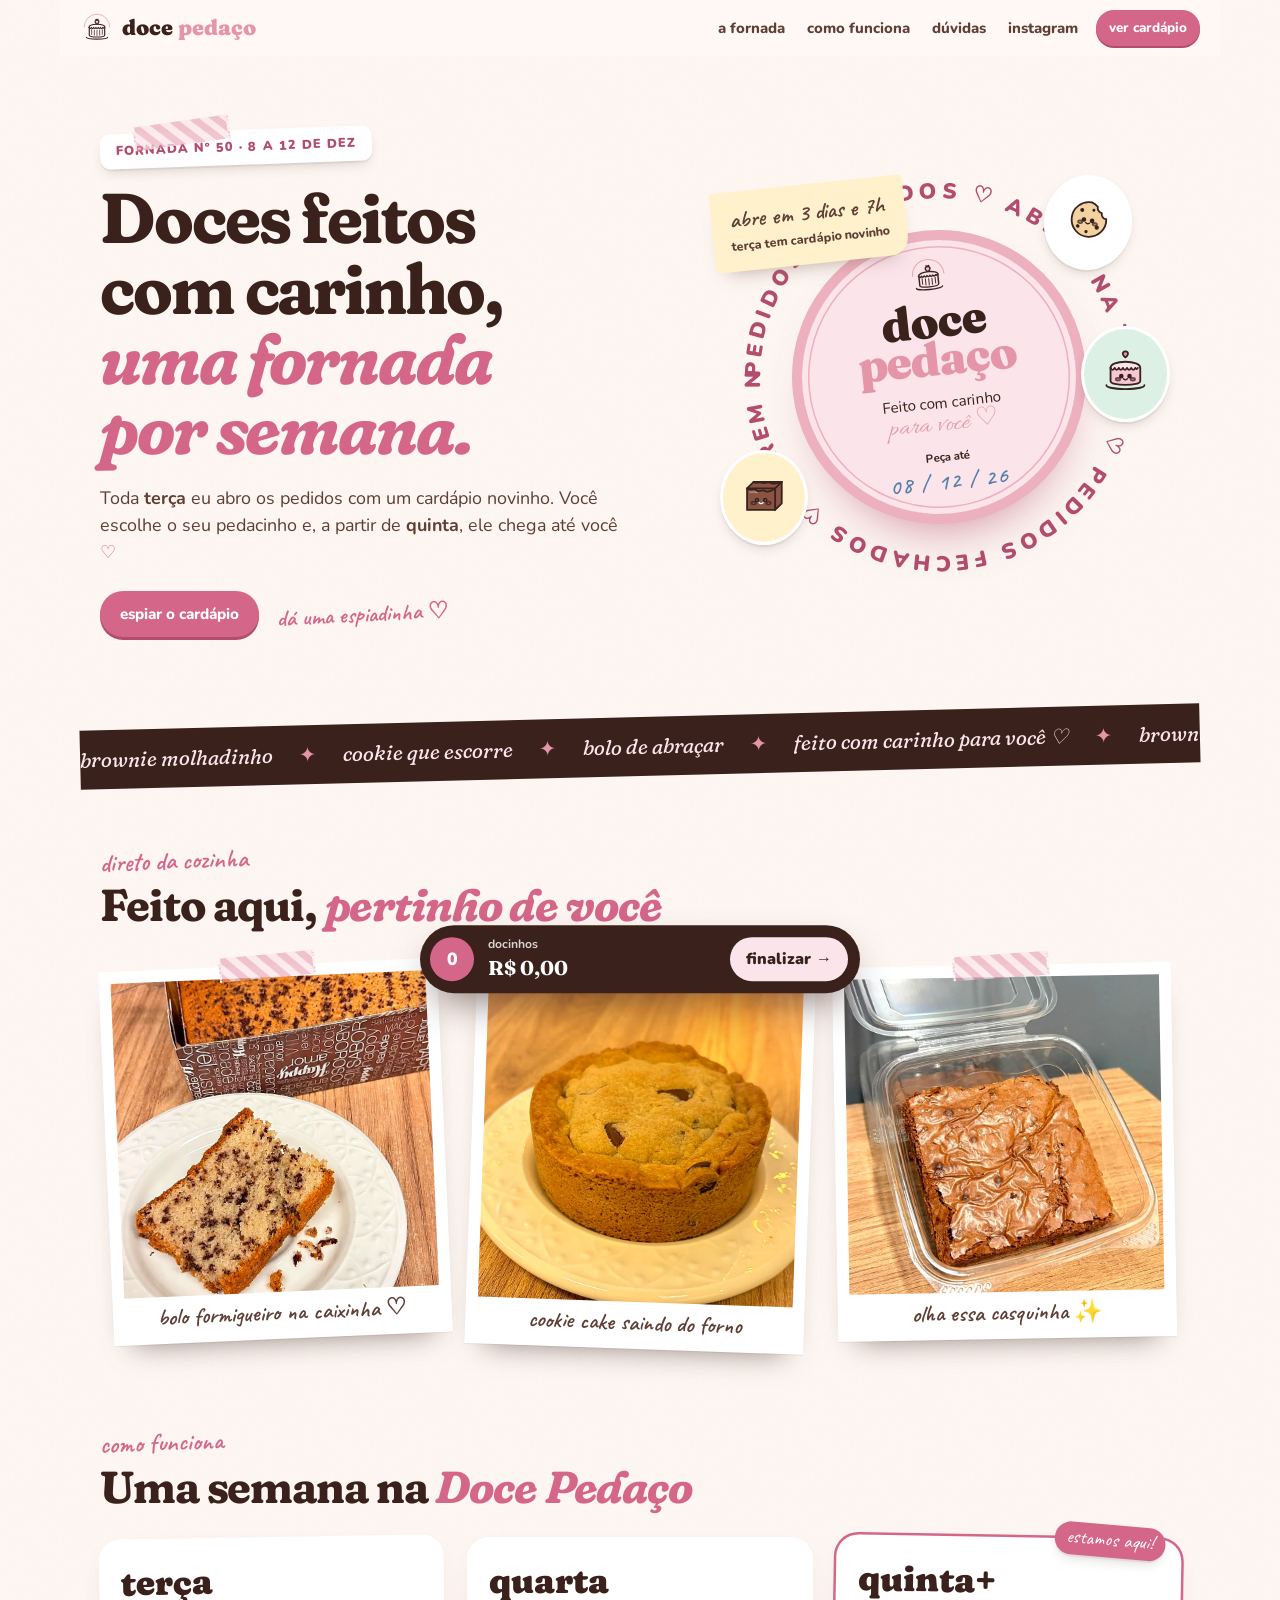
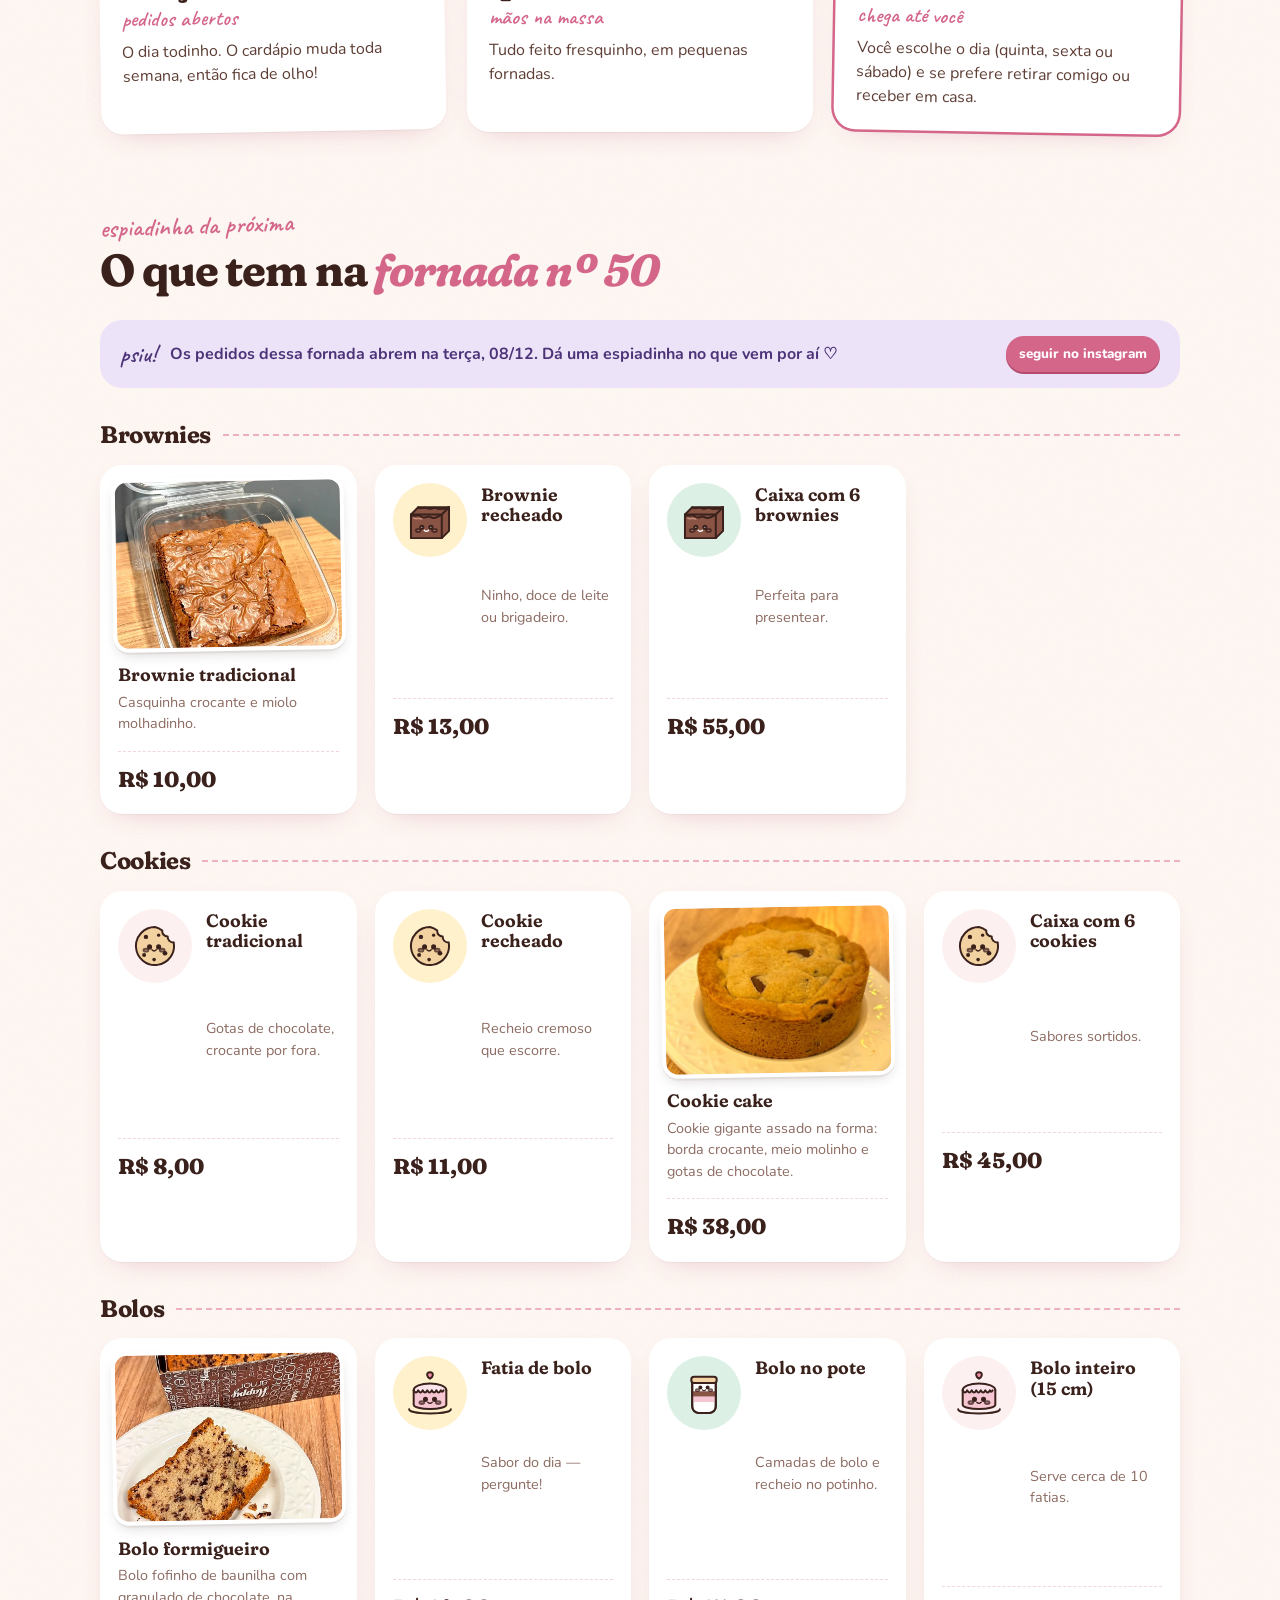
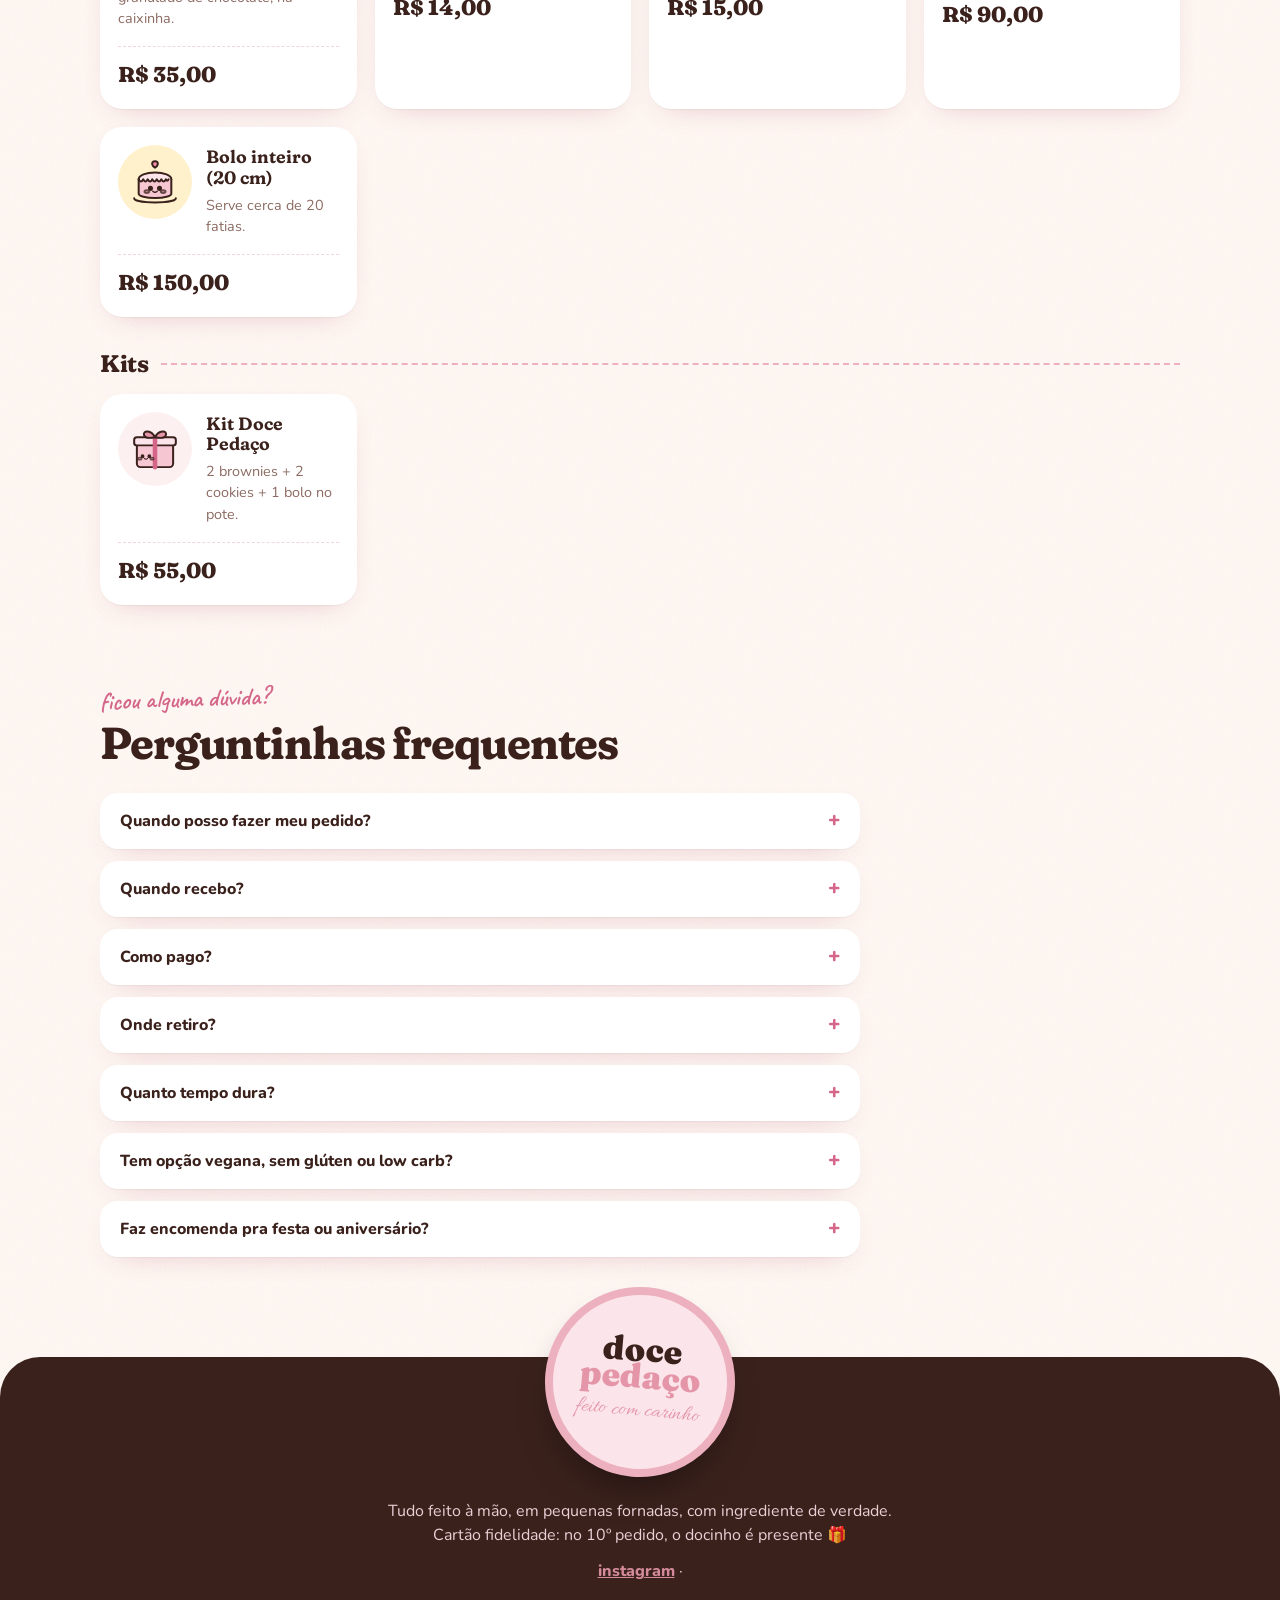
<file: index.html>
<!doctype html>
<html lang="pt-BR">
<head>
  <meta charset="utf-8">
  <meta name="viewport" content="width=device-width, initial-scale=1, viewport-fit=cover">
  <title>Doce Pedaço · uma fornada por semana</title>
  <meta name="description" content="Brownies, cookies e bolos feitos com carinho. Pedidos toda terça, entrega a partir de quinta.">
  <meta name="theme-color" content="#FFF9F5">
  <meta property="og:title" content="Doce Pedaço ♡">
  <meta property="og:description" content="Uma fornada por semana. Pedidos toda terça, com cardápio novinho.">
  <meta property="og:type" content="website">
  <meta property="og:image" content="assets/og.png">
  <meta property="og:image:width" content="1200">
  <meta property="og:image:height" content="630">
  <meta name="twitter:card" content="summary_large_image">
  <link rel="icon" href="assets/icon.svg" type="image/svg+xml">
  <link rel="apple-touch-icon" href="assets/icon-192.png">
  <link rel="preconnect" href="https://fonts.googleapis.com">
  <link rel="preconnect" href="https://fonts.gstatic.com" crossorigin>
  <link href="https://fonts.googleapis.com/css2?family=Allura&family=Caveat:wght@500;600;700&family=Fraunces:ital,opsz,wght,SOFT,WONK@0,9..144,400..900,0..100,0..1;1,9..144,400..900,0..100,0..1&family=Nunito:wght@400;600;700;800;900&display=swap" rel="stylesheet">
  <link rel="stylesheet" href="assets/style.css">
  <link rel="stylesheet" href="assets/site.css">
</head>
<body>
  <header class="s-topo">
    <a class="s-marca" href="#" aria-label="Doce Pedaço, início"><img src="assets/logo.svg" alt=""><span><b>doce</b> <i>pedaço</i></span></a>
    <nav class="s-nav">
      <a href="#fornada">a fornada</a>
      <a href="#como">como funciona</a>
      <a href="#duvidas">dúvidas</a>
      <a href="#" id="nav-insta" target="_blank" rel="noopener">instagram</a>
    </nav>
    <a class="btn rosa mini" href="#fornada" id="topo-cta">fazer pedido ♡</a>
  </header>

  <main>
    <!-- HERO -->
    <section class="s-hero">
      <div class="s-hero-texto">
        <span class="s-etiqueta-fornada fita esq" id="hero-fornada">fornada da semana</span>
        <h1>Doces feitos com carinho, <em class="doce">uma fornada por semana.</em></h1>
        <p class="s-sub">Toda <b>terça</b> eu abro os pedidos com um cardápio novinho. Você escolhe o seu pedacinho e, a partir de <b>quinta</b>, ele chega até você <span class="coracao">♡</span></p>
        <div class="s-hero-acoes">
          <a class="btn rosa" href="#fornada" id="hero-cta">ver a fornada da semana</a>
          <span class="mao s-hero-nota" id="hero-nota"></span>
        </div>
      </div>

      <div class="s-selo-area" aria-hidden="true">
        <svg class="s-anel" viewBox="0 0 300 300"><defs><path id="circulo" d="M150 150m-128 0a128 128 0 1 1 256 0a128 128 0 1 1-256 0"/></defs>
          <text><textPath href="#circulo" id="anel-texto">pedidos abertos ♡ toda terça ♡ pedidos abertos ♡ toda terça ♡</textPath></text></svg>
        <div class="s-selo">
          <img src="assets/logo.svg" alt="">
          <span class="l-doce">doce</span><span class="l-pedaco">pedaço</span>
          <span class="s-selo-frase">Feito com carinho<em>para você ♡</em></span>
          <span class="s-selo-val">Peça até<br><b id="selo-data">__ / __ / __</b></span>
        </div>
        <span class="s-mini m1" data-desenho="cookie"></span>
        <span class="s-mini m2" data-desenho="brownie"></span>
        <span class="s-mini m3" data-desenho="bolo"></span>
        <div class="postit s-postit" id="postit"><span class="mao" id="postit-1">carregando…</span><small id="postit-2"></small></div>
      </div>
    </section>

    <div class="s-faixa" aria-hidden="true"><div>
      <span>brownie molhadinho</span><span>✦</span><span>cookie que escorre</span><span>✦</span><span>bolo de abraçar</span><span>✦</span><span>feito com carinho para você ♡</span><span>✦</span>
      <span>brownie molhadinho</span><span>✦</span><span>cookie que escorre</span><span>✦</span><span>bolo de abraçar</span><span>✦</span><span>feito com carinho para você ♡</span><span>✦</span>
    </div></div>

    <!-- DIRETO DA COZINHA (fotos reais: config.js → galeria) -->
    <section class="s-secao hidden" id="cozinha">
      <p class="mao s-sobre">direto da cozinha</p>
      <h2 class="s-h2">Feito aqui, <em class="doce">pertinho de você</em></h2>
      <div class="s-polaroids" id="polaroids"></div>
    </section>

    <!-- COMO FUNCIONA -->
    <section class="s-secao" id="como">
      <p class="mao s-sobre">como funciona</p>
      <h2 class="s-h2">Uma semana na <em class="doce">Doce Pedaço</em></h2>
      <ol class="s-semana" id="semana"></ol>
    </section>

    <!-- FORNADA -->
    <section class="s-secao" id="fornada">
      <p class="mao s-sobre" id="fornada-sobre">muda toda semana!</p>
      <h2 class="s-h2" id="fornada-titulo">O que tem nessa fornada</h2>
      <div class="s-aviso hidden" id="aviso"></div>
      <div id="cardapio" class="s-cardapio"><p class="muted">Carregando a fornada…</p></div>
    </section>

    <!-- PEDIDO -->
    <section class="s-secao hidden" id="pedido">
      <div class="s-ticket">
        <div class="s-ticket-topo">
          <p class="mao">o seu pedido</p>
          <h2>Quase lá, que delícia ♡</h2>
        </div>
        <ul class="s-resumo" id="resumo"></ul>
        <form id="form" autocomplete="on" novalidate>
          <div class="s-linha"><label for="nome">seu nome</label><input id="nome" name="name" autocomplete="name" required maxlength="80" placeholder="como posso te chamar?"></div>
          <div class="s-linha"><label for="tel">whatsapp</label><input id="tel" name="tel" type="tel" inputmode="tel" autocomplete="tel" required placeholder="(51) 99999-9999"></div>
          <fieldset class="s-grupo"><legend>quando você quer?</legend><div class="chips" id="dias"></div></fieldset>
          <fieldset class="s-grupo"><legend>como prefere?</legend><div class="chips" id="receber"></div>
            <p class="small muted s-dica">Depois eu te chamo no WhatsApp pra combinar horário e lugar ♡</p></fieldset>
          <div class="s-linha hidden" id="linha-end"><label for="end">endereço</label><input id="end" autocomplete="street-address" maxlength="200" placeholder="rua, número, bairro"></div>
          <div class="s-linha"><label for="obs">um recadinho?</label><input id="obs" maxlength="400" placeholder="sabor, alergia, é presente…"></div>
          <div class="s-total"><span>total</span><strong id="total">R$ 0,00</strong></div>
          <p class="s-erro" id="erro" role="alert"></p>
          <button class="btn rosa s-enviar" id="enviar" type="submit">enviar meu pedido ♡</button>
        </form>
      </div>
    </section>

    <!-- DEPOIMENTOS (aparece quando houver depoimentos reais no config.js) -->
    <section class="s-secao hidden" id="depoimentos">
      <p class="mao s-sobre">quem já provou</p>
      <h2 class="s-h2">Recadinhos das clientes <em class="doce">♡</em></h2>
      <div class="s-deps" id="dep-lista"></div>
    </section>

    <!-- PERGUNTAS -->
    <section class="s-secao" id="duvidas">
      <p class="mao s-sobre">ficou alguma dúvida?</p>
      <h2 class="s-h2">Perguntinhas frequentes</h2>
      <div class="s-faq">
        <details><summary>Quando posso fazer meu pedido?</summary><p>Toda terça-feira, o dia todo, aqui no site. As vagas são limitadas, então quando lota a fornada fecha. Se fechou, na terça seguinte tem fornada nova ♡</p></details>
        <details><summary>Quando recebo?</summary><p>A partir de quinta-feira. Você escolhe o dia na hora do pedido. Às vezes também tem entrega na quarta à noite.</p></details>
        <details><summary>Como pago?</summary><p>Depois do pedido eu te chamo no WhatsApp pra confirmar tudo e combinar o pagamento (Pix, dinheiro ou cartão).</p></details>
        <details><summary>Onde retiro?</summary><p>Combinamos pelo WhatsApp o melhor lugar e horário pra você. Se preferir, também entrego em casa (com uma taxinha).</p></details>
        <details><summary>Quanto tempo dura?</summary><p>Brownies duram uns 5 dias, cookies 7, e bolos e potes de 2 a 3 dias na geladeira. A data certinha vem na etiqueta de cada doce.</p></details>
        <details><summary>Tem opção vegana, sem glúten ou low carb?</summary><p>Quando tem na fornada, aparece com um selinho no cardápio, e dá pra filtrar lá em cima. Se você tem alguma alergia, escreve no recadinho do pedido.</p></details>
        <details><summary>Faz encomenda pra festa ou aniversário?</summary><p>Faço sim! Me chama no WhatsApp ou no Instagram com a data e a quantidade que eu te passo as opções ♡</p></details>
      </div>
    </section>

    <!-- SUCESSO -->
    <section class="s-secao hidden" id="sucesso">
      <div class="s-ticket s-ok">
        <span class="s-ok-desenho" data-desenho="coracao"></span>
        <p class="mao">ebaaa!</p>
        <h2 id="ok-titulo">Recebi seu pedido ♡</h2>
        <p id="ok-texto"></p>
        <ul class="s-resumo" id="ok-resumo"></ul>
        <div class="s-ok-acoes" id="ok-acoes"></div>
      </div>
    </section>
  </main>

  <footer class="s-rodape">
    <div class="s-rodape-selo"><span class="l-doce">doce</span><span class="l-pedaco">pedaço</span><span class="script">feito com carinho</span></div>
    <p>Tudo feito à mão, em pequenas fornadas, com ingrediente de verdade.<br>Cartão fidelidade: no 10º pedido, o docinho é presente 🎁</p>
    <p class="s-rodape-links"><a href="#" id="rod-insta" target="_blank" rel="noopener">instagram</a> · <a href="#" id="rod-zap" target="_blank" rel="noopener">whatsapp</a></p>
  </footer>

  <div class="s-sacola" id="sacola" aria-live="polite"><a href="#pedido" class="s-sacola-in">
    <span class="s-sacola-qtd" id="sacola-qtd">0</span><span><small id="sacola-txt">docinhos</small><b id="sacola-total">R$ 0,00</b></span><span class="s-sacola-ir">finalizar →</span>
  </a></div>
  <div class="toast" id="toast"></div>

  <script src="assets/config.js"></script>
  <script src="assets/fornada.js"></script>
  <script src="assets/mimos.js"></script>
  <script src="assets/site.js"></script>
</body>
</html>
</file>
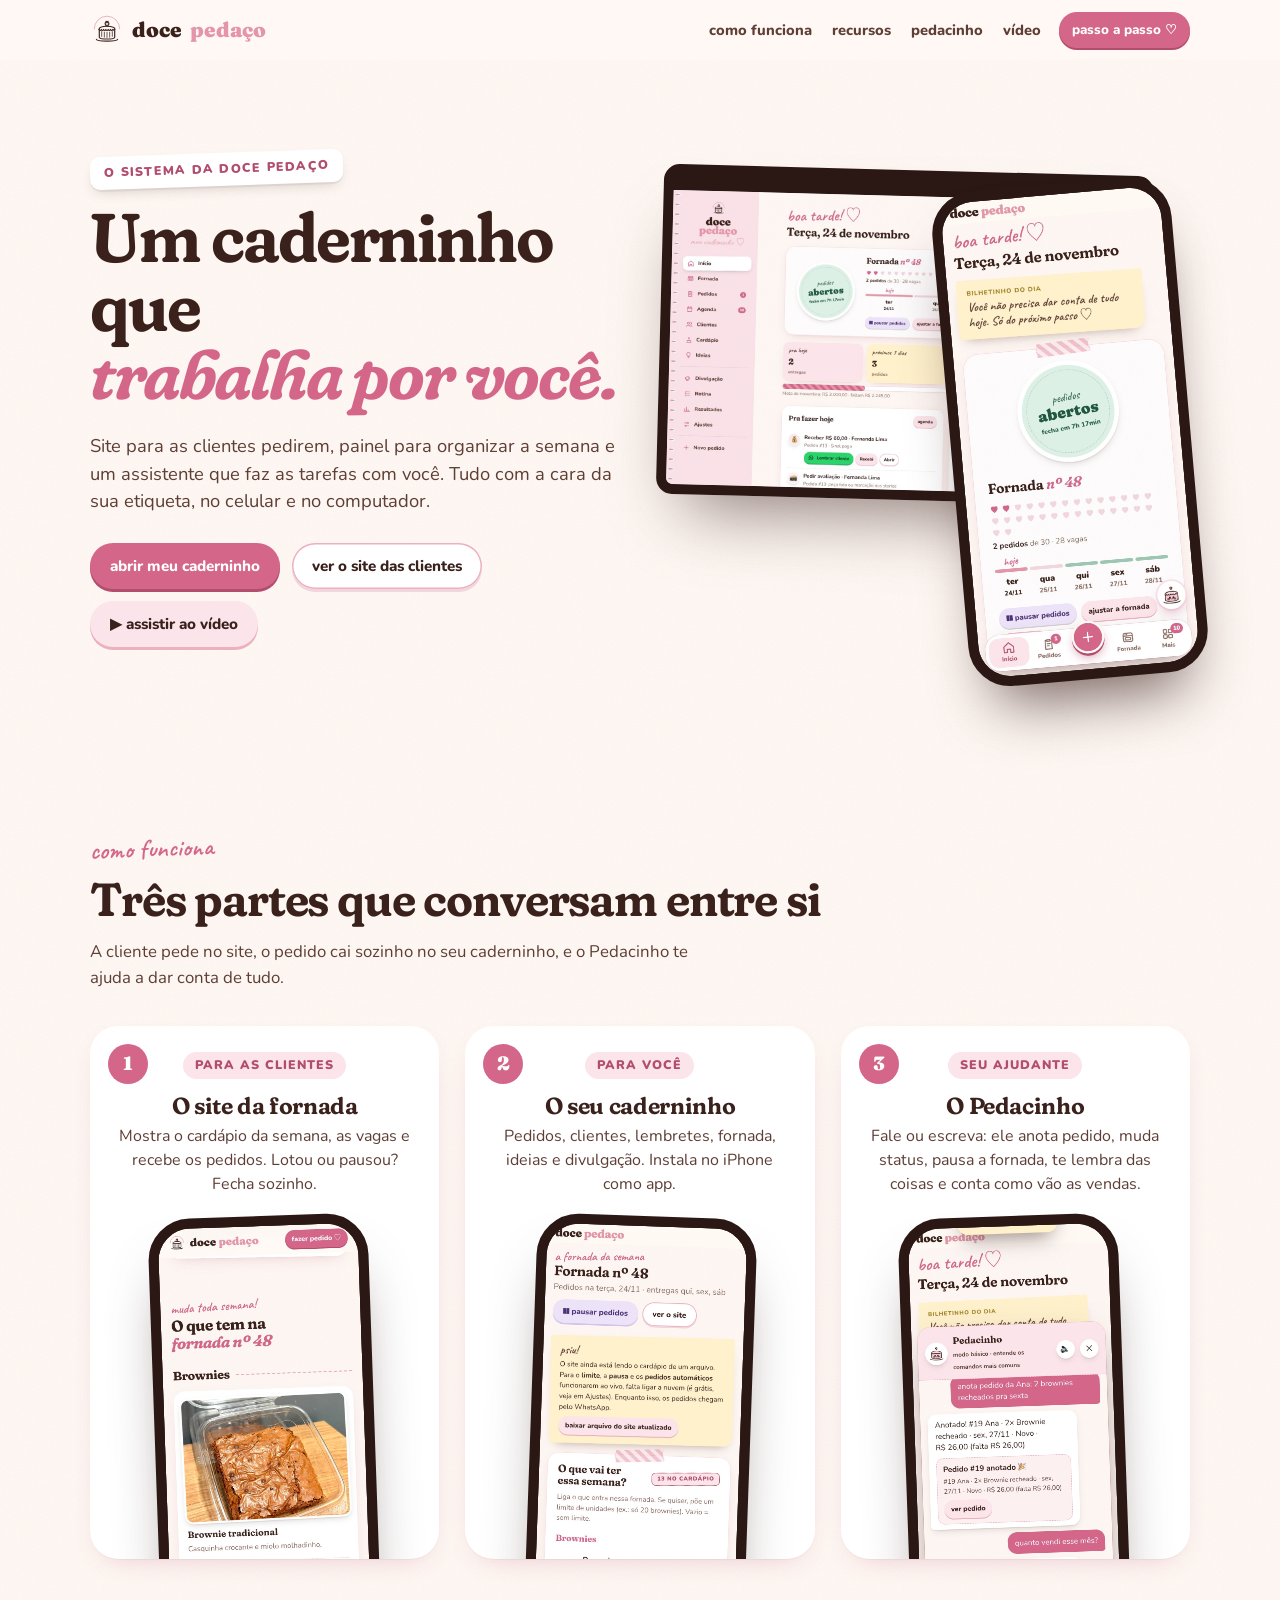
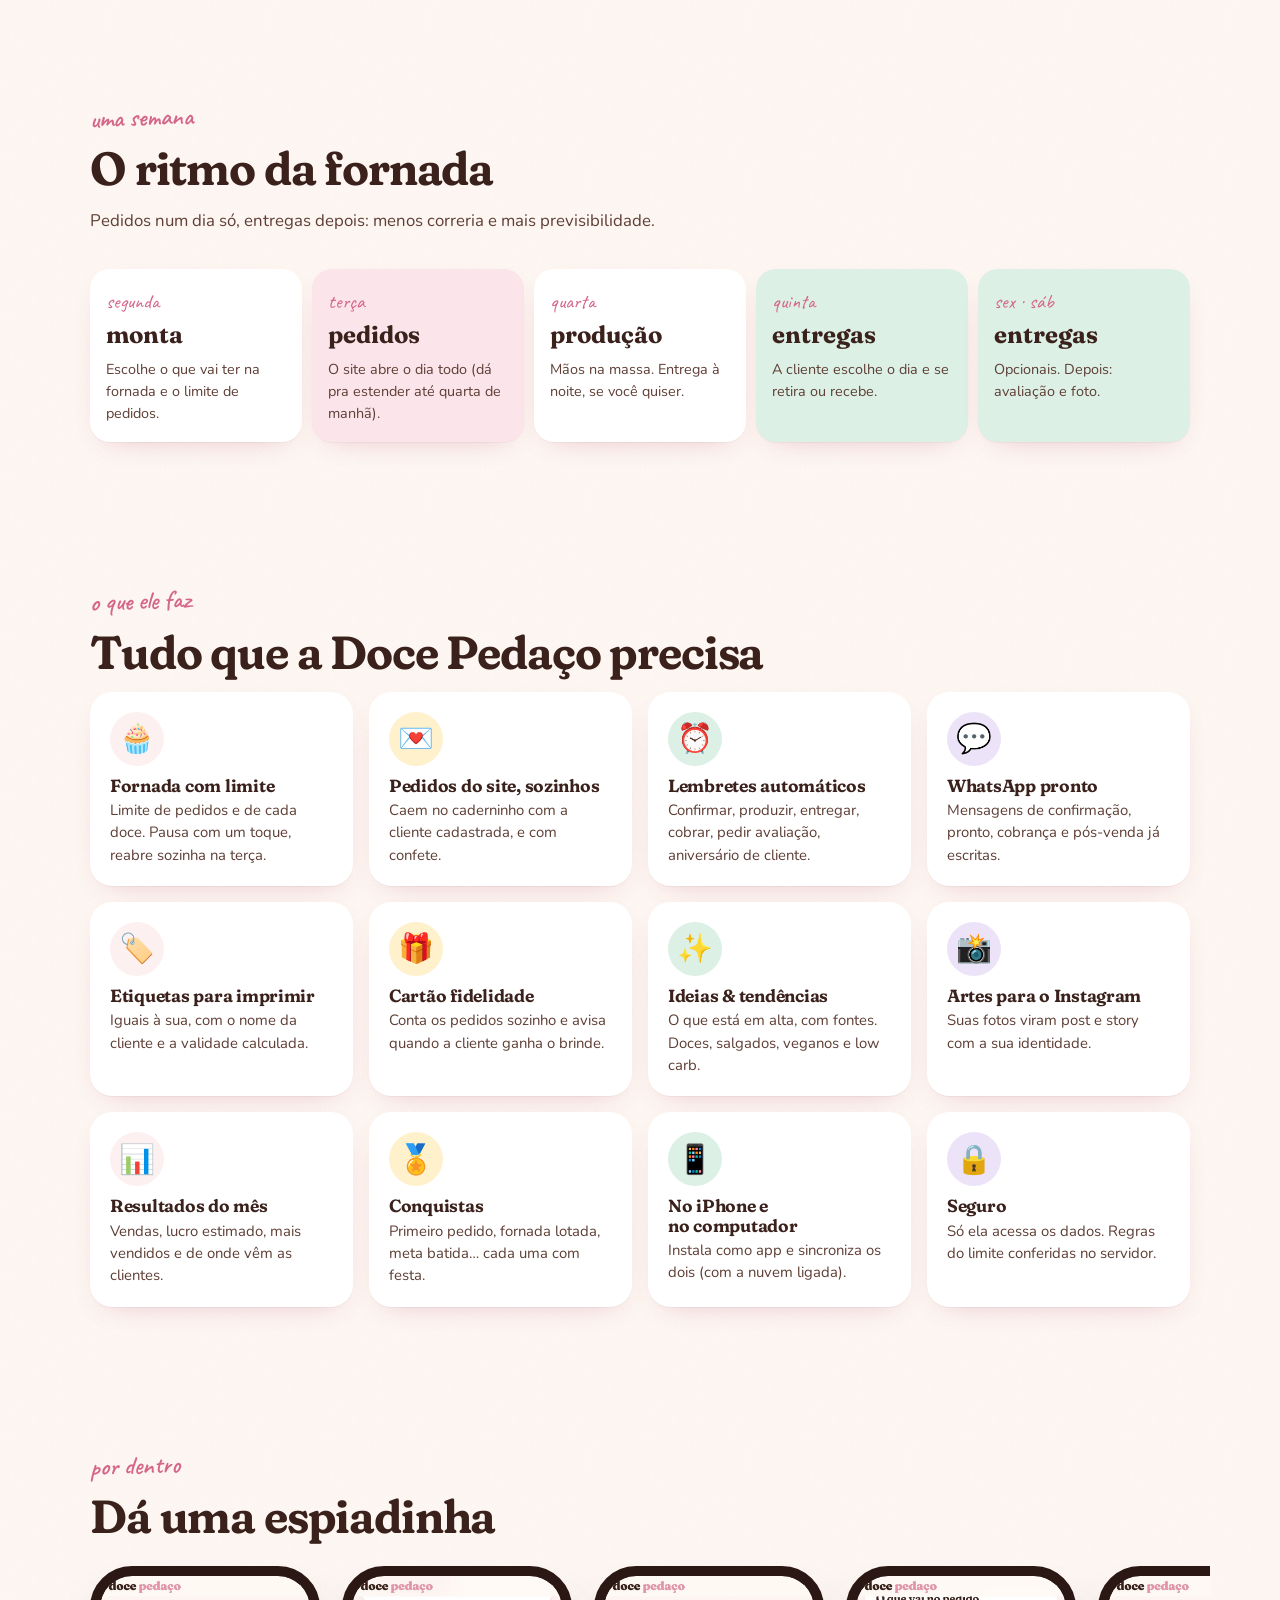
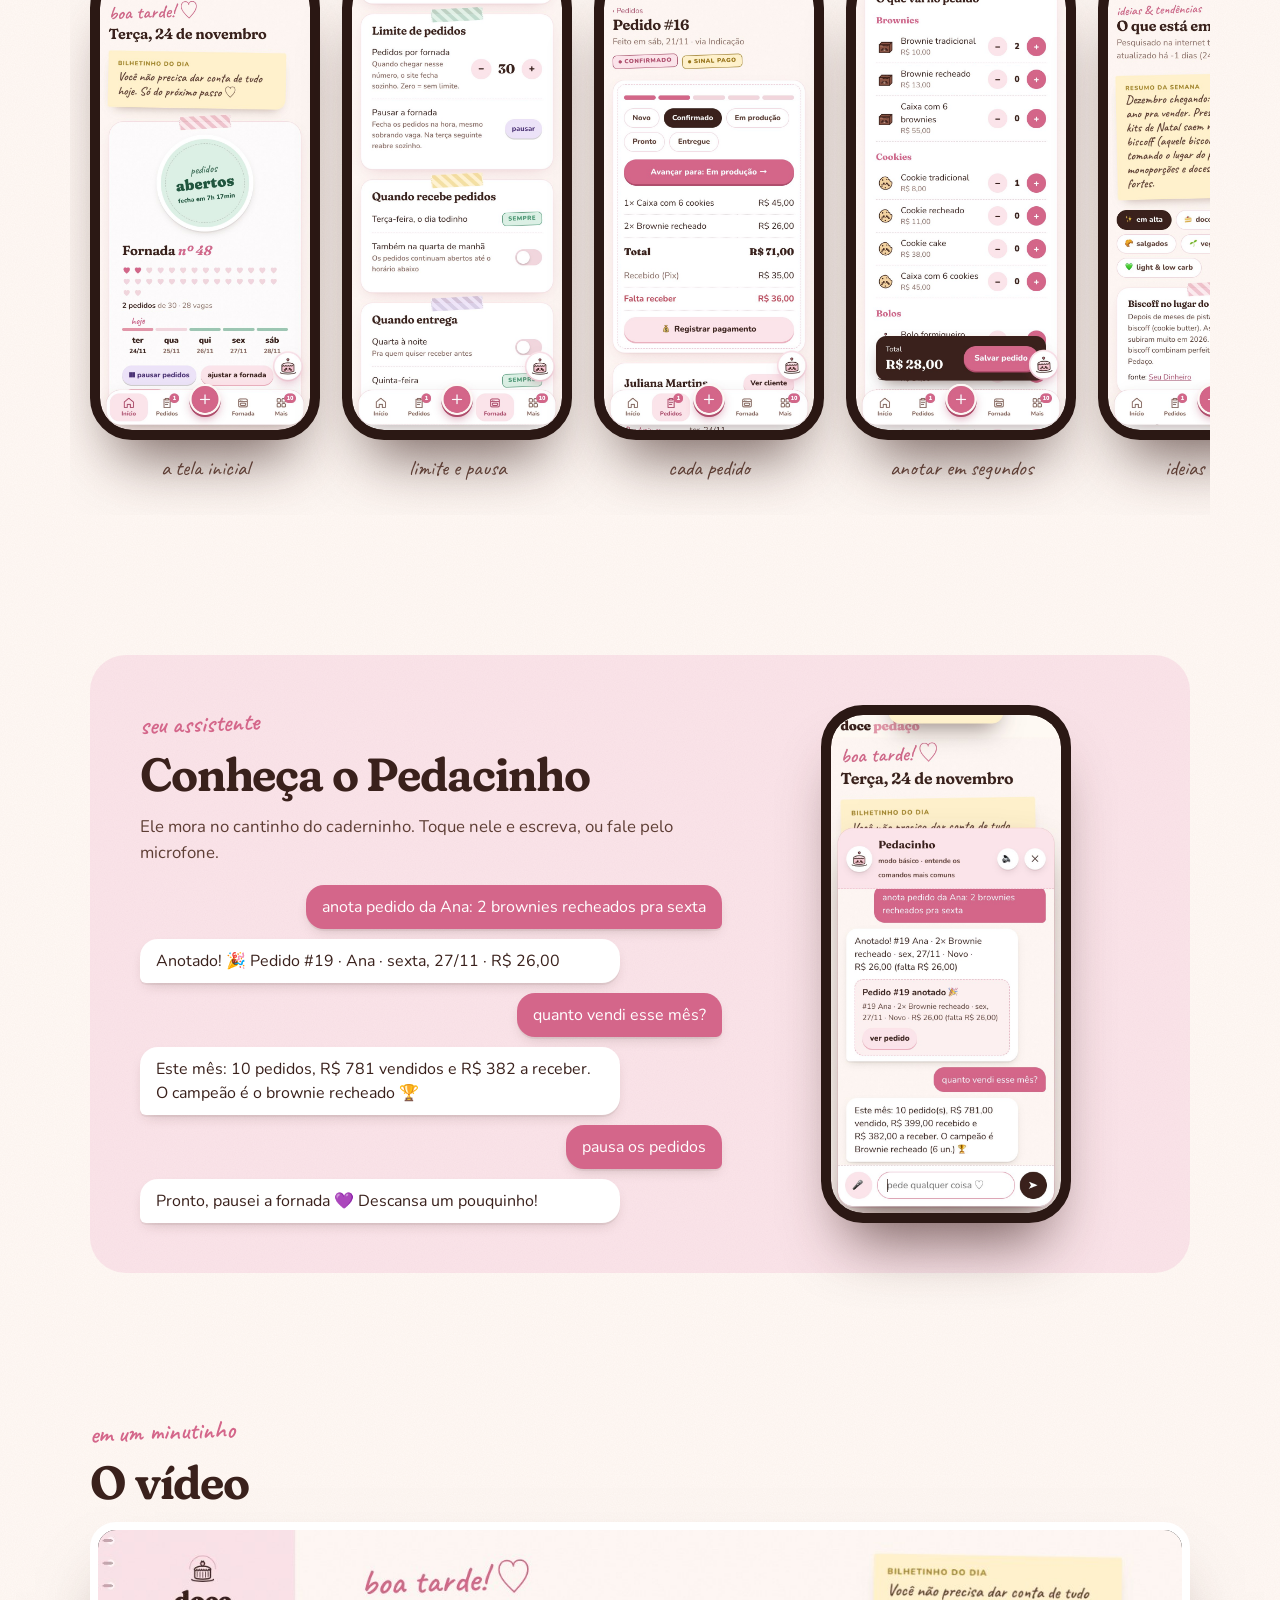
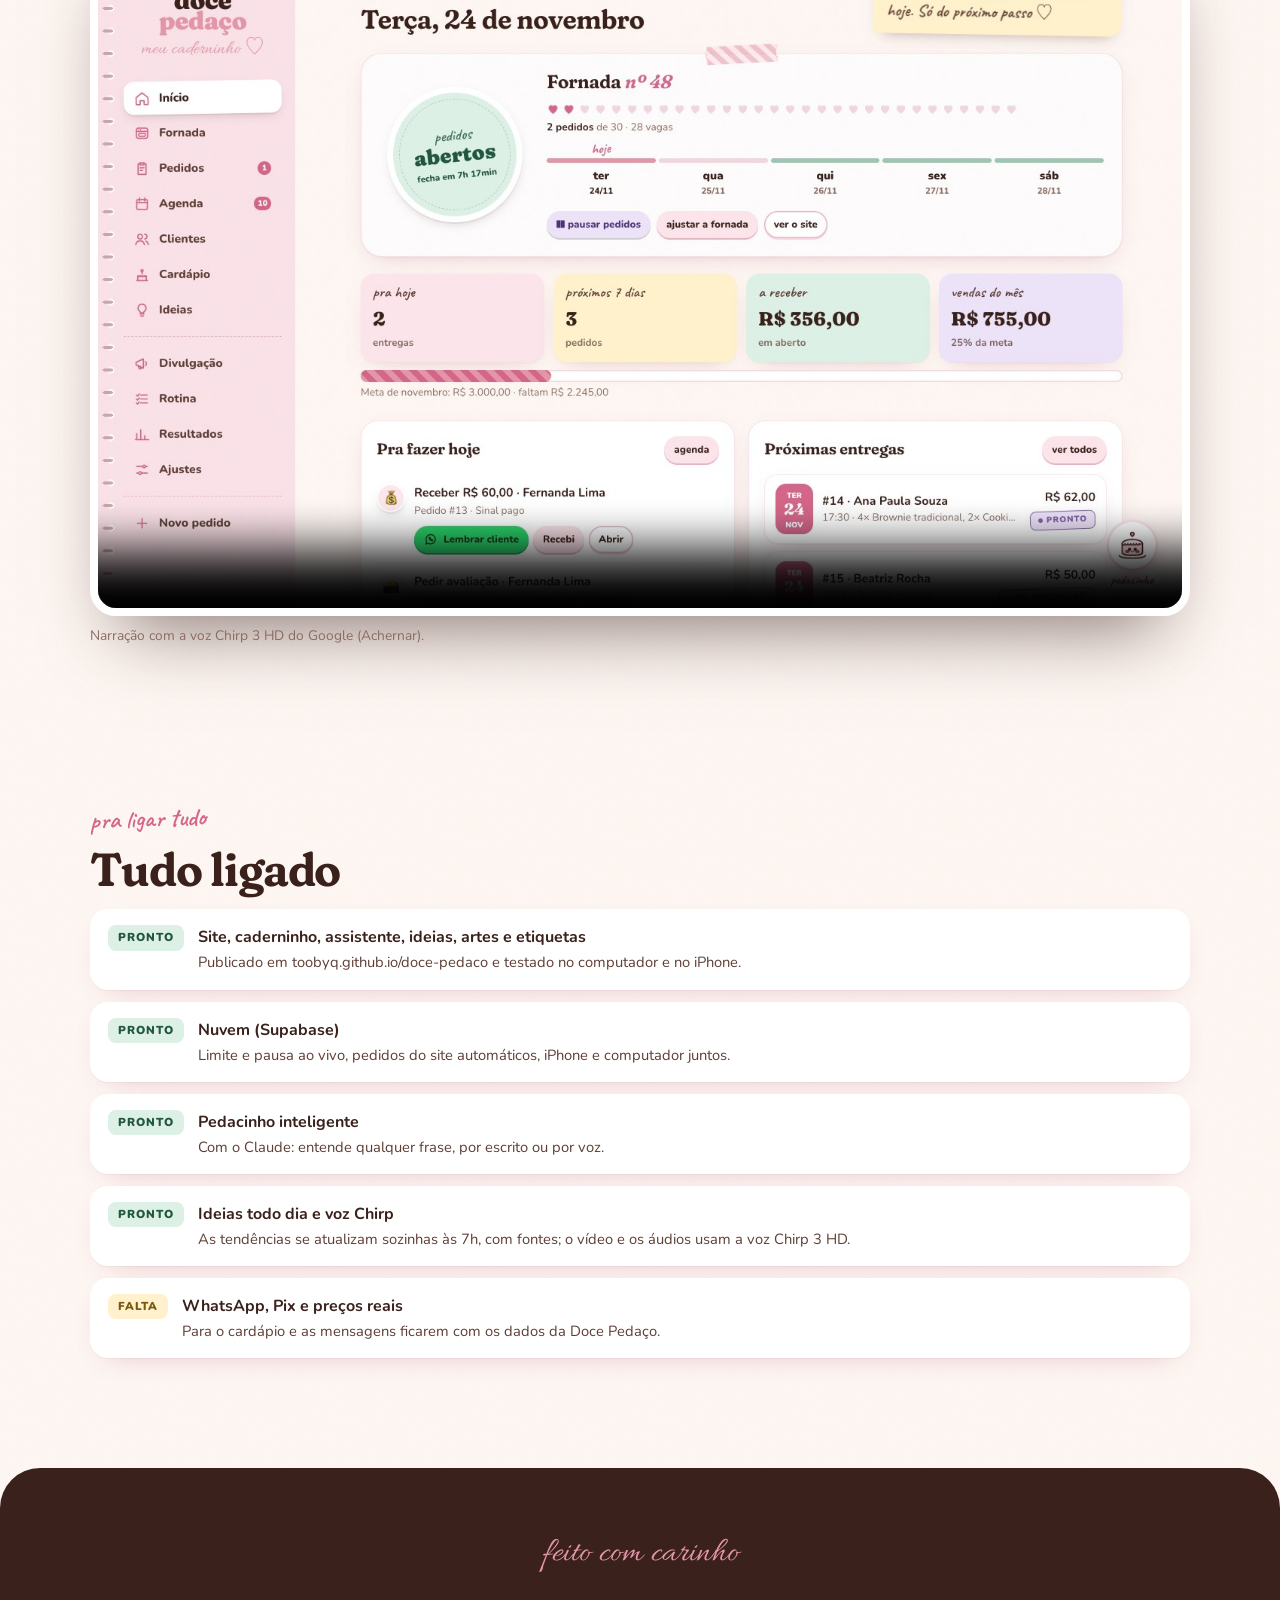
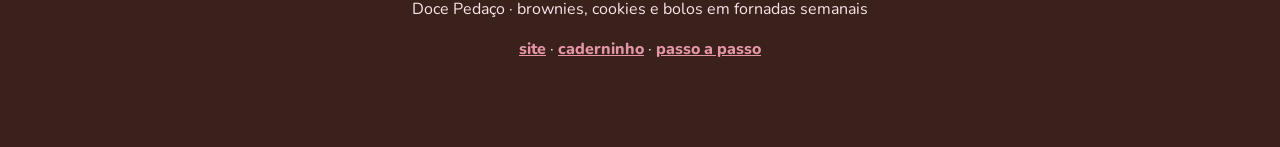
<file: apresentacao/index.html>
<!doctype html>
<html lang="pt-BR">
<head>
  <meta charset="utf-8">
  <meta name="viewport" content="width=device-width, initial-scale=1, viewport-fit=cover">
  <title>Doce Pedaço · o sistema</title>
  <meta name="description" content="Site, caderninho e assistente: como funciona o sistema da Doce Pedaço.">
  <meta name="theme-color" content="#FFF9F5">
  <meta property="og:image" content="../assets/og.png">
  <link rel="icon" href="../assets/icon.svg" type="image/svg+xml">
  <link rel="preconnect" href="https://fonts.googleapis.com">
  <link rel="preconnect" href="https://fonts.gstatic.com" crossorigin>
  <link href="https://fonts.googleapis.com/css2?family=Allura&family=Caveat:wght@500;600;700&family=Fraunces:ital,opsz,wght,SOFT,WONK@0,9..144,400..900,0..100,0..1;1,9..144,400..900,0..100,0..1&family=Nunito:wght@400;600;700;800;900&display=swap" rel="stylesheet">
  <link rel="stylesheet" href="../assets/style.css">
  <style>
    body { overflow-x: hidden; }
    .w { max-width: 1140px; margin: 0 auto; padding: 0 20px; }
    .topo { position: sticky; top: 0; z-index: 30; background: rgba(255, 249, 245, .88); backdrop-filter: blur(14px); -webkit-backdrop-filter: blur(14px); }
    .topo .w { display: flex; align-items: center; gap: 18px; padding-top: 12px; padding-bottom: 12px; }
    .marca { display: flex; align-items: center; gap: 8px; text-decoration: none; font-family: var(--f-display); font-weight: 900; font-size: 1.3rem; color: var(--chocolate); }
    .marca img { width: 34px; } .marca i { font-style: normal; color: var(--rosa); }
    .topo nav { margin-left: auto; display: none; gap: 20px; } .topo nav a { color: var(--chocolate-2); font-weight: 800; text-decoration: none; font-size: .92rem; }
    @media (min-width: 820px) { .topo nav { display: flex; } }
    .hero { display: grid; gap: 40px; padding: 50px 0 70px; align-items: center; }
    @media (min-width: 900px) { .hero { grid-template-columns: 1fr 1fr; padding: 80px 0 100px; } }
    .hero h1 { font-size: clamp(2.6rem, 6.5vw, 4.3rem); line-height: 1; letter-spacing: -.03em; }
    .hero h1 em { display: block; }
    .hero p.lead { font-size: 1.15rem; color: var(--chocolate-2); max-width: 32em; margin: 22px 0 28px; }
    .acoes-hero { display: flex; flex-wrap: wrap; gap: 12px; }
    .eyebrow { display: inline-block; font-weight: 900; font-size: .78rem; letter-spacing: .1em; text-transform: uppercase; color: var(--morango-escuro); background: #fff; padding: 7px 14px; border-radius: 10px; box-shadow: var(--sombra-adesivo); transform: rotate(-2deg); margin-bottom: 18px; }
    /* aparelhos */
    .palco { position: relative; min-height: 520px; }
    .pc { position: absolute; left: 0; right: 40px; top: 30px; border-radius: 16px; overflow: hidden; border: 10px solid #2b1814; border-top-width: 26px; box-shadow: 0 40px 70px -30px rgba(58, 33, 28, .6); transform: rotate(1.5deg); }
    .pc img { display: block; width: 100%; }
    .cel { width: 240px; border-radius: 42px; border: 10px solid #2b1814; overflow: hidden; box-shadow: 0 40px 60px -25px rgba(58, 33, 28, .7); background: #2b1814; }
    .cel img { display: block; width: 100%; border-radius: 32px; }
    .palco .cel { position: absolute; right: 0; bottom: -20px; transform: rotate(-5deg); }
    @media (max-width: 600px) { .palco { min-height: 420px; } .palco .cel { width: 170px; } }
    section { padding: 70px 0; }
    .sobre { font-family: var(--f-mao); color: var(--morango); font-size: 1.6rem; transform: rotate(-2deg); display: inline-block; margin: 0; font-weight: 600; }
    h2.t { font-size: clamp(2rem, 4.6vw, 2.9rem); letter-spacing: -.025em; margin: 6px 0 14px; }
    .intro { color: var(--chocolate-2); max-width: 38em; font-size: 1.05rem; margin: 0 0 36px; }
    /* três partes */
    .tres { display: grid; gap: 26px; }
    @media (min-width: 860px) { .tres { grid-template-columns: repeat(3, 1fr); } }
    .parte { background: var(--leite); border-radius: 28px; padding: 26px 22px 0; box-shadow: var(--sombra); overflow: hidden; position: relative; text-align: center; }
    .parte .num { position: absolute; top: 18px; left: 18px; width: 40px; height: 40px; border-radius: 50%; background: var(--morango); color: #fff; display: grid; place-items: center; font-family: var(--f-display); font-weight: 900; font-size: 1.2rem; }
    .parte h3 { font-size: 1.45rem; margin: 10px 0 6px; } .parte p { color: var(--chocolate-2); margin: 0 0 20px; }
    .parte .cel { margin: 0 auto -110px; width: 220px; transform: rotate(-2deg); }
    .parte:nth-child(2) .cel { transform: rotate(2deg); }
    .parte .para { display: inline-block; font-size: .78rem; font-weight: 900; letter-spacing: .08em; text-transform: uppercase; padding: 4px 12px; border-radius: 999px; background: var(--rosa-etiqueta); color: var(--morango-escuro); margin-bottom: 4px; }
    /* semana */
    .semana { display: grid; grid-template-columns: repeat(5, 1fr); gap: 10px; }
    @media (max-width: 700px) { .semana { grid-template-columns: 1fr 1fr; } }
    .dia { background: var(--leite); border-radius: 20px; padding: 18px 16px; box-shadow: var(--sombra); }
    .dia b { font-family: var(--f-display); font-size: 1.5rem; display: block; } .dia span { font-family: var(--f-mao); color: var(--morango); font-size: 1.25rem; } .dia p { margin: 6px 0 0; font-size: .9rem; color: var(--chocolate-2); }
    .dia.ped { background: var(--rosa-etiqueta); } .dia.ent { background: var(--menta); }
    /* recursos */
    .recursos { display: grid; gap: 16px; grid-template-columns: repeat(auto-fill, minmax(250px, 1fr)); }
    .rec { background: var(--leite); border-radius: 22px; padding: 20px; box-shadow: var(--sombra); transition: transform .2s; }
    .rec:hover { transform: translateY(-4px) rotate(-.5deg); }
    .rec .ico { font-size: 1.8rem; width: 54px; height: 54px; border-radius: 50%; display: grid; place-items: center; background: var(--papel-2); margin-bottom: 10px; }
    .rec:nth-child(4n+2) .ico { background: var(--baunilha); } .rec:nth-child(4n+3) .ico { background: var(--menta); } .rec:nth-child(4n) .ico { background: var(--lavanda); }
    .rec h3 { font-size: 1.1rem; margin-bottom: 4px; } .rec p { margin: 0; color: var(--chocolate-2); font-size: .93rem; }
    /* galeria */
    .galeria { display: flex; gap: 22px; overflow-x: auto; scroll-snap-type: x mandatory; padding: 10px 20px 30px; margin: 0 -20px; scrollbar-width: thin; }
    .galeria figure { flex: none; scroll-snap-align: center; margin: 0; text-align: center; }
    .galeria .cel { width: 230px; }
    .galeria figcaption { font-family: var(--f-mao); font-size: 1.35rem; color: var(--chocolate-2); margin-top: 12px; }
    /* pedacinho */
    .ped-bloco { display: grid; gap: 30px; align-items: center; background: var(--rosa-etiqueta) var(--papel-textura); border-radius: 36px; padding: 40px 28px; }
    @media (min-width: 860px) { .ped-bloco { grid-template-columns: 1.2fr .8fr; padding: 50px; } }
    .falas { display: grid; gap: 10px; margin: 20px 0 0; }
    .fala { background: #fff; border-radius: 18px 18px 18px 6px; padding: 10px 16px; box-shadow: var(--sombra-adesivo); max-width: 30em; }
    .fala.eu { background: var(--morango); color: #fff; border-radius: 18px 18px 6px 18px; justify-self: end; }
    /* vídeo */
    .video { border-radius: 26px; overflow: hidden; box-shadow: 0 40px 70px -30px rgba(58, 33, 28, .6); border: 8px solid #fff; background: #000; }
    .video video { display: block; width: 100%; }
    /* checklist */
    .falta { display: grid; gap: 12px; }
    .item-f { display: flex; gap: 14px; align-items: flex-start; background: var(--leite); border-radius: 18px; padding: 16px 18px; box-shadow: var(--sombra); }
    .item-f .st { flex: none; font-weight: 900; font-size: .72rem; letter-spacing: .08em; text-transform: uppercase; padding: 4px 10px; border-radius: 8px; }
    .st.ok { background: var(--menta); color: #22573f; } .st.voce { background: var(--baunilha); color: #7a5a10; }
    .item-f p { margin: 2px 0 0; color: var(--chocolate-2); font-size: .92rem; }
    footer { background: var(--chocolate); color: var(--rosa-etiqueta); text-align: center; padding: 60px 20px 70px; margin-top: 40px; border-radius: 40px 40px 0 0; }
    footer .script { font-size: 2.2rem; display: block; color: var(--rosa); }
    footer a { color: var(--rosa); font-weight: 800; }
    .aparece { opacity: 0; transform: translateY(24px); transition: opacity .7s ease, transform .7s cubic-bezier(.2, .8, .3, 1); }
    .aparece.on { opacity: 1; transform: none; }
    @media (prefers-reduced-motion: reduce) { .aparece { opacity: 1; transform: none; } }
  </style>
</head>
<body>
  <header class="topo"><div class="w">
    <a class="marca" href="#"><img src="../assets/logo.svg" alt="">doce <i>pedaço</i></a>
    <nav><a href="#como">como funciona</a><a href="#recursos">recursos</a><a href="#pedacinho">pedacinho</a><a href="#video">vídeo</a></nav>
    <a class="btn rosa mini" href="passo-a-passo.html">passo a passo ♡</a>
  </div></header>

  <main class="w">
    <section class="hero">
      <div>
        <span class="eyebrow">o sistema da Doce Pedaço</span>
        <h1>Um caderninho que <em class="doce">trabalha por você.</em></h1>
        <p class="lead">Site para as clientes pedirem, painel para organizar a semana e um assistente que faz as tarefas com você. Tudo com a cara da sua etiqueta, no celular e no computador.</p>
        <div class="acoes-hero">
          <a class="btn rosa" href="../painel.html">abrir meu caderninho</a>
          <a class="btn borda" href="../index.html">ver o site das clientes</a>
          <a class="btn claro" href="#video">▶ assistir ao vídeo</a>
        </div>
      </div>
      <div class="palco aparece">
        <div class="pc"><img src="telas/d-painel.jpg" alt="Painel no computador"></div>
        <div class="cel"><img src="telas/p-inicio.jpg" alt="Painel no celular"></div>
      </div>
    </section>

    <section id="como">
      <p class="sobre">como funciona</p>
      <h2 class="t">Três partes que conversam entre si</h2>
      <p class="intro">A cliente pede no site, o pedido cai sozinho no seu caderninho, e o Pedacinho te ajuda a dar conta de tudo.</p>
      <div class="tres">
        <article class="parte aparece"><span class="num">1</span><span class="para">para as clientes</span><h3>O site da fornada</h3><p>Mostra o cardápio da semana, as vagas e recebe os pedidos. Lotou ou pausou? Fecha sozinho.</p><div class="cel"><img src="telas/s-cardapio.jpg" alt="Site das clientes"></div></article>
        <article class="parte aparece"><span class="num">2</span><span class="para">para você</span><h3>O seu caderninho</h3><p>Pedidos, clientes, lembretes, fornada, ideias e divulgação. Instala no iPhone como app.</p><div class="cel"><img src="telas/p-fornada.jpg" alt="Tela da fornada"></div></article>
        <article class="parte aparece"><span class="num">3</span><span class="para">seu ajudante</span><h3>O Pedacinho</h3><p>Fale ou escreva: ele anota pedido, muda status, pausa a fornada, te lembra das coisas e conta como vão as vendas.</p><div class="cel"><img src="telas/p-assistente.jpg" alt="Assistente Pedacinho"></div></article>
      </div>
    </section>

    <section>
      <p class="sobre">uma semana</p>
      <h2 class="t">O ritmo da fornada</h2>
      <p class="intro">Pedidos num dia só, entregas depois: menos correria e mais previsibilidade.</p>
      <div class="semana">
        <div class="dia aparece"><span>segunda</span><b>monta</b><p>Escolhe o que vai ter na fornada e o limite de pedidos.</p></div>
        <div class="dia ped aparece"><span>terça</span><b>pedidos</b><p>O site abre o dia todo (dá pra estender até quarta de manhã).</p></div>
        <div class="dia aparece"><span>quarta</span><b>produção</b><p>Mãos na massa. Entrega à noite, se você quiser.</p></div>
        <div class="dia ent aparece"><span>quinta</span><b>entregas</b><p>A cliente escolhe o dia e se retira ou recebe.</p></div>
        <div class="dia ent aparece"><span>sex · sáb</span><b>entregas</b><p>Opcionais. Depois: avaliação e foto.</p></div>
      </div>
    </section>

    <section id="recursos">
      <p class="sobre">o que ele faz</p>
      <h2 class="t">Tudo que a Doce Pedaço precisa</h2>
      <div class="recursos">
        <div class="rec aparece"><div class="ico">🧁</div><h3>Fornada com limite</h3><p>Limite de pedidos e de cada doce. Pausa com um toque, reabre sozinha na terça.</p></div>
        <div class="rec aparece"><div class="ico">💌</div><h3>Pedidos do site, sozinhos</h3><p>Caem no caderninho com a cliente cadastrada, e com confete.</p></div>
        <div class="rec aparece"><div class="ico">⏰</div><h3>Lembretes automáticos</h3><p>Confirmar, produzir, entregar, cobrar, pedir avaliação, aniversário de cliente.</p></div>
        <div class="rec aparece"><div class="ico">💬</div><h3>WhatsApp pronto</h3><p>Mensagens de confirmação, pronto, cobrança e pós-venda já escritas.</p></div>
        <div class="rec aparece"><div class="ico">🏷️</div><h3>Etiquetas para imprimir</h3><p>Iguais à sua, com o nome da cliente e a validade calculada.</p></div>
        <div class="rec aparece"><div class="ico">🎁</div><h3>Cartão fidelidade</h3><p>Conta os pedidos sozinho e avisa quando a cliente ganha o brinde.</p></div>
        <div class="rec aparece"><div class="ico">✨</div><h3>Ideias & tendências</h3><p>O que está em alta, com fontes. Doces, salgados, veganos e low carb.</p></div>
        <div class="rec aparece"><div class="ico">📸</div><h3>Artes para o Instagram</h3><p>Suas fotos viram post e story com a sua identidade.</p></div>
        <div class="rec aparece"><div class="ico">📊</div><h3>Resultados do mês</h3><p>Vendas, lucro estimado, mais vendidos e de onde vêm as clientes.</p></div>
        <div class="rec aparece"><div class="ico">🏅</div><h3>Conquistas</h3><p>Primeiro pedido, fornada lotada, meta batida… cada uma com festa.</p></div>
        <div class="rec aparece"><div class="ico">📱</div><h3>No iPhone e no computador</h3><p>Instala como app e sincroniza os dois (com a nuvem ligada).</p></div>
        <div class="rec aparece"><div class="ico">🔒</div><h3>Seguro</h3><p>Só ela acessa os dados. Regras do limite conferidas no servidor.</p></div>
      </div>
    </section>

    <section>
      <p class="sobre">por dentro</p>
      <h2 class="t">Dá uma espiadinha</h2>
      <div class="galeria">
        <figure><div class="cel"><img src="telas/p-inicio.jpg" alt=""></div><figcaption>a tela inicial</figcaption></figure>
        <figure><div class="cel"><img src="telas/p-fornada-2.jpg" alt=""></div><figcaption>limite e pausa</figcaption></figure>
        <figure><div class="cel"><img src="telas/p-pedido.jpg" alt=""></div><figcaption>cada pedido</figcaption></figure>
        <figure><div class="cel"><img src="telas/p-novo.jpg" alt=""></div><figcaption>anotar em segundos</figcaption></figure>
        <figure><div class="cel"><img src="telas/p-ideias.jpg" alt=""></div><figcaption>ideias em alta</figcaption></figure>
        <figure><div class="cel"><img src="telas/p-divulgacao.jpg" alt=""></div><figcaption>artes prontas</figcaption></figure>
        <figure><div class="cel"><img src="telas/p-cliente.jpg" alt=""></div><figcaption>cartão fidelidade</figcaption></figure>
        <figure><div class="cel"><img src="telas/p-tour.jpg" alt=""></div><figcaption>tour guiado</figcaption></figure>
        <figure><div class="cel"><img src="telas/s-hero.jpg" alt=""></div><figcaption>site das clientes</figcaption></figure>
        <figure><div class="cel"><img src="telas/s-ficha.jpg" alt=""></div><figcaption>a ficha do pedido</figcaption></figure>
      </div>
    </section>

    <section id="pedacinho">
      <div class="ped-bloco">
        <div>
          <p class="sobre">seu assistente</p>
          <h2 class="t">Conheça o Pedacinho</h2>
          <p class="intro" style="margin-bottom:0">Ele mora no cantinho do caderninho. Toque nele e escreva, ou fale pelo microfone.</p>
          <div class="falas">
            <div class="fala eu">anota pedido da Ana: 2 brownies recheados pra sexta</div>
            <div class="fala">Anotado! 🎉 Pedido #19 · Ana · sexta, 27/11 · R$ 26,00</div>
            <div class="fala eu">quanto vendi esse mês?</div>
            <div class="fala">Este mês: 10 pedidos, R$ 781 vendidos e R$ 382 a receber. O campeão é o brownie recheado 🏆</div>
            <div class="fala eu">pausa os pedidos</div>
            <div class="fala">Pronto, pausei a fornada 💜 Descansa um pouquinho!</div>
          </div>
        </div>
        <div class="cel aparece" style="margin:0 auto;width:250px"><img src="telas/p-assistente.jpg" alt="Conversa com o Pedacinho"></div>
      </div>
    </section>

    <section id="video">
      <p class="sobre">em um minutinho</p>
      <h2 class="t">O vídeo</h2>
      <div class="video aparece"><video src="video-doce-pedaco.mp4" controls preload="metadata" poster="telas/d-painel.jpg"></video></div>
      <p class="small muted" style="margin-top:10px">Narração com a voz Chirp 3 HD do Google (Achernar).</p>
    </section>

    <section>
      <p class="sobre">pra ligar tudo</p>
      <h2 class="t">Tudo ligado</h2>
      <div class="falta">
        <div class="item-f"><span class="st ok">pronto</span><div><b>Site, caderninho, assistente, ideias, artes e etiquetas</b><p>Publicado em toobyq.github.io/doce-pedaco e testado no computador e no iPhone.</p></div></div>
        <div class="item-f"><span class="st ok">pronto</span><div><b>Nuvem (Supabase)</b><p>Limite e pausa ao vivo, pedidos do site automáticos, iPhone e computador juntos.</p></div></div>
        <div class="item-f"><span class="st ok">pronto</span><div><b>Pedacinho inteligente</b><p>Com o Claude: entende qualquer frase, por escrito ou por voz.</p></div></div>
        <div class="item-f"><span class="st ok">pronto</span><div><b>Ideias todo dia e voz Chirp</b><p>As tendências se atualizam sozinhas às 7h, com fontes; o vídeo e os áudios usam a voz Chirp 3 HD.</p></div></div>
        <div class="item-f"><span class="st voce">falta</span><div><b>WhatsApp, Pix e preços reais</b><p>Para o cardápio e as mensagens ficarem com os dados da Doce Pedaço.</p></div></div>
      </div>
    </section>
  </main>

  <footer>
    <span class="script">feito com carinho</span>
    <p>Doce Pedaço · brownies, cookies e bolos em fornadas semanais</p>
    <p><a href="../index.html">site</a> · <a href="../painel.html">caderninho</a> · <a href="passo-a-passo.html">passo a passo</a></p>
  </footer>
  <script>
    const io = "IntersectionObserver" in window ? new IntersectionObserver((es) => es.forEach((e) => { if (e.isIntersecting) { e.target.classList.add("on"); io.unobserve(e.target); } }), { threshold: .15 }) : null;
    document.querySelectorAll(".aparece").forEach((el, i) => { el.style.transitionDelay = (i % 4) * 80 + "ms"; io ? io.observe(el) : el.classList.add("on"); });
  </script>
</body>
</html>
</file>
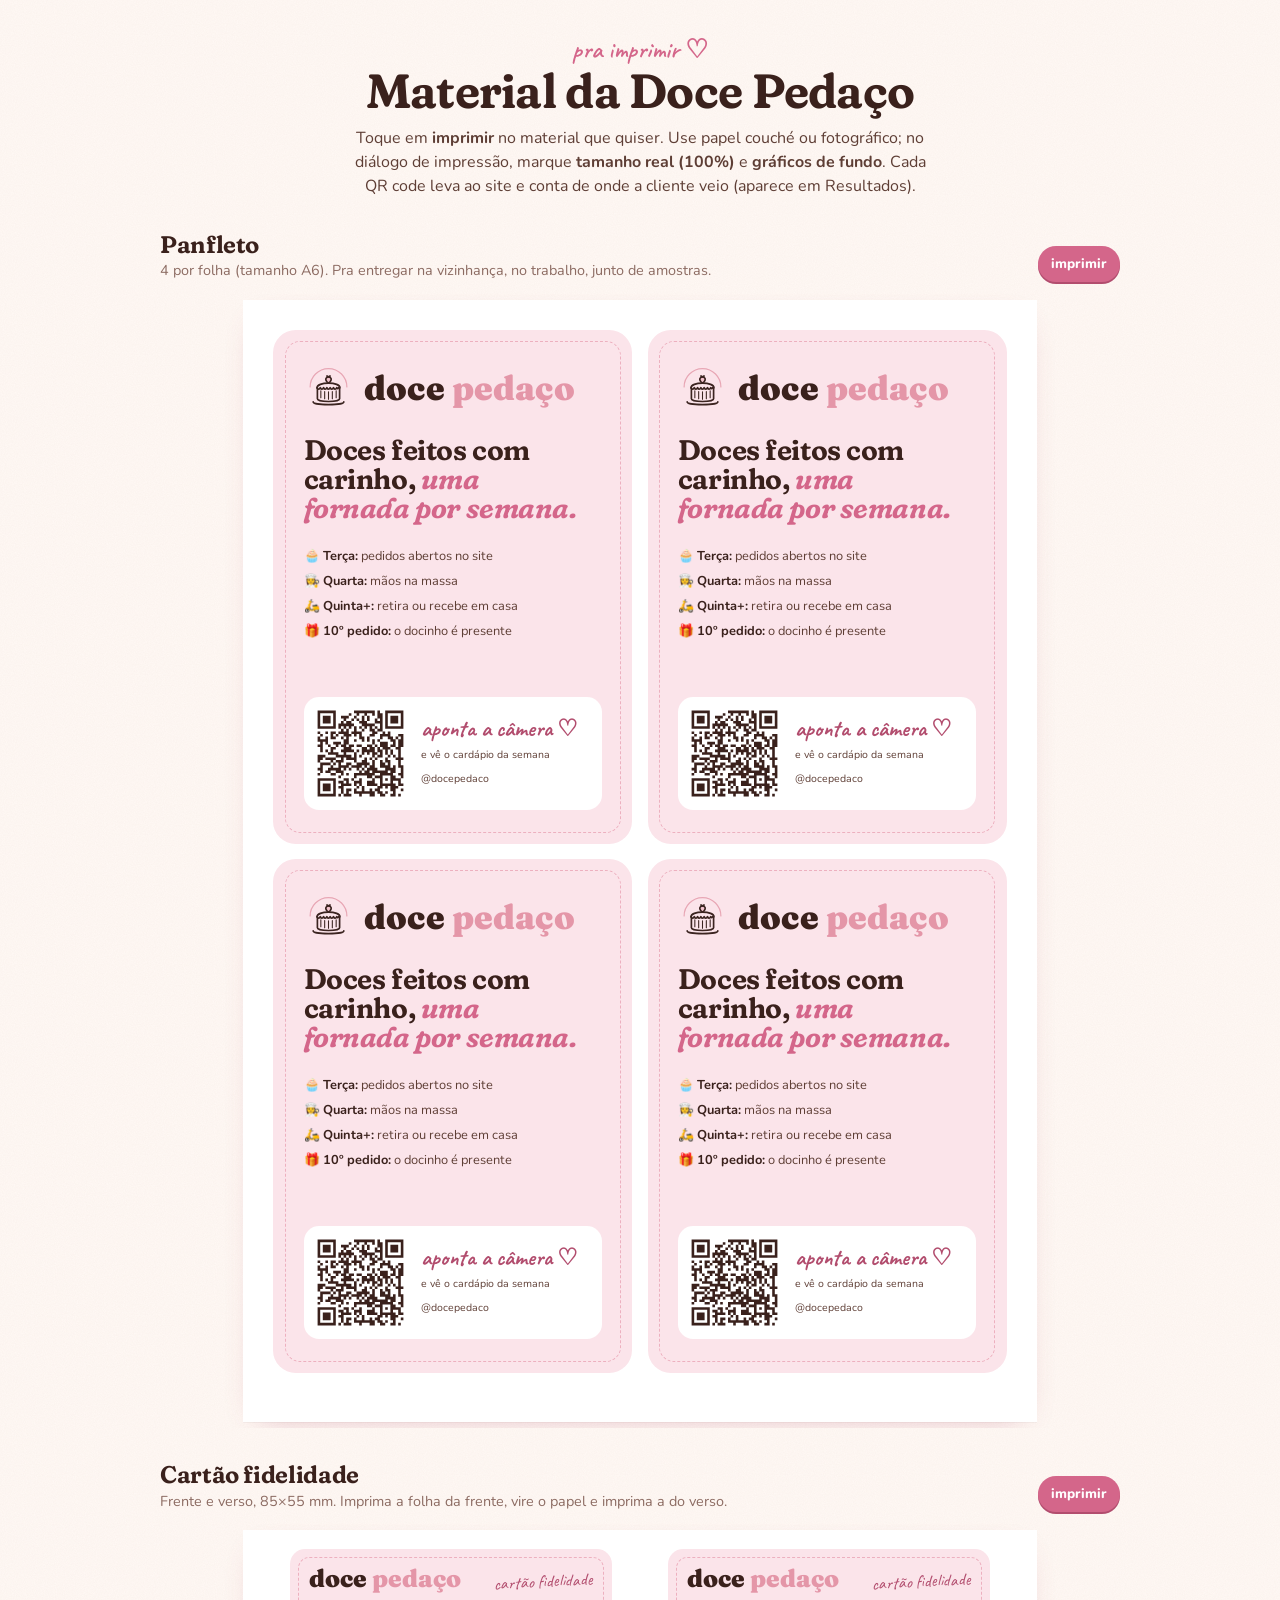
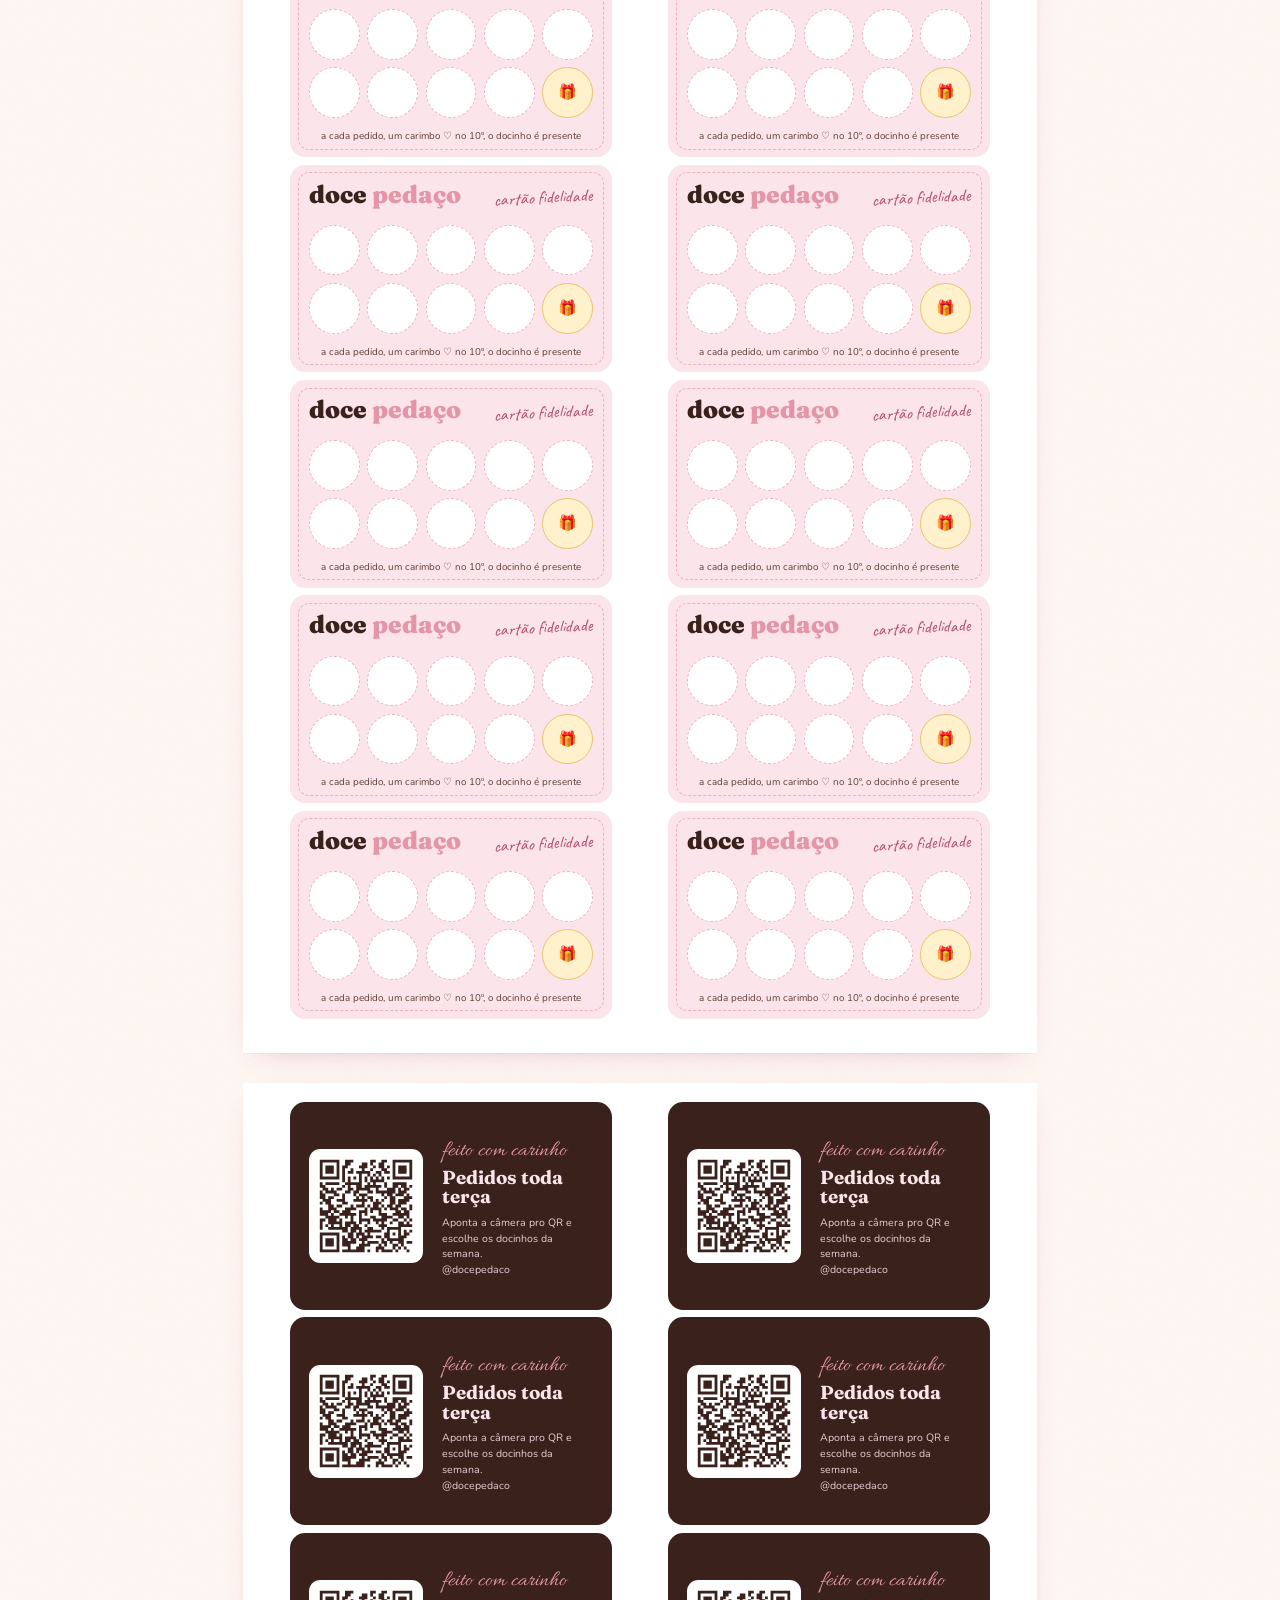
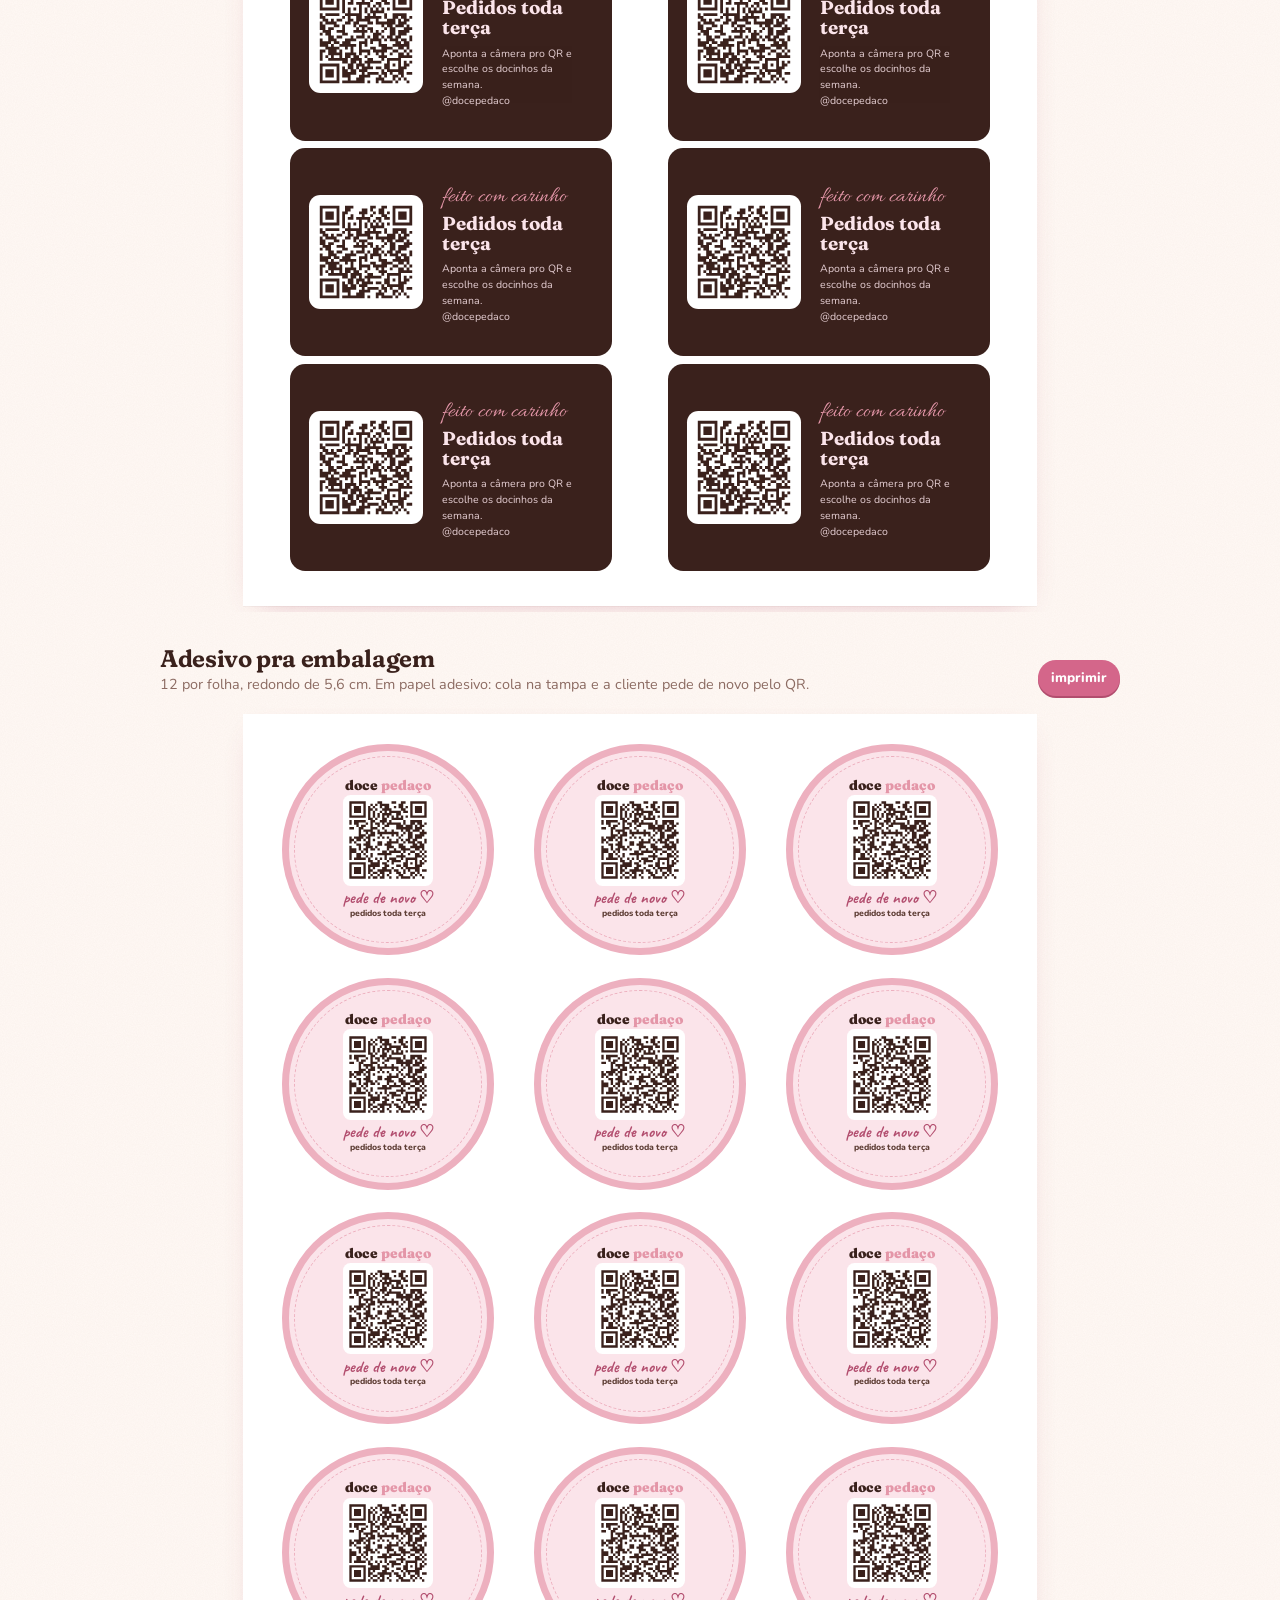
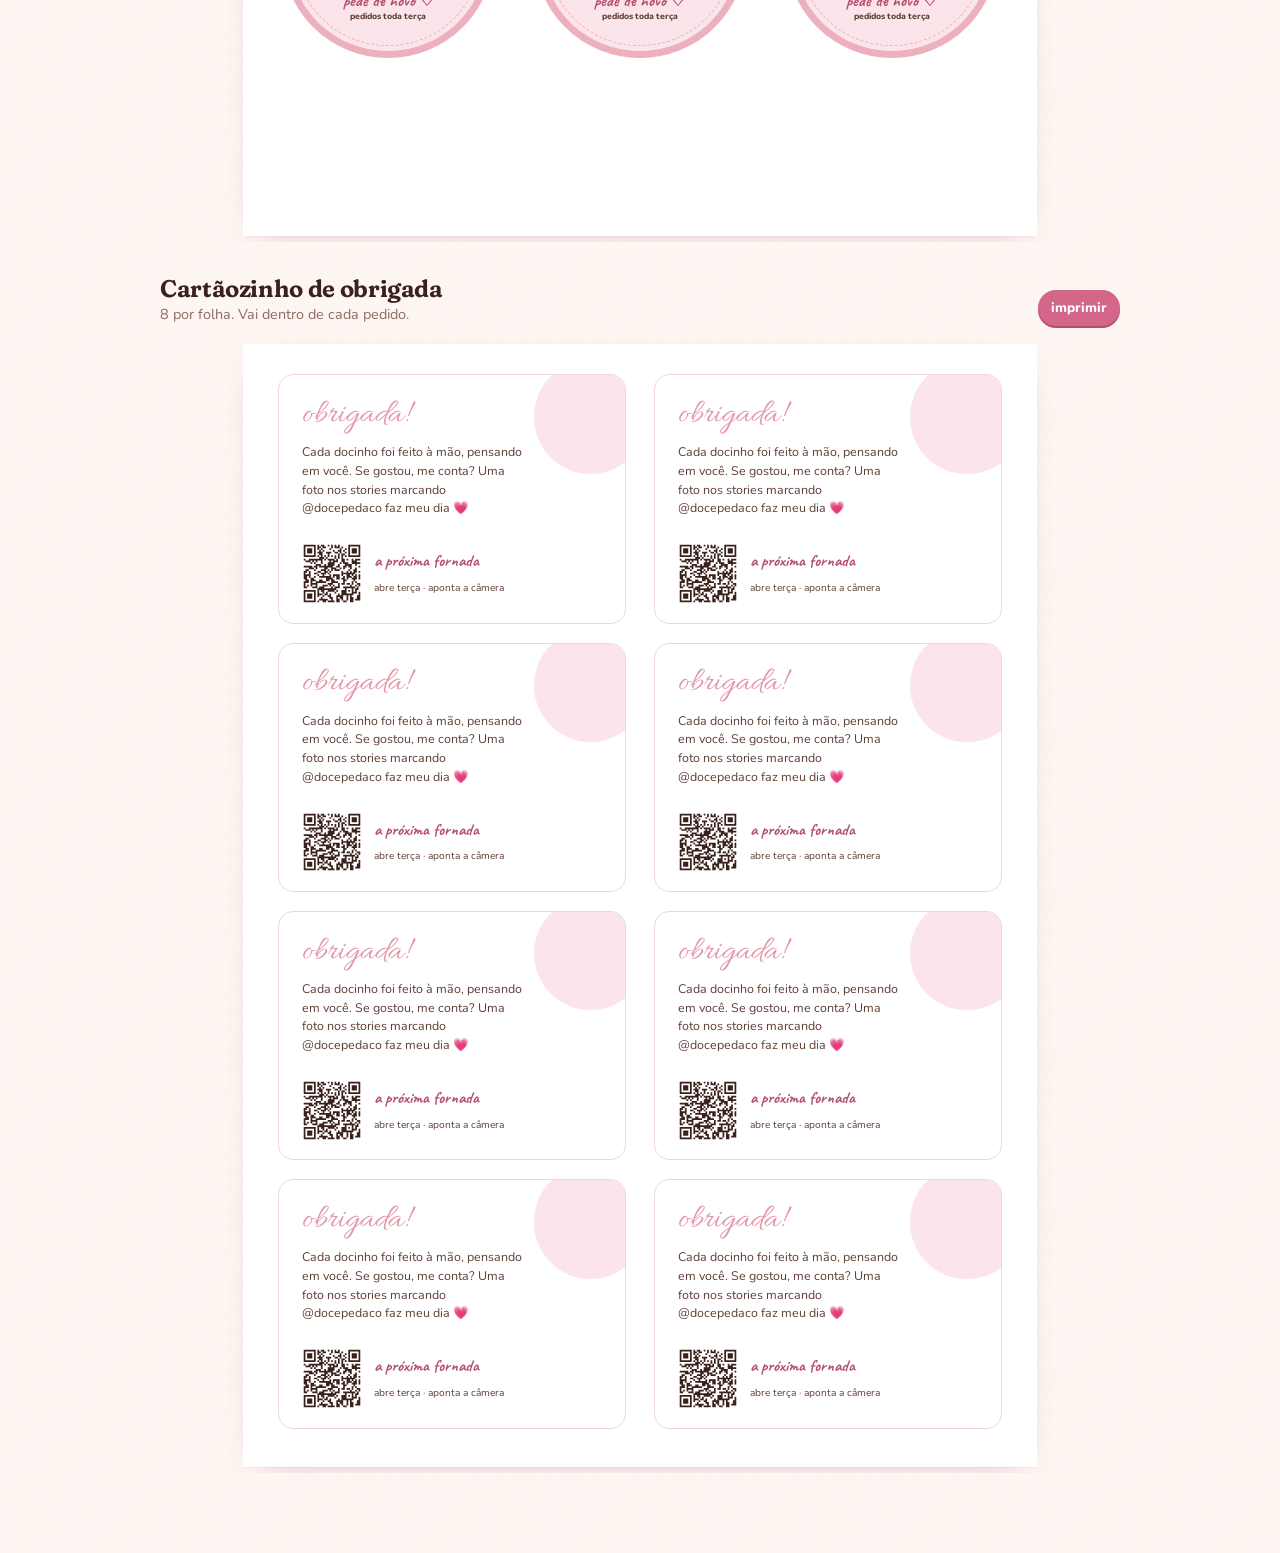
<file: materiais/index.html>
<!doctype html>
<html lang="pt-BR">
<head>
  <meta charset="utf-8">
  <meta name="viewport" content="width=device-width, initial-scale=1">
  <title>Doce Pedaço · material impresso</title>
  <link rel="icon" href="../assets/icon.svg" type="image/svg+xml">
  <link rel="preconnect" href="https://fonts.googleapis.com">
  <link rel="preconnect" href="https://fonts.gstatic.com" crossorigin>
  <link href="https://fonts.googleapis.com/css2?family=Allura&family=Caveat:wght@500;600;700&family=Fraunces:ital,opsz,wght,SOFT,WONK@0,9..144,400..900,0..100,0..1;1,9..144,400..900,0..100,0..1&family=Nunito:wght@400;600;700;800;900&display=swap" rel="stylesheet">
  <link rel="stylesheet" href="../assets/style.css">
  <style>
    * { -webkit-print-color-adjust: exact; print-color-adjust: exact; }
    .w { max-width: 1000px; margin: 0 auto; padding: 36px 20px 80px; }
    .topo { text-align: center; margin-bottom: 24px; } .topo h1 { font-size: clamp(2rem, 5vw, 3rem); } .topo .mao { font-size: 1.6rem; }
    .topo p { color: var(--chocolate-2); max-width: 36em; margin: 8px auto 0; }
    .bloco { margin-top: 34px; } .bloco-cab { display: flex; align-items: flex-end; justify-content: space-between; gap: 12px; flex-wrap: wrap; margin-bottom: 12px; }
    .bloco-cab h2 { font-size: 1.5rem; } .bloco-cab p { margin: 2px 0 0; color: var(--cacau); font-size: .9rem; }
    /* folha A4 (prévia em tela com escala) */
    .folha { width: 210mm; min-height: 297mm; background: #fff; margin: 0 auto; box-shadow: var(--sombra); padding: 8mm; display: grid; gap: 4mm; align-content: start; }
    .previa { overflow-x: auto; padding: 6px; }
    @media (max-width: 900px) { .folha { zoom: .45; } }
    .mascara { font-family: var(--f-display); font-weight: 900; line-height: .85; }
    .mascara .d { color: var(--chocolate); } .mascara .p { color: var(--rosa); }

    /* panfleto A6 (4 por folha) */
    .panfletos { grid-template-columns: 1fr 1fr; }
    .panf { height: 136mm; border-radius: 6mm; background: var(--rosa-etiqueta); position: relative; padding: 9mm 8mm; overflow: hidden; display: flex; flex-direction: column; }
    .panf::after { content: ""; position: absolute; inset: 3mm; border: .5mm dashed var(--rosa-borda); border-radius: 4mm; }
    .panf .topo-p { display: flex; align-items: center; gap: 3mm; } .panf .topo-p img { width: 13mm; }
    .panf .mascara { font-size: 9mm; }
    .panf h3 { font-size: 7.5mm; line-height: 1.02; margin: 6mm 0 2mm; } .panf h3 em { color: var(--morango); font-variation-settings: "SOFT" 100, "WONK" 1; }
    .panf ul { list-style: none; padding: 0; margin: 3mm 0 0; font-size: 3.4mm; color: var(--chocolate-2); }
    .panf li { margin: 1.5mm 0; } .panf li b { color: var(--chocolate); }
    .panf .rodape-p { margin-top: auto; display: flex; align-items: center; gap: 4mm; background: #fff; border-radius: 4mm; padding: 3mm; position: relative; z-index: 1; }
    .panf .rodape-p img { width: 24mm; height: 24mm; } .panf .rodape-p b { font-family: var(--f-mao); font-size: 6mm; color: var(--morango-escuro); display: block; line-height: 1; } .panf .rodape-p small { font-size: 2.8mm; color: var(--chocolate-2); }

    /* cartão fidelidade 85x55 (10 por folha) */
    .cartoes { grid-template-columns: 1fr 1fr; justify-items: center; gap: 2mm 6mm; padding: 5mm 8mm !important; }
    .cartao { width: 85mm; height: 55mm; border-radius: 4mm; position: relative; overflow: hidden; padding: 5mm; }
    .cartao.frente { background: var(--rosa-etiqueta); }
    .cartao.frente::after { content: ""; position: absolute; inset: 2mm; border: .4mm dashed var(--rosa-borda); border-radius: 3mm; }
    .cartao .cab { display: flex; justify-content: space-between; align-items: flex-start; } .cartao .mascara { font-size: 6.5mm; }
    .cartao .cab > span:last-child { font-family: var(--f-mao); color: var(--morango-escuro); font-size: 4.6mm; transform: rotate(-3deg); }
    .cartao .selos-p { display: grid; grid-template-columns: repeat(5, 1fr); gap: 2mm; margin-top: 4mm; }
    .cartao .selos-p i { aspect-ratio: 1; border-radius: 50%; border: .4mm dashed var(--rosa-borda); background: #fff; display: grid; place-items: center; font-style: normal; font-size: 4mm; }
    .cartao .selos-p i:last-child { background: var(--baunilha); border-style: solid; border-color: #e7c46c; }
    .cartao .pe { position: absolute; left: 5mm; right: 5mm; bottom: 3.5mm; font-size: 2.6mm; color: var(--chocolate-2); text-align: center; }
    .cartao.verso { background: var(--chocolate); color: var(--rosa-etiqueta); display: flex; align-items: center; gap: 5mm; }
    .cartao.verso .qr { background: #fff; border-radius: 3mm; padding: 2mm; width: 30mm; height: 30mm; flex: none; } .cartao.verso .qr img { width: 100%; height: 100%; }
    .cartao.verso b { font-family: var(--f-display); font-size: 5mm; display: block; line-height: 1.05; } .cartao.verso small { font-size: 2.8mm; opacity: .9; display: block; margin-top: 2mm; }
    .cartao.verso .script { color: var(--rosa); font-size: 6mm; display: block; }

    /* adesivo QR 50mm (12 por folha) */
    .adesivos { grid-template-columns: repeat(3, 1fr); justify-items: center; gap: 6mm; }
    .adesivo-qr { width: 56mm; height: 56mm; border-radius: 50%; background: var(--rosa-etiqueta); border: 2mm solid var(--rosa-borda); display: flex; flex-direction: column; align-items: center; justify-content: center; position: relative; }
    .adesivo-qr::after { content: ""; position: absolute; inset: 1.4mm; border-radius: 50%; border: .3mm dashed var(--rosa-borda); }
    .adesivo-qr img { width: 24mm; height: 24mm; background: #fff; padding: 1.2mm; border-radius: 2mm; }
    .adesivo-qr b { font-family: var(--f-mao); color: var(--morango-escuro); font-size: 4.4mm; margin-top: 1.2mm; line-height: 1; }
    .adesivo-qr small { font-size: 2.3mm; color: var(--chocolate-2); font-weight: 800; }
    .adesivo-qr .mascara { font-size: 3.6mm; margin-bottom: 1mm; display: flex; gap: 1mm; }

    /* agradecimento (8 por folha, 90x65) */
    .obrigados { grid-template-columns: 1fr 1fr; justify-items: center; gap: 5mm; }
    .obrigado { width: 92mm; height: 66mm; background: #fff; border: .5mm solid var(--linha); border-radius: 4mm; position: relative; padding: 6mm; overflow: hidden; }
    .obrigado::before { content: ""; position: absolute; top: -4mm; right: -6mm; width: 30mm; height: 30mm; border-radius: 50%; background: var(--rosa-etiqueta); }
    .obrigado .script { color: var(--rosa); font-size: 9mm; position: relative; display: block; line-height: 1; }
    .obrigado p { font-size: 3.3mm; color: var(--chocolate-2); margin: 3mm 0 0; position: relative; max-width: 60mm; }
    .obrigado .linha-qr { position: absolute; left: 6mm; right: 6mm; bottom: 5mm; display: flex; align-items: center; gap: 3mm; }
    .obrigado .linha-qr img { width: 16mm; height: 16mm; } .obrigado .linha-qr small { font-size: 2.7mm; color: var(--chocolate-2); } .obrigado .linha-qr b { display: block; font-family: var(--f-mao); font-size: 4.4mm; color: var(--morango-escuro); }

    @media print {
      @page { size: A4; margin: 0; }
      body { background: #fff; } .w { padding: 0; max-width: none; } .topo, .bloco-cab, .nao-imprime { display: none !important; }
      .folha { box-shadow: none; zoom: 1 !important; height: 296mm; overflow: hidden; margin: 0 !important; }
      .folha + .folha { break-before: page; }
      body[data-so] .bloco { display: none; } body[data-so="panfleto"] #b-panfleto, body[data-so="cartao"] #b-cartao, body[data-so="adesivo"] #b-adesivo, body[data-so="obrigado"] #b-obrigado { display: block; }
      .bloco { margin: 0; } .previa { padding: 0 !important; overflow: visible !important; }
    }
  </style>
</head>
<body>
  <div class="w">
    <header class="topo"><span class="mao">pra imprimir ♡</span><h1>Material da Doce Pedaço</h1>
      <p>Toque em <b>imprimir</b> no material que quiser. Use papel couché ou fotográfico; no diálogo de impressão, marque <b>tamanho real (100%)</b> e <b>gráficos de fundo</b>. Cada QR code leva ao site e conta de onde a cliente veio (aparece em Resultados).</p></header>

    <section class="bloco" id="b-panfleto"><div class="bloco-cab"><div><h2>Panfleto</h2><p>4 por folha (tamanho A6). Pra entregar na vizinhança, no trabalho, junto de amostras.</p></div><button class="btn rosa mini" data-imprimir="panfleto">imprimir</button></div>
      <div class="previa"><div class="folha panfletos" id="panfletos"></div></div></section>

    <section class="bloco" id="b-cartao"><div class="bloco-cab"><div><h2>Cartão fidelidade</h2><p>Frente e verso, 85×55 mm. Imprima a folha da frente, vire o papel e imprima a do verso.</p></div><button class="btn rosa mini" data-imprimir="cartao">imprimir</button></div>
      <div class="previa"><div class="folha cartoes" id="cartoes-frente"></div><div class="folha cartoes" id="cartoes-verso" style="margin-top:8mm"></div></div></section>

    <section class="bloco" id="b-adesivo"><div class="bloco-cab"><div><h2>Adesivo pra embalagem</h2><p>12 por folha, redondo de 5,6 cm. Em papel adesivo: cola na tampa e a cliente pede de novo pelo QR.</p></div><button class="btn rosa mini" data-imprimir="adesivo">imprimir</button></div>
      <div class="previa"><div class="folha adesivos" id="adesivos"></div></div></section>

    <section class="bloco" id="b-obrigado"><div class="bloco-cab"><div><h2>Cartãozinho de obrigada</h2><p>8 por folha. Vai dentro de cada pedido.</p></div><button class="btn rosa mini" data-imprimir="obrigado">imprimir</button></div>
      <div class="previa"><div class="folha obrigados" id="obrigados"></div></div></section>
  </div>
  <script src="../assets/config.js"></script>
  <script>
    const C = window.DP_CONFIG; const insta = C.instagram ? "@" + C.instagram : "";
    const logo = (cls = "") => `<span class="mascara ${cls}"><span class="d">doce</span> <span class="p">pedaço</span></span>`;
    const rep = (n, html) => Array.from({ length: n }, () => html).join("");
    document.getElementById("panfletos").innerHTML = rep(4, `<div class="panf">
      <div class="topo-p"><img src="../assets/logo.svg" alt="">${logo()}</div>
      <h3>Doces feitos com carinho, <em>uma fornada por semana.</em></h3>
      <ul><li>🧁 <b>Terça:</b> pedidos abertos no site</li><li>👩‍🍳 <b>Quarta:</b> mãos na massa</li><li>🛵 <b>Quinta+:</b> retira ou recebe em casa</li><li>🎁 <b>10º pedido:</b> o docinho é presente</li></ul>
      <div class="rodape-p"><img src="qr-panfleto.svg" alt="QR code"><div><b>aponta a câmera ♡</b><small>e vê o cardápio da semana${insta ? "<br>" + insta : ""}</small></div></div></div>`);
    document.getElementById("cartoes-frente").innerHTML = rep(10, `<div class="cartao frente"><div class="cab">${logo()}<span>cartão fidelidade</span></div>
      <div class="selos-p">${rep(9, "<i></i>")}<i>🎁</i></div><div class="pe">a cada pedido, um carimbo ♡ no 10º, o docinho é presente</div></div>`);
    document.getElementById("cartoes-verso").innerHTML = rep(10, `<div class="cartao verso"><div class="qr"><img src="qr-cartao.svg" alt=""></div>
      <div><span class="script">feito com carinho</span><b>Pedidos toda terça</b><small>Aponta a câmera pro QR e escolhe os docinhos da semana.${insta ? "<br>" + insta : ""}</small></div></div>`);
    document.getElementById("adesivos").innerHTML = rep(12, `<div class="adesivo-qr">${logo()}<img src="qr-embalagem.svg" alt=""><b>pede de novo ♡</b><small>pedidos toda terça</small></div>`);
    document.getElementById("obrigados").innerHTML = rep(8, `<div class="obrigado"><span class="script">obrigada!</span>
      <p>Cada docinho foi feito à mão, pensando em você. Se gostou, me conta? Uma foto nos stories${insta ? " marcando " + insta : ""} faz meu dia 💗</p>
      <div class="linha-qr"><img src="qr-agradecimento.svg" alt=""><div><b>a próxima fornada</b><small>abre terça · aponta a câmera</small></div></div></div>`);
    document.addEventListener("click", (e) => { const b = e.target.closest("[data-imprimir]"); if (!b) return; document.body.dataset.so = b.dataset.imprimir; document.fonts.ready.then(() => { window.print(); delete document.body.dataset.so; }); });
  </script>
</body>
</html>
</file>
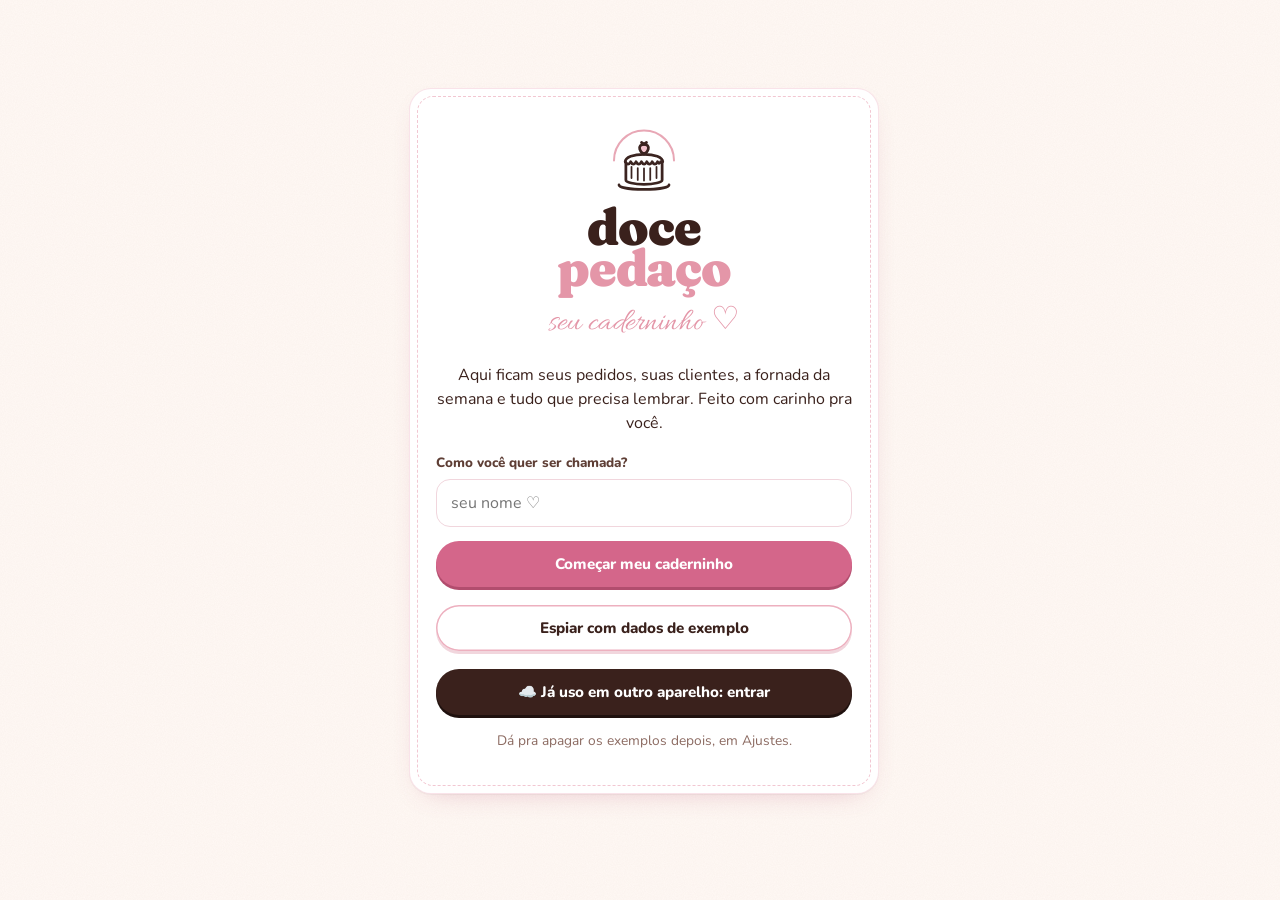
<file: painel.html>
<!doctype html>
<html lang="pt-BR">
<head>
  <meta charset="utf-8">
  <meta name="viewport" content="width=device-width, initial-scale=1, viewport-fit=cover">
  <title>Doce Pedaço · meu caderninho</title>
  <meta name="description" content="Pedidos, clientes, agenda e divulgação da Doce Pedaço.">
  <meta name="theme-color" content="#FFF9F5">
  <meta name="apple-mobile-web-app-capable" content="yes">
  <meta name="apple-mobile-web-app-title" content="Doce Pedaço">
  <meta name="apple-mobile-web-app-status-bar-style" content="default">
  <link rel="icon" href="assets/icon.svg" type="image/svg+xml">
  <link rel="apple-touch-icon" href="assets/icon-192.png">
  <link rel="manifest" href="manifest.webmanifest">
  <link rel="preconnect" href="https://fonts.googleapis.com">
  <link rel="preconnect" href="https://fonts.gstatic.com" crossorigin>
  <link href="https://fonts.googleapis.com/css2?family=Allura&family=Caveat:wght@500;600;700&family=Fraunces:ital,opsz,wght,SOFT,WONK@0,9..144,400..900,0..100,0..1;1,9..144,400..900,0..100,0..1&family=Nunito:wght@400;600;700;800;900&display=swap" rel="stylesheet">
  <link rel="stylesheet" href="assets/style.css">
  <link rel="stylesheet" href="assets/app.css">
</head>
<body>
  <div class="app">
    <aside class="lateral">
      <a class="logo" href="#inicio"><img src="assets/logo.svg" alt=""><span class="l-doce">doce</span><span class="l-pedaco">pedaço</span></a>
      <p class="script lateral-slogan">meu caderninho ♡</p>
      <button class="nuvem hidden" data-acao="nuvem-agora" id="nuvem-lateral"></button>
      <nav class="menu" id="menu-lateral"></nav>
    </aside>

    <header class="topo">
      <a class="logo logo-p topo-logo" href="#inicio"><span class="l-doce">doce</span>&nbsp;<span class="l-pedaco">pedaço</span></a>
      <span style="display:flex;gap:8px;align-items:center"><button class="nuvem hidden" data-acao="nuvem-agora" id="nuvem-topo"></button><button class="btn mini claro" id="btn-novo-topo">+ Pedido</button></span>
    </header>

    <main id="tela" class="tela" tabindex="-1"></main>

    <nav class="barra" id="barra"></nav>
  </div>

  <div class="folha-fundo" id="folha-fundo"></div>
  <section class="folha" id="folha" role="dialog" aria-modal="true"></section>
  <div class="toast" id="toast"></div>
  <div id="impressao"></div>

  <script src="assets/config.js"></script>
  <script src="assets/conteudo.js"></script>
  <script src="assets/fornada.js"></script>
  <script src="assets/mimos.js"></script>
  <script src="assets/ideias.js"></script>
  <script src="assets/interativo.js"></script>
  <script src="assets/assistente.js"></script>
  <script src="assets/sync.js"></script>
  <script src="assets/app.js"></script>
</body>
</html>
</file>
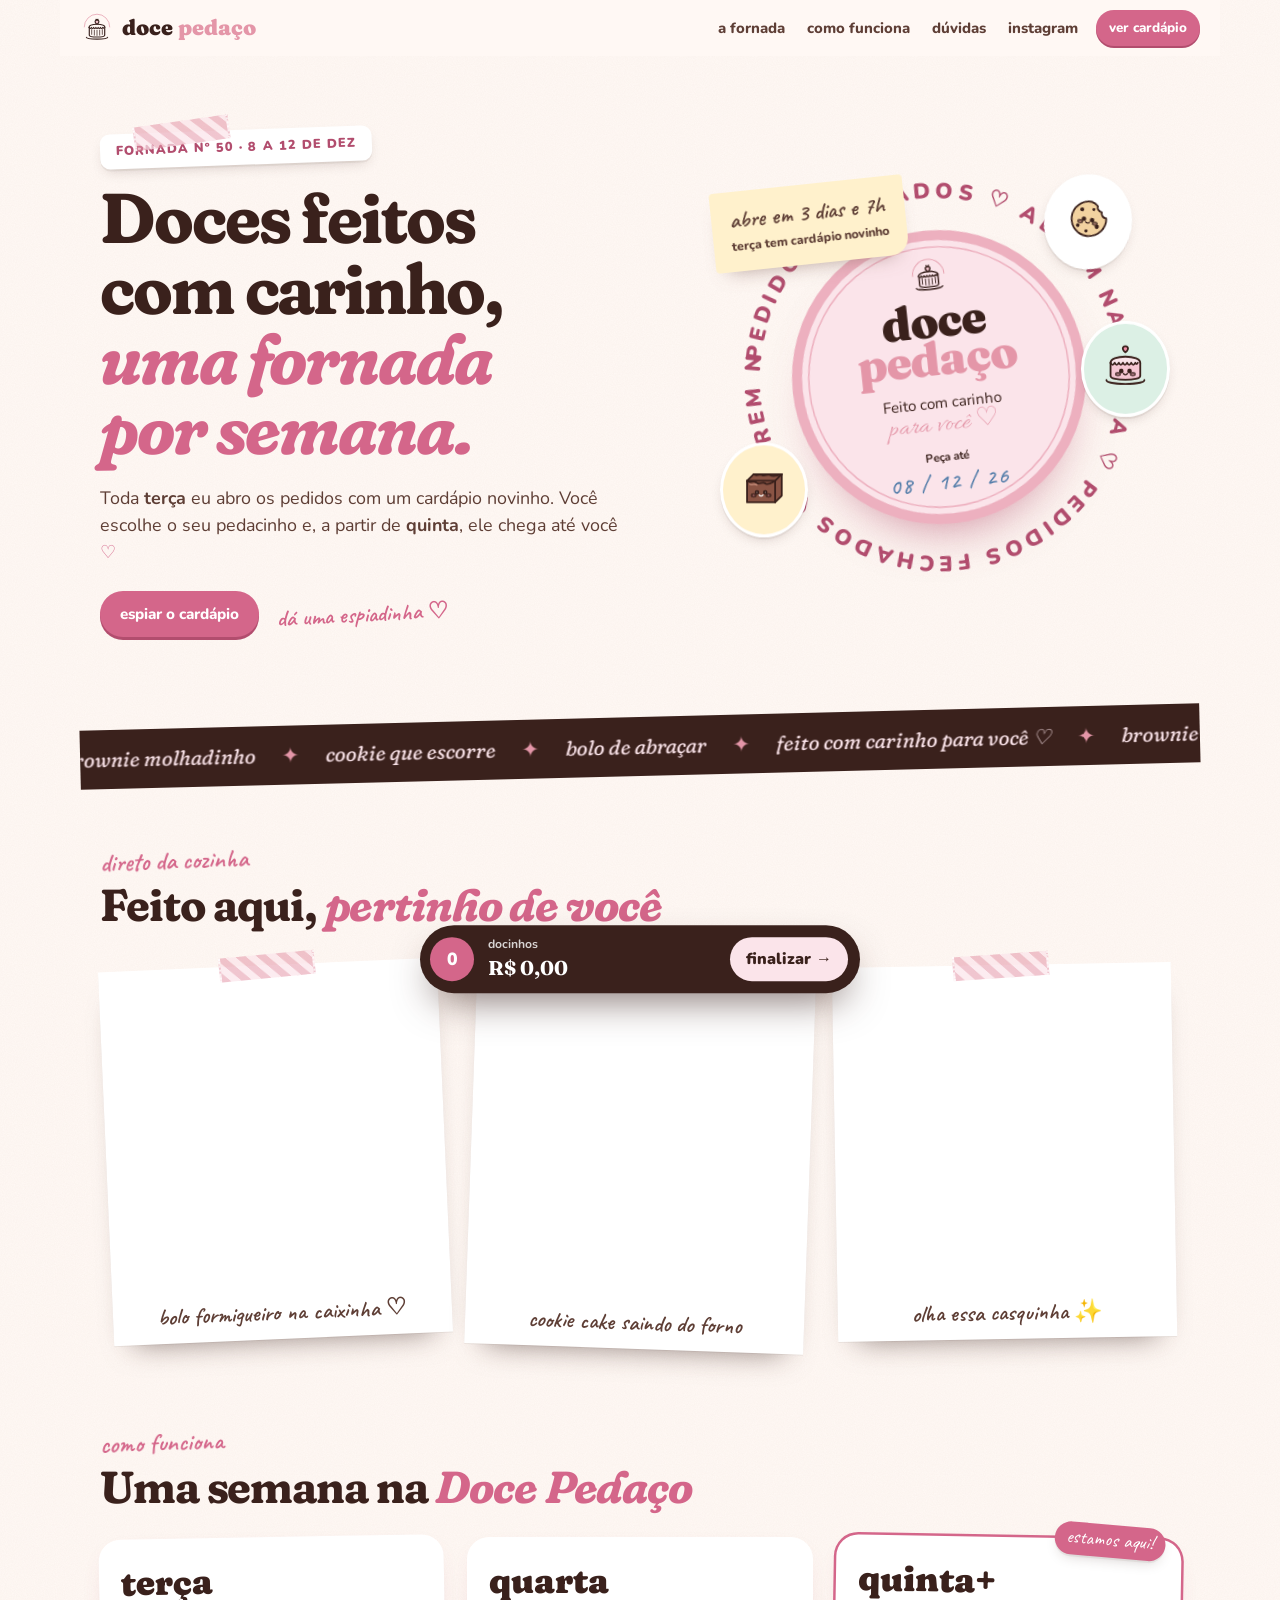
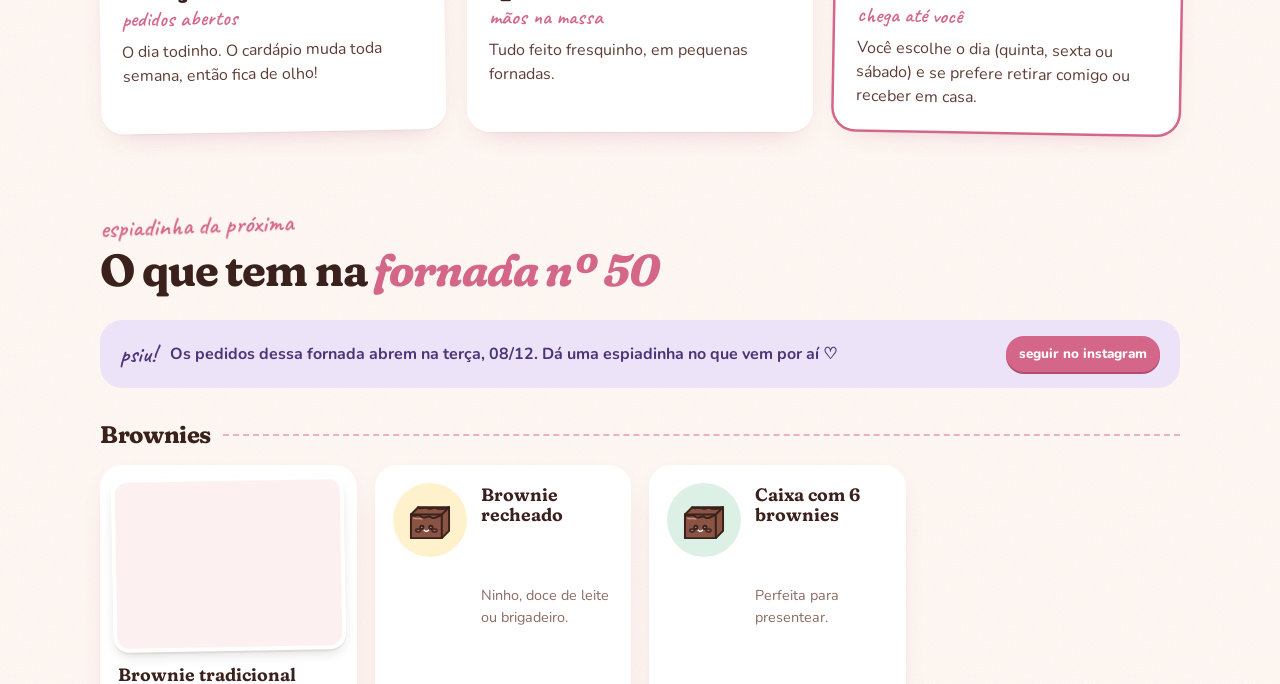
<file: pedido.html>
<!doctype html>
<html lang="pt-BR"><head><meta charset="utf-8"><title>Doce Pedaço</title>
<meta http-equiv="refresh" content="0; url=index.html#fornada"><link rel="canonical" href="index.html"></head>
<body><a href="index.html#fornada">Ir para a Doce Pedaço</a></body></html>
</file>
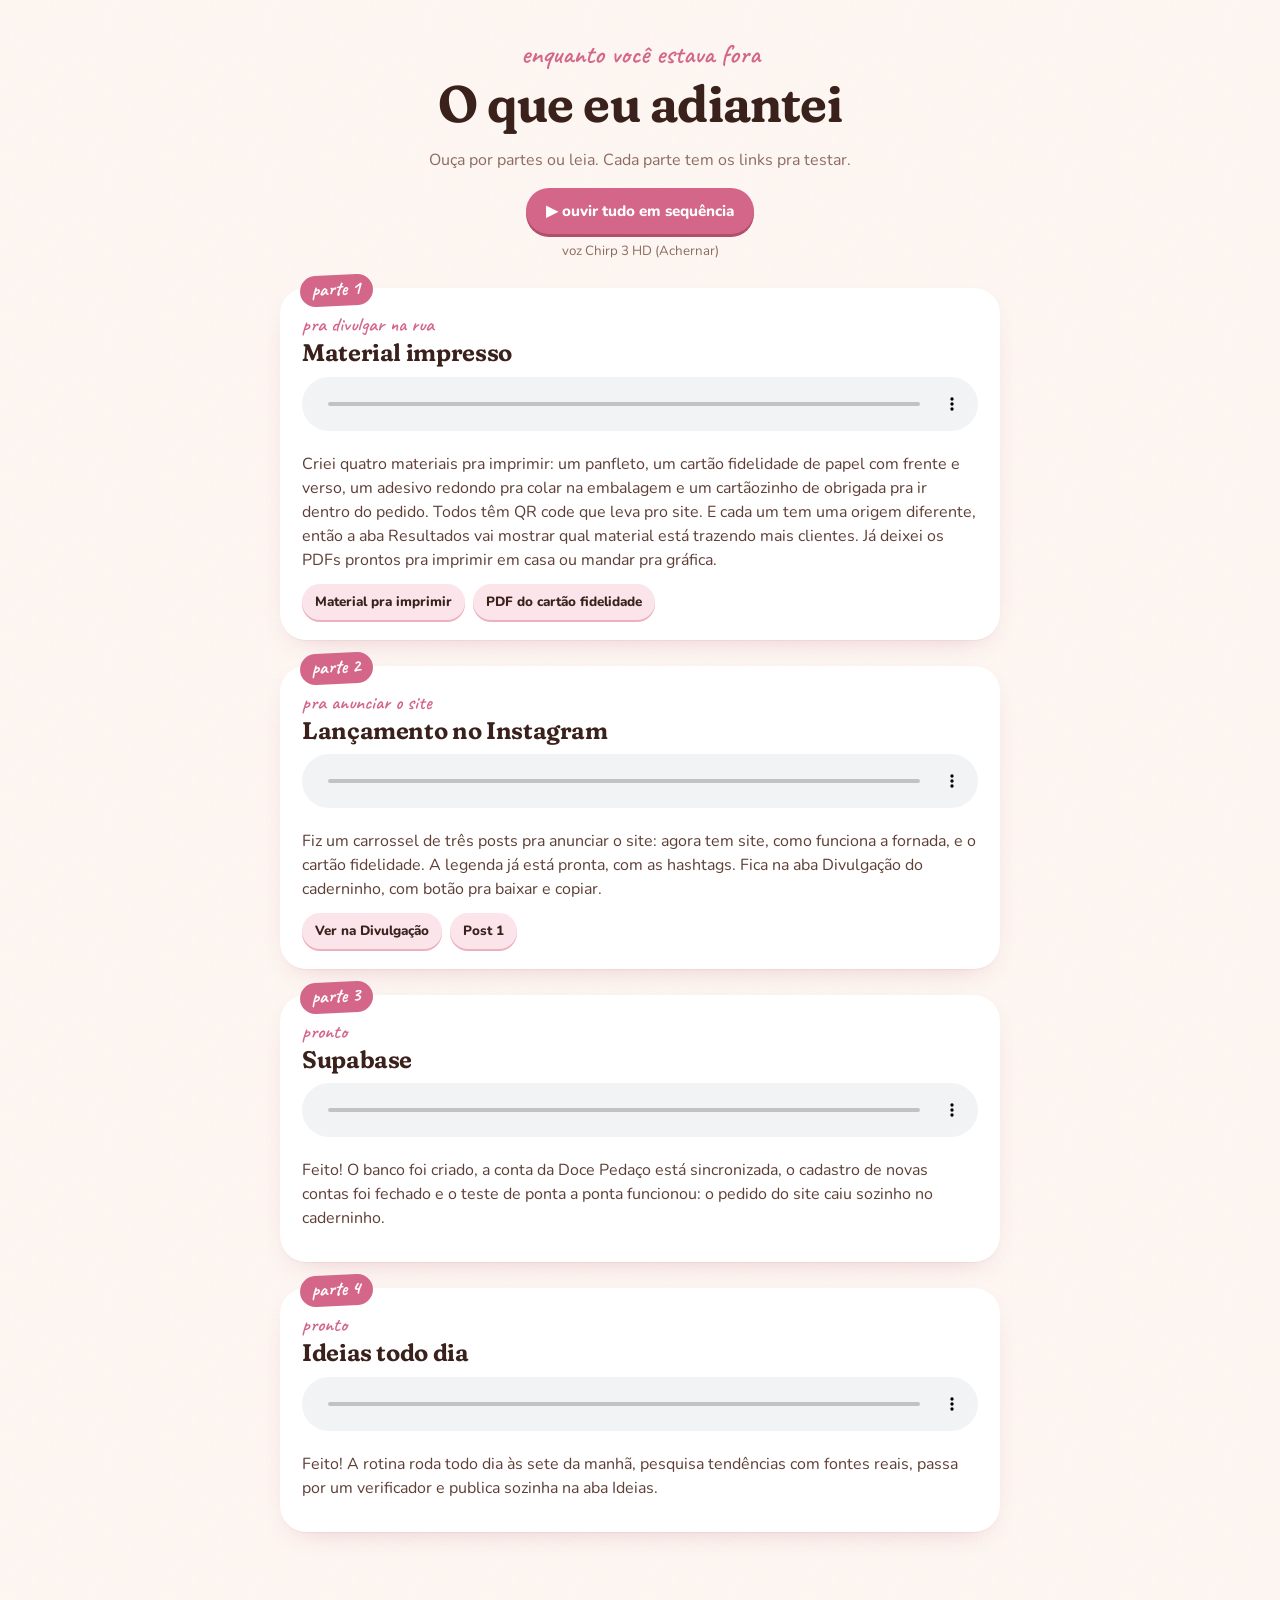
<file: apresentacao/novidades.html>
<!doctype html>
<html lang="pt-BR"><head><meta charset="utf-8"><meta name="viewport" content="width=device-width, initial-scale=1">
<title>Doce Pedaço · enquanto você estava fora</title><link rel="icon" href="../assets/icon.svg" type="image/svg+xml">
<link rel="preconnect" href="https://fonts.googleapis.com"><link rel="preconnect" href="https://fonts.gstatic.com" crossorigin>
<link href="https://fonts.googleapis.com/css2?family=Allura&family=Caveat:wght@500;600;700&family=Fraunces:opsz,wght,SOFT@9..144,400..900,0..100&family=Nunito:wght@400;600;700;800;900&display=swap" rel="stylesheet">
<link rel="stylesheet" href="../assets/style.css">
<style>
.w { max-width: 760px; margin: 0 auto; padding: 40px 20px 80px; }
header { text-align: center; margin-bottom: 20px; } header h1 { font-size: clamp(2.2rem, 6vw, 3.2rem); margin: 6px 0; } header .mao { font-size: 1.7rem; }
.tudo { display: flex; flex-direction: column; align-items: center; gap: 8px; margin: 14px 0 4px; }
.parte { position: relative; background: var(--leite); border-radius: 26px; padding: 26px 22px 20px; box-shadow: var(--sombra); margin-top: 26px; }
.parte .n { position: absolute; top: -13px; left: 20px; background: var(--morango); color: #fff; font-family: var(--f-mao); font-size: 1.2rem; font-weight: 700; padding: 0 12px 2px; border-radius: 999px; transform: rotate(-3deg); }
.parte .mao { font-size: 1.25rem; } .parte h2 { font-size: 1.5rem; margin: 2px 0 10px; }
.parte audio { width: 100%; margin-bottom: 8px; } .parte p { color: var(--chocolate-2); margin: 6px 0 12px; }
.links { display: flex; flex-wrap: wrap; gap: 8px; }
</style></head><body><div class="w">
<header><span class="mao">enquanto você estava fora</span><h1>O que eu adiantei</h1><p class="muted">Ouça por partes ou leia. Cada parte tem os links pra testar.</p>
<div class="tudo"><button class="btn rosa" id="todas">▶ ouvir tudo em sequência</button><small class="muted">voz Chirp 3 HD (Achernar)</small></div></header>
<section class="parte"><span class="n">parte 1</span><span class="mao">pra divulgar na rua</span><h2>Material impresso</h2>
      <audio controls preload="none" src="audio/novidade1.m4a"></audio><p>Criei quatro materiais pra imprimir: um panfleto, um cartão fidelidade de papel com frente e verso, um adesivo redondo pra colar na embalagem e um cartãozinho de obrigada pra ir dentro do pedido. Todos têm QR code que leva pro site. E cada um tem uma origem diferente, então a aba Resultados vai mostrar qual material está trazendo mais clientes. Já deixei os PDFs prontos pra imprimir em casa ou mandar pra gráfica.</p><div class="links"><a class="btn mini claro" href="../materiais/" target="_blank" rel="noopener">Material pra imprimir</a><a class="btn mini claro" href="../materiais/pdf/cartao.pdf" target="_blank" rel="noopener">PDF do cartão fidelidade</a></div></section><section class="parte"><span class="n">parte 2</span><span class="mao">pra anunciar o site</span><h2>Lançamento no Instagram</h2>
      <audio controls preload="none" src="audio/novidade2.m4a"></audio><p>Fiz um carrossel de três posts pra anunciar o site: agora tem site, como funciona a fornada, e o cartão fidelidade. A legenda já está pronta, com as hashtags. Fica na aba Divulgação do caderninho, com botão pra baixar e copiar.</p><div class="links"><a class="btn mini claro" href="../painel.html#divulgacao" target="_blank" rel="noopener">Ver na Divulgação</a><a class="btn mini claro" href="../assets/artes/lancamento-1.jpg" target="_blank" rel="noopener">Post 1</a></div></section><section class="parte"><span class="n">parte 3</span><span class="mao">pronto</span><h2>Supabase</h2>
      <audio controls preload="none" src="audio/novidade3.m4a"></audio><p>Feito! O banco foi criado, a conta da Doce Pedaço está sincronizada, o cadastro de novas contas foi fechado e o teste de ponta a ponta funcionou: o pedido do site caiu sozinho no caderninho.</p></section><section class="parte"><span class="n">parte 4</span><span class="mao">pronto</span><h2>Ideias todo dia</h2>
      <audio controls preload="none" src="audio/novidade4.m4a"></audio><p>Feito! A rotina roda todo dia às sete da manhã, pesquisa tendências com fontes reais, passa por um verificador e publica sozinha na aba Ideias.</p></section>
</div>
<script>
const as = [...document.querySelectorAll("audio")];
as.forEach((a, i) => a.addEventListener("ended", () => { if (window.seq && as[i + 1]) { as[i + 1].scrollIntoView({ behavior: "smooth", block: "center" }); as[i + 1].play(); } }));
as.forEach((a) => a.addEventListener("play", () => as.forEach((b) => b !== a && b.pause())));
document.getElementById("todas").onclick = () => { window.seq = true; as[0].scrollIntoView({ behavior: "smooth", block: "center" }); as[0].play(); };
</script></body></html>
</file>
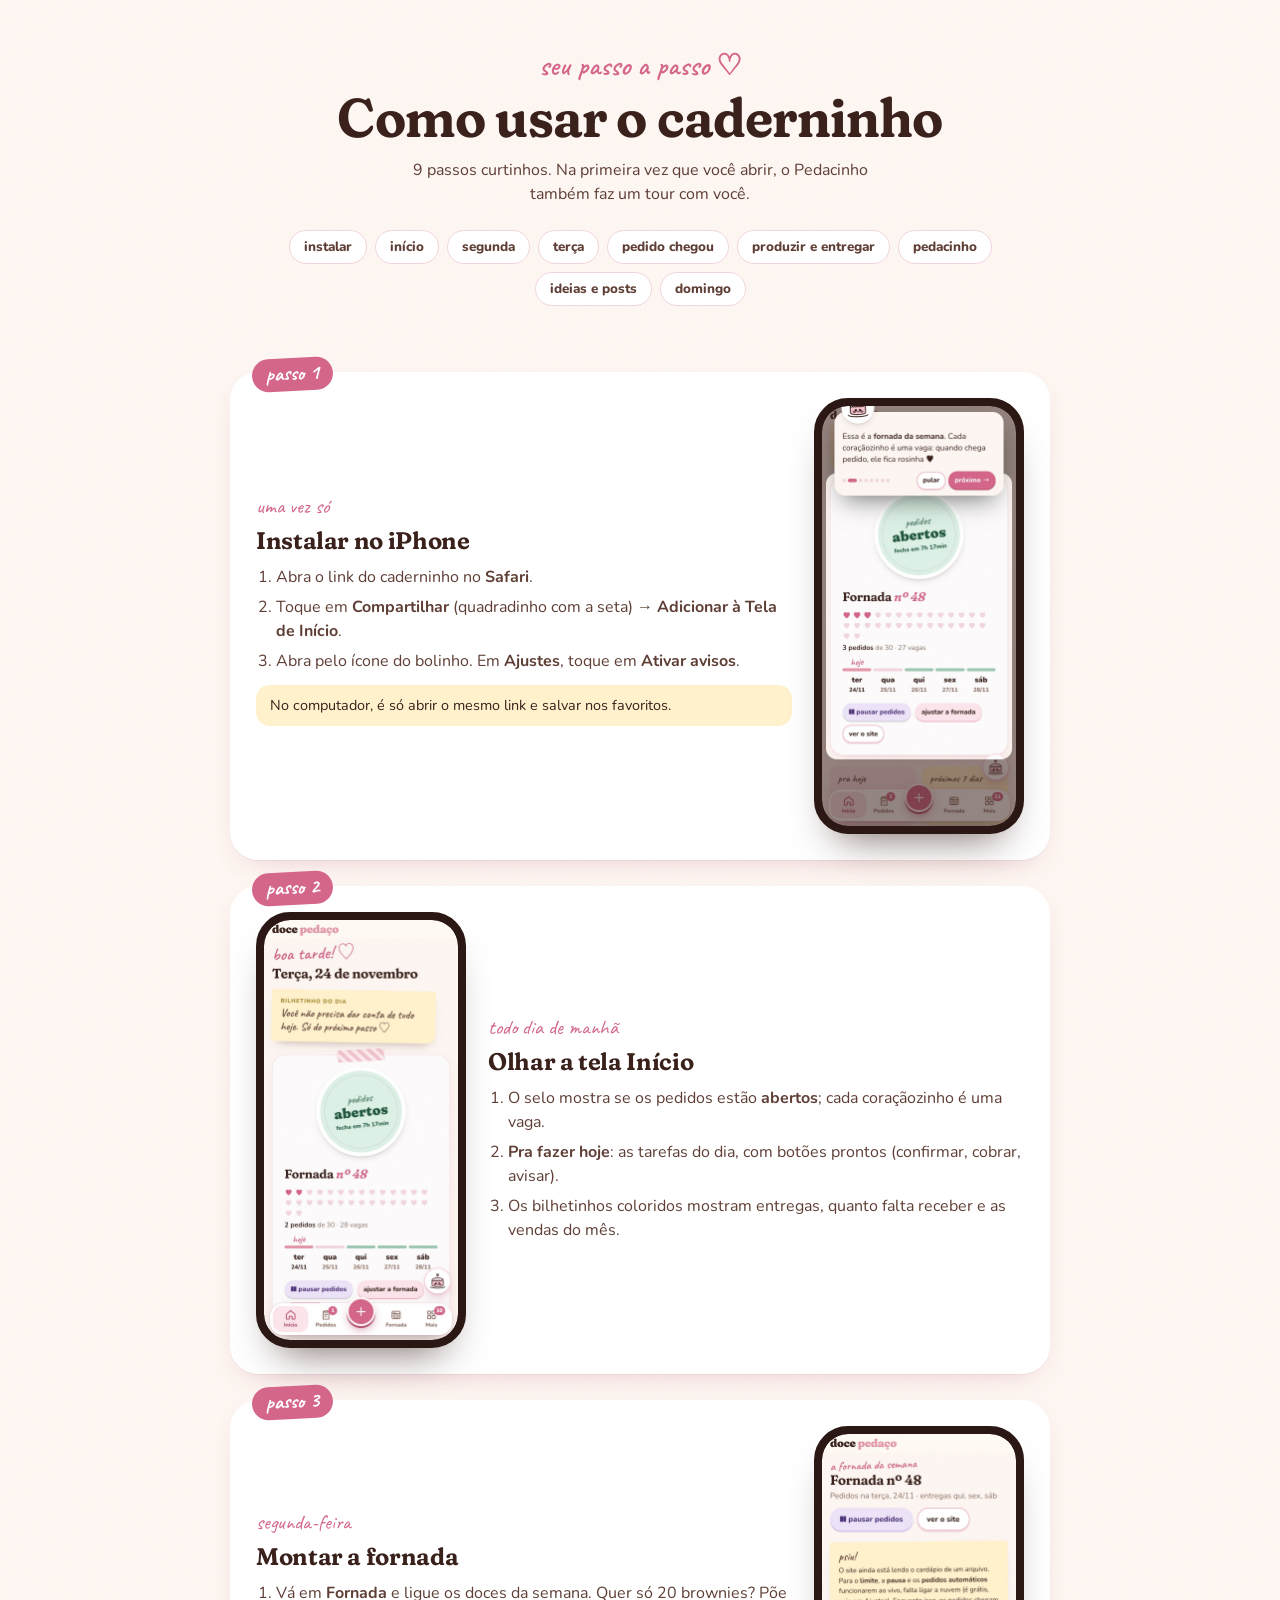
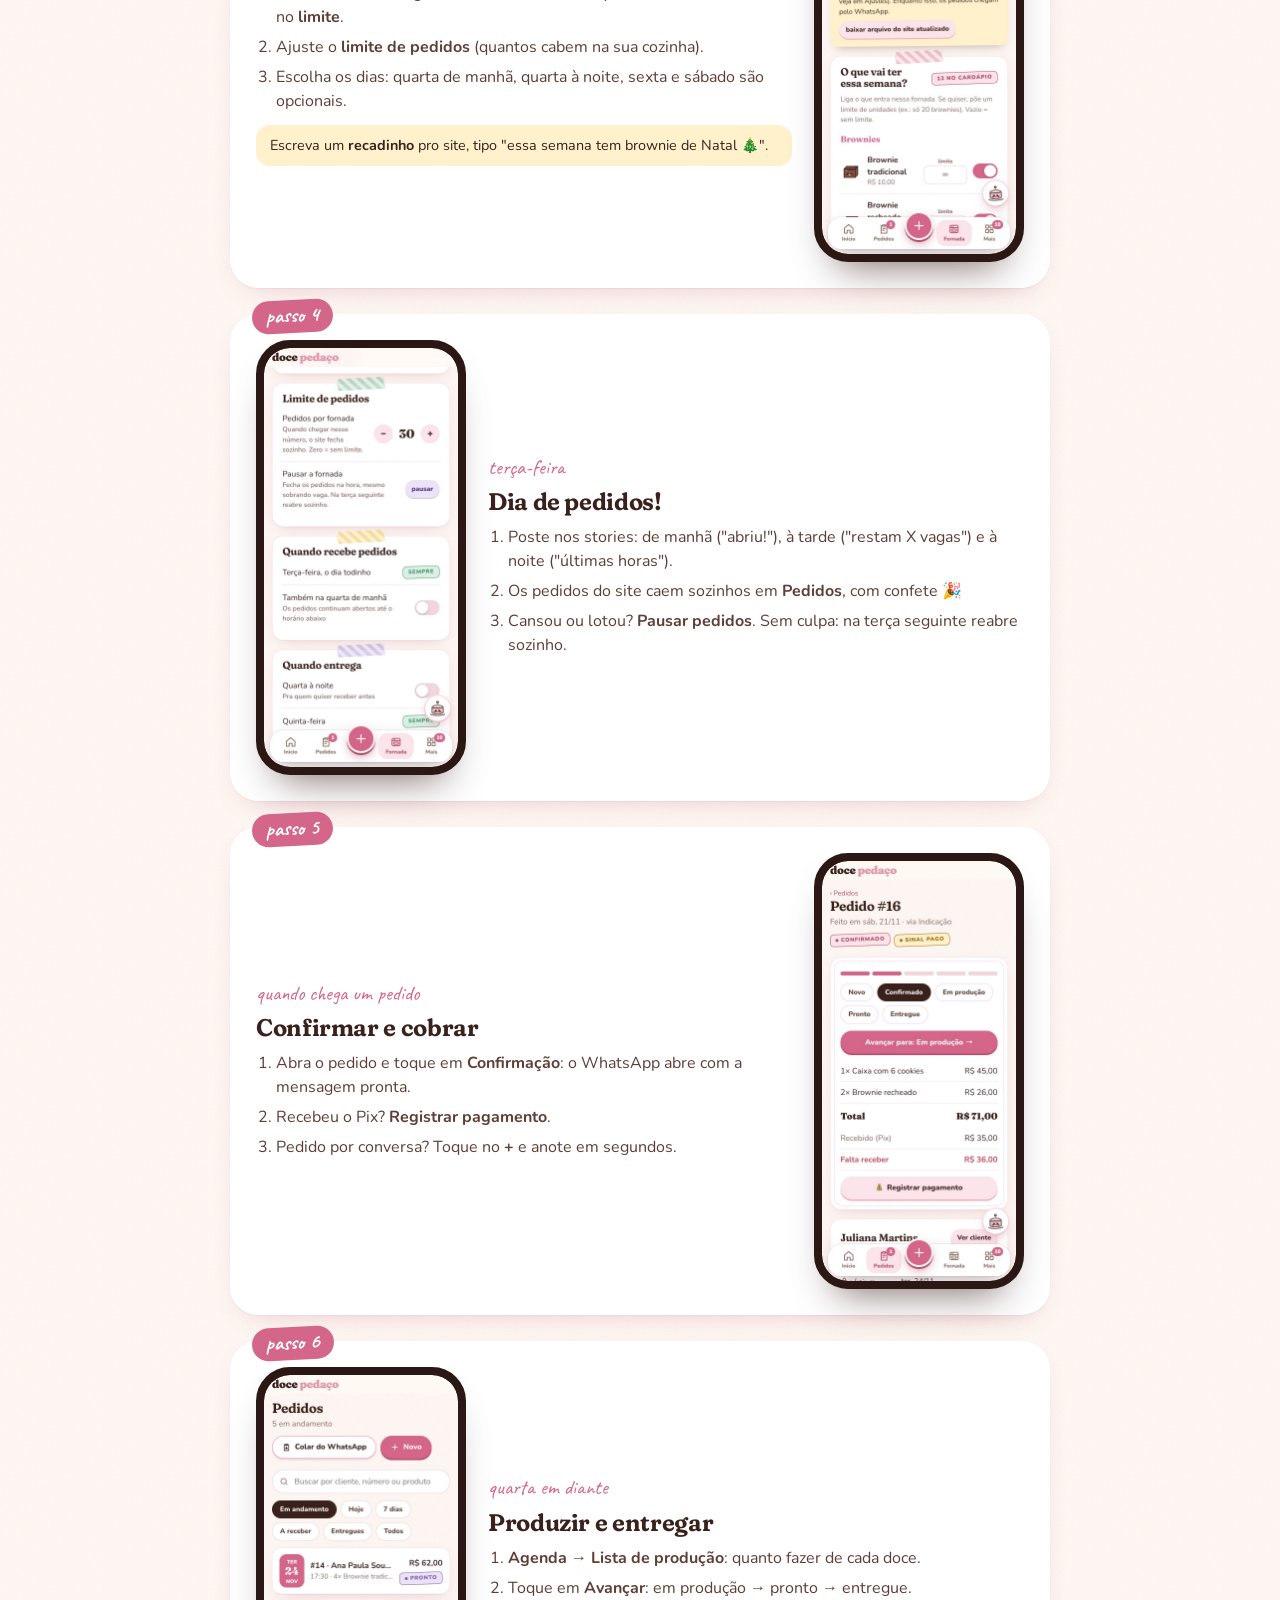
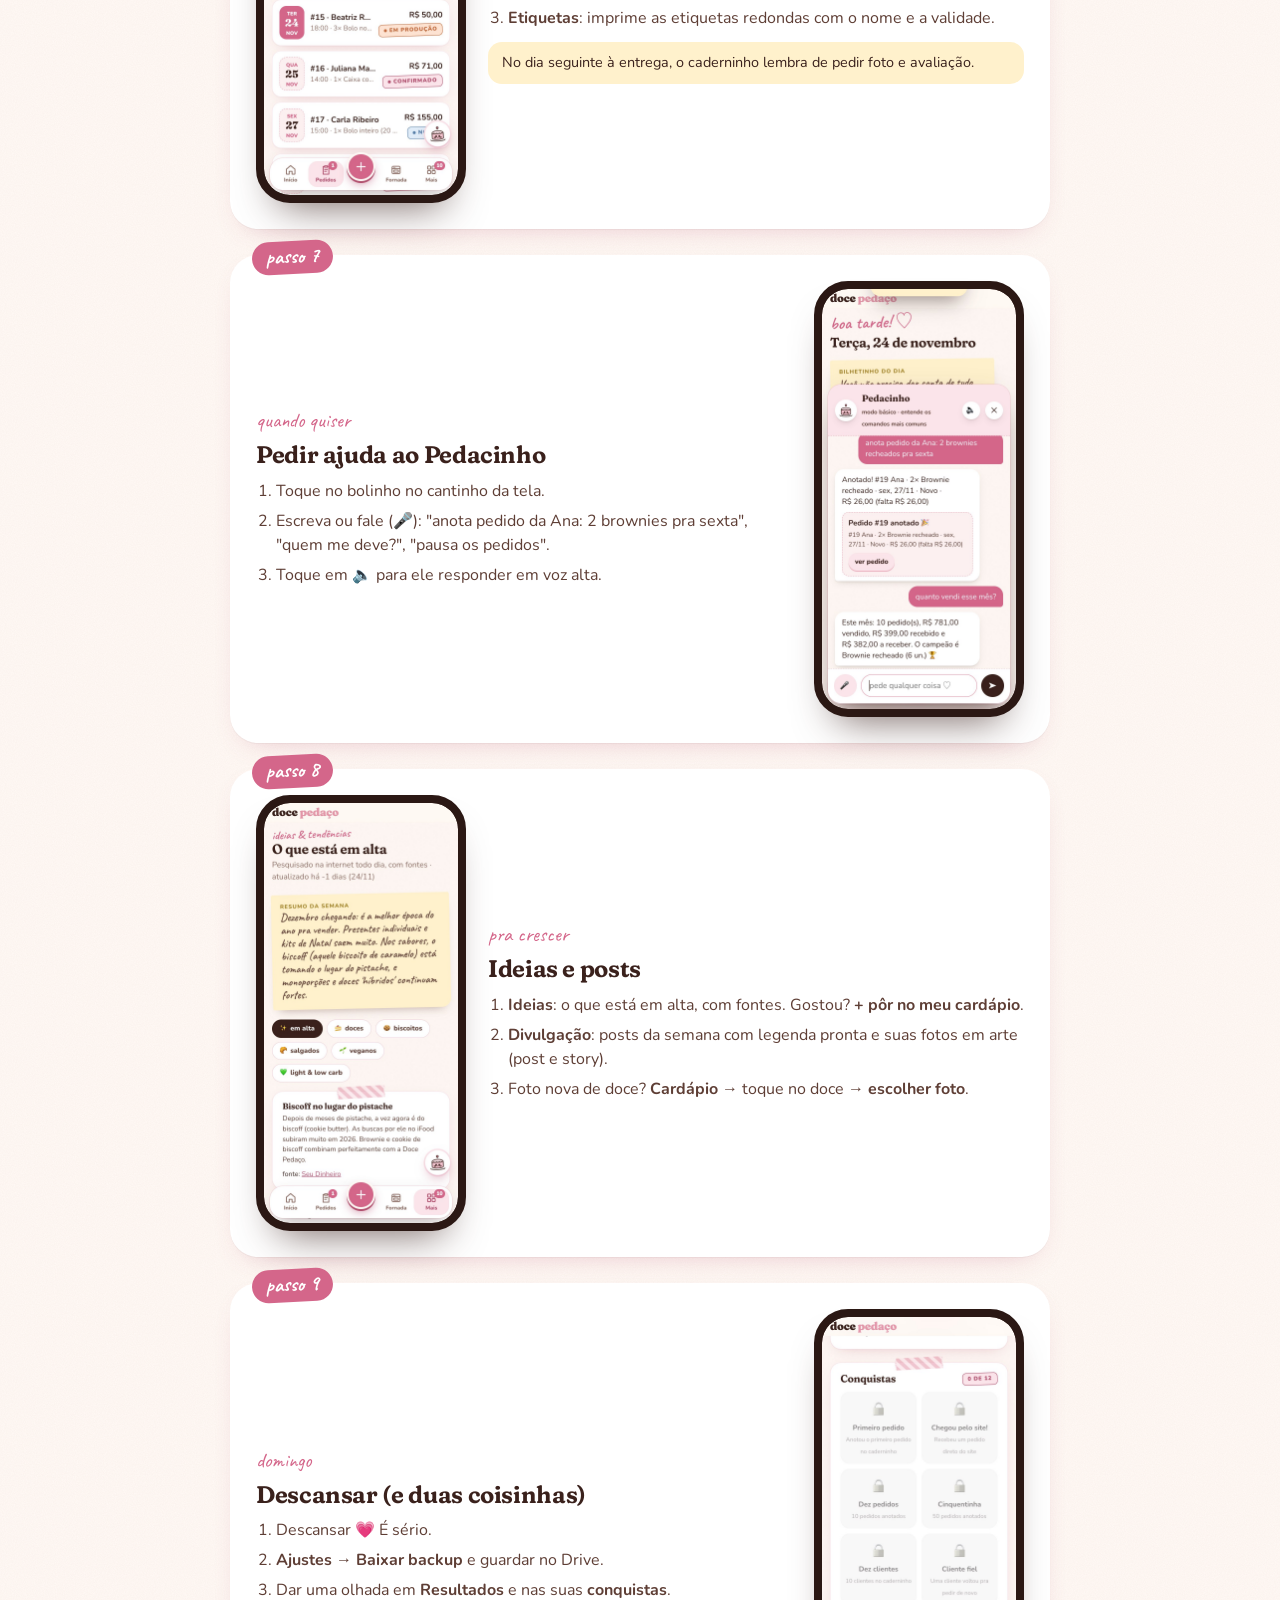
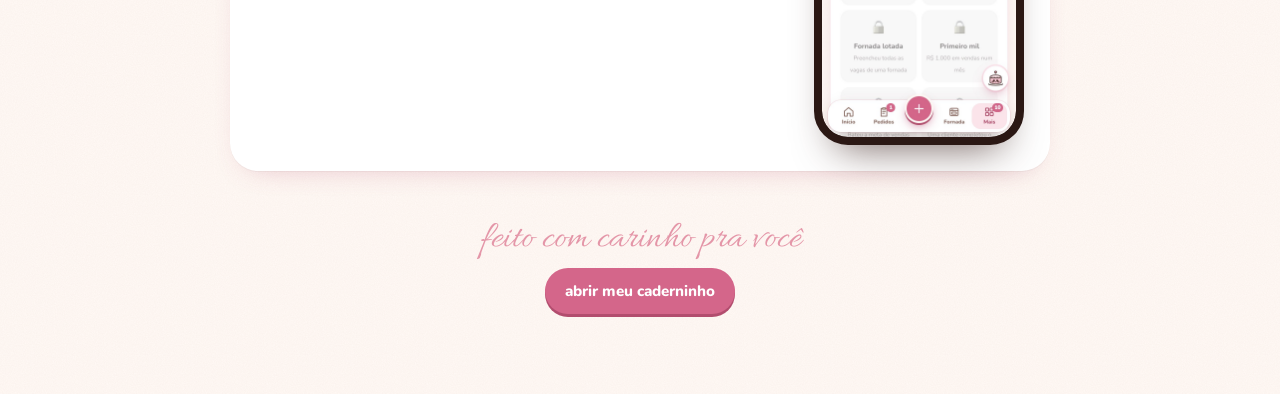
<file: apresentacao/passo-a-passo.html>
<!doctype html>
<html lang="pt-BR">
<head>
  <meta charset="utf-8">
  <meta name="viewport" content="width=device-width, initial-scale=1, viewport-fit=cover">
  <title>Doce Pedaço · passo a passo</title>
  <meta name="theme-color" content="#FFF9F5">
  <link rel="icon" href="../assets/icon.svg" type="image/svg+xml">
  <link rel="preconnect" href="https://fonts.googleapis.com">
  <link rel="preconnect" href="https://fonts.gstatic.com" crossorigin>
  <link href="https://fonts.googleapis.com/css2?family=Allura&family=Caveat:wght@500;600;700&family=Fraunces:ital,opsz,wght,SOFT,WONK@0,9..144,400..900,0..100,0..1;1,9..144,400..900,0..100,0..1&family=Nunito:wght@400;600;700;800;900&display=swap" rel="stylesheet">
  <link rel="stylesheet" href="../assets/style.css">
  <style>
    .w { max-width: 860px; margin: 0 auto; padding: 0 20px 80px; }
    header { text-align: center; padding: 50px 0 30px; }
    header .mao { font-size: 1.8rem; }
    header h1 { font-size: clamp(2.3rem, 6vw, 3.4rem); margin: 6px 0 10px; }
    header p { color: var(--chocolate-2); max-width: 30em; margin: 0 auto; }
    .indice { display: flex; flex-wrap: wrap; gap: 8px; justify-content: center; margin: 24px 0 10px; }
    .indice a { text-decoration: none; background: #fff; border: 1.5px solid var(--linha); border-radius: 999px; padding: 6px 14px; font-weight: 800; font-size: .84rem; color: var(--chocolate-2); }
    .passo { display: grid; gap: 22px; align-items: center; background: var(--leite); border-radius: 28px; padding: 26px; box-shadow: var(--sombra); margin-top: 26px; position: relative; scroll-margin-top: 20px; }
    @media (min-width: 720px) { .passo { grid-template-columns: 1fr 210px; } .passo:nth-of-type(even) { grid-template-columns: 210px 1fr; } .passo:nth-of-type(even) .cel { order: -1; } }
    .passo .n { position: absolute; top: -14px; left: 22px; background: var(--morango); color: #fff; font-family: var(--f-mao); font-size: 1.3rem; font-weight: 700; padding: 0 14px 2px; border-radius: 999px; transform: rotate(-3deg); }
    .passo h2 { font-size: 1.5rem; margin: 6px 0 4px; }
    .passo .quando { font-family: var(--f-mao); color: var(--morango); font-size: 1.3rem; }
    .passo ol { margin: 10px 0 0; padding-left: 20px; color: var(--chocolate-2); }
    .passo li { margin: 6px 0; }
    .passo .dica { margin-top: 12px; background: var(--baunilha); border-radius: 14px; padding: 10px 14px; font-size: .9rem; }
    .cel { width: 210px; margin: 0 auto; border-radius: 34px; border: 8px solid #2b1814; overflow: hidden; background: #2b1814; box-shadow: 0 24px 40px -22px rgba(58, 33, 28, .7); }
    .cel img { display: block; width: 100%; border-radius: 26px; }
    .fim { text-align: center; margin-top: 40px; }
    .fim .script { font-size: 2.4rem; display: block; }
  </style>
</head>
<body>
  <div class="w">
    <header>
      <span class="mao">seu passo a passo ♡</span>
      <h1>Como usar o caderninho</h1>
      <p>9 passos curtinhos. Na primeira vez que você abrir, o Pedacinho também faz um tour com você.</p>
      <nav class="indice"><a href="#p1">instalar</a><a href="#p2">início</a><a href="#p3">segunda</a><a href="#p4">terça</a><a href="#p5">pedido chegou</a><a href="#p6">produzir e entregar</a><a href="#p7">pedacinho</a><a href="#p8">ideias e posts</a><a href="#p9">domingo</a></nav>
    </header>

    <section class="passo" id="p1"><span class="n">passo 1</span><div><span class="quando">uma vez só</span><h2>Instalar no iPhone</h2>
      <ol><li>Abra o link do caderninho no <b>Safari</b>.</li><li>Toque em <b>Compartilhar</b> (quadradinho com a seta) → <b>Adicionar à Tela de Início</b>.</li><li>Abra pelo ícone do bolinho. Em <b>Ajustes</b>, toque em <b>Ativar avisos</b>.</li></ol>
      <p class="dica">No computador, é só abrir o mesmo link e salvar nos favoritos.</p></div>
      <div class="cel"><img src="telas/p-tour.jpg" alt=""></div></section>

    <section class="passo" id="p2"><span class="n">passo 2</span><div><span class="quando">todo dia de manhã</span><h2>Olhar a tela Início</h2>
      <ol><li>O selo mostra se os pedidos estão <b>abertos</b>; cada coraçãozinho é uma vaga.</li><li><b>Pra fazer hoje</b>: as tarefas do dia, com botões prontos (confirmar, cobrar, avisar).</li><li>Os bilhetinhos coloridos mostram entregas, quanto falta receber e as vendas do mês.</li></ol></div>
      <div class="cel"><img src="telas/p-inicio.jpg" alt=""></div></section>

    <section class="passo" id="p3"><span class="n">passo 3</span><div><span class="quando">segunda-feira</span><h2>Montar a fornada</h2>
      <ol><li>Vá em <b>Fornada</b> e ligue os doces da semana. Quer só 20 brownies? Põe no <b>limite</b>.</li><li>Ajuste o <b>limite de pedidos</b> (quantos cabem na sua cozinha).</li><li>Escolha os dias: quarta de manhã, quarta à noite, sexta e sábado são opcionais.</li></ol>
      <p class="dica">Escreva um <b>recadinho</b> pro site, tipo "essa semana tem brownie de Natal 🎄".</p></div>
      <div class="cel"><img src="telas/p-fornada.jpg" alt=""></div></section>

    <section class="passo" id="p4"><span class="n">passo 4</span><div><span class="quando">terça-feira</span><h2>Dia de pedidos!</h2>
      <ol><li>Poste nos stories: de manhã ("abriu!"), à tarde ("restam X vagas") e à noite ("últimas horas").</li><li>Os pedidos do site caem sozinhos em <b>Pedidos</b>, com confete 🎉</li><li>Cansou ou lotou? <b>Pausar pedidos</b>. Sem culpa: na terça seguinte reabre sozinho.</li></ol></div>
      <div class="cel"><img src="telas/p-fornada-2.jpg" alt=""></div></section>

    <section class="passo" id="p5"><span class="n">passo 5</span><div><span class="quando">quando chega um pedido</span><h2>Confirmar e cobrar</h2>
      <ol><li>Abra o pedido e toque em <b>Confirmação</b>: o WhatsApp abre com a mensagem pronta.</li><li>Recebeu o Pix? <b>Registrar pagamento</b>.</li><li>Pedido por conversa? Toque no <b>+</b> e anote em segundos.</li></ol></div>
      <div class="cel"><img src="telas/p-pedido.jpg" alt=""></div></section>

    <section class="passo" id="p6"><span class="n">passo 6</span><div><span class="quando">quarta em diante</span><h2>Produzir e entregar</h2>
      <ol><li><b>Agenda → Lista de produção</b>: quanto fazer de cada doce.</li><li>Toque em <b>Avançar</b>: em produção → pronto → entregue.</li><li><b>Etiquetas</b>: imprime as etiquetas redondas com o nome e a validade.</li></ol>
      <p class="dica">No dia seguinte à entrega, o caderninho lembra de pedir foto e avaliação.</p></div>
      <div class="cel"><img src="telas/p-pedidos.jpg" alt=""></div></section>

    <section class="passo" id="p7"><span class="n">passo 7</span><div><span class="quando">quando quiser</span><h2>Pedir ajuda ao Pedacinho</h2>
      <ol><li>Toque no bolinho no cantinho da tela.</li><li>Escreva ou fale (🎤): "anota pedido da Ana: 2 brownies pra sexta", "quem me deve?", "pausa os pedidos".</li><li>Toque em 🔈 para ele responder em voz alta.</li></ol></div>
      <div class="cel"><img src="telas/p-assistente.jpg" alt=""></div></section>

    <section class="passo" id="p8"><span class="n">passo 8</span><div><span class="quando">pra crescer</span><h2>Ideias e posts</h2>
      <ol><li><b>Ideias</b>: o que está em alta, com fontes. Gostou? <b>+ pôr no meu cardápio</b>.</li><li><b>Divulgação</b>: posts da semana com legenda pronta e suas fotos em arte (post e story).</li><li>Foto nova de doce? <b>Cardápio</b> → toque no doce → <b>escolher foto</b>.</li></ol></div>
      <div class="cel"><img src="telas/p-ideias.jpg" alt=""></div></section>

    <section class="passo" id="p9"><span class="n">passo 9</span><div><span class="quando">domingo</span><h2>Descansar (e duas coisinhas)</h2>
      <ol><li>Descansar 💗 É sério.</li><li><b>Ajustes → Baixar backup</b> e guardar no Drive.</li><li>Dar uma olhada em <b>Resultados</b> e nas suas <b>conquistas</b>.</li></ol></div>
      <div class="cel"><img src="telas/p-conquistas.jpg" alt=""></div></section>

    <div class="fim"><span class="script">feito com carinho pra você</span><a class="btn rosa" href="../painel.html">abrir meu caderninho</a></div>
  </div>
</body>
</html>
</file>
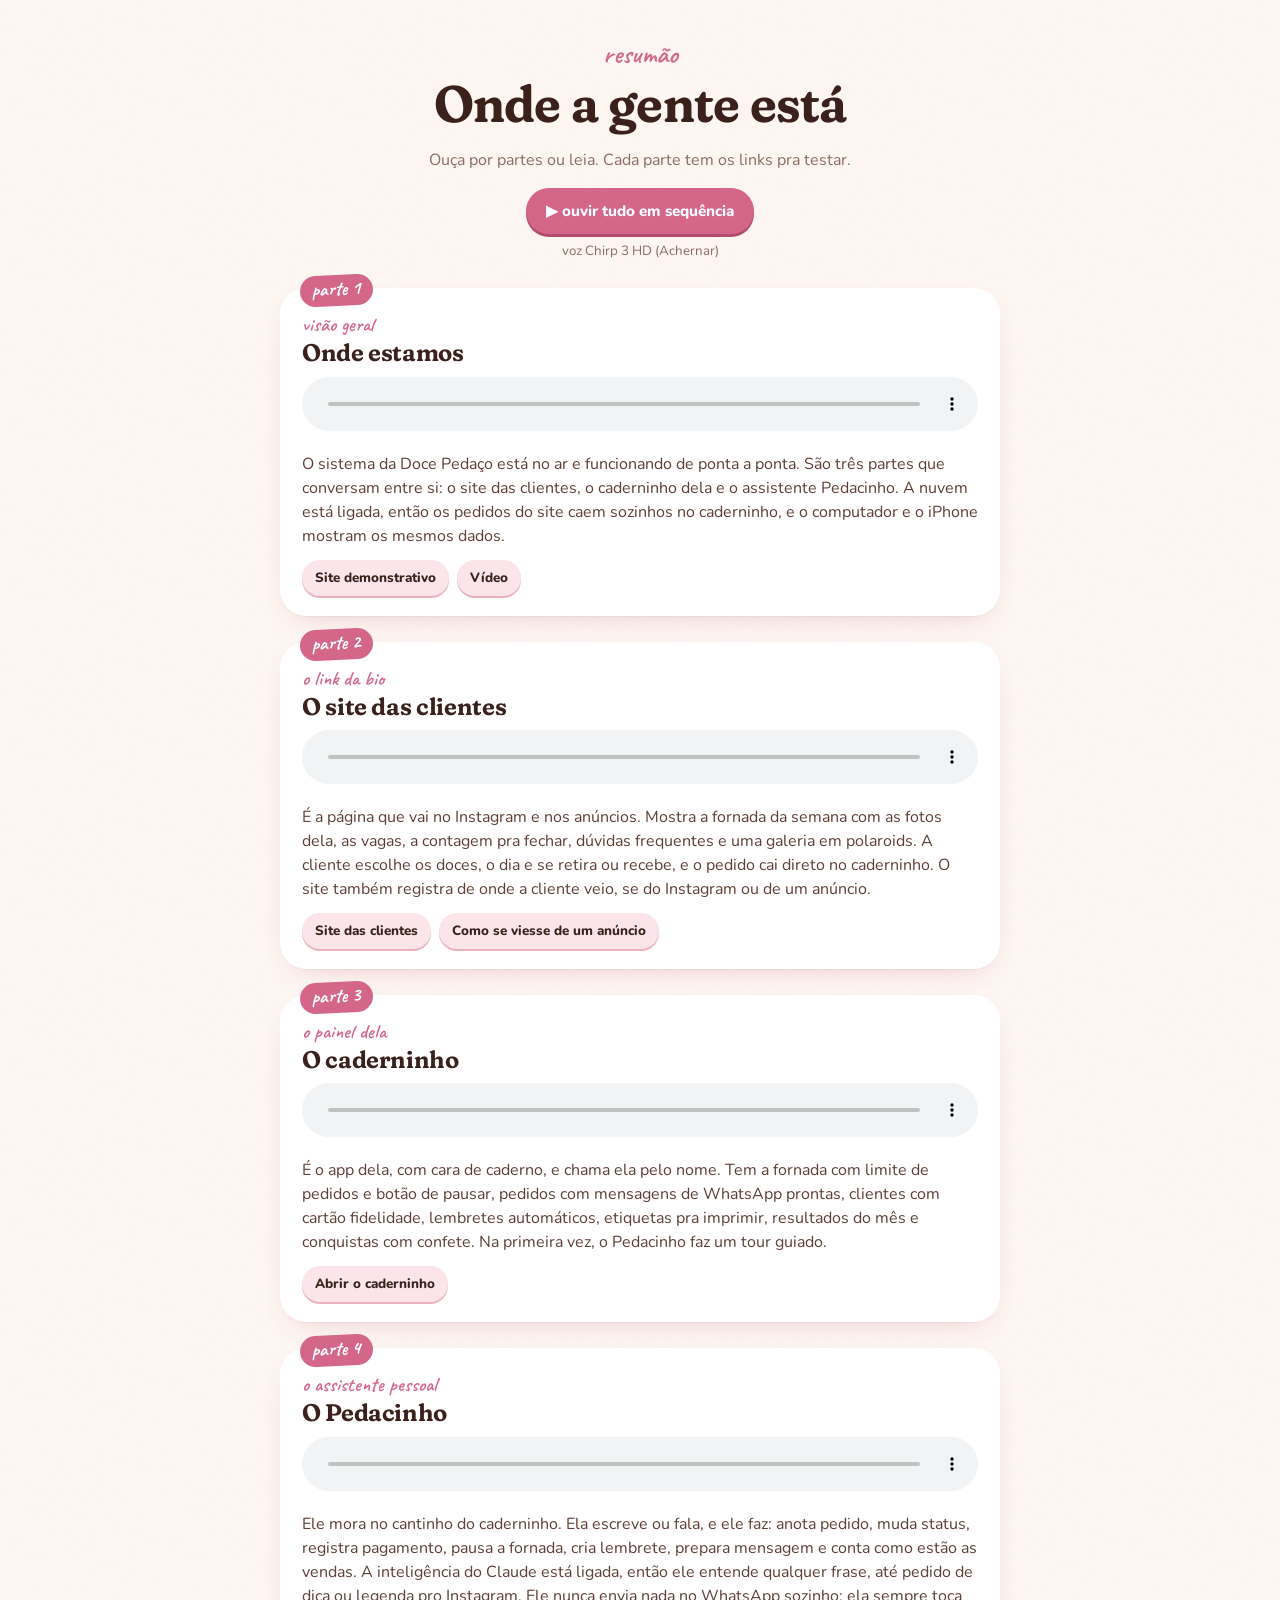
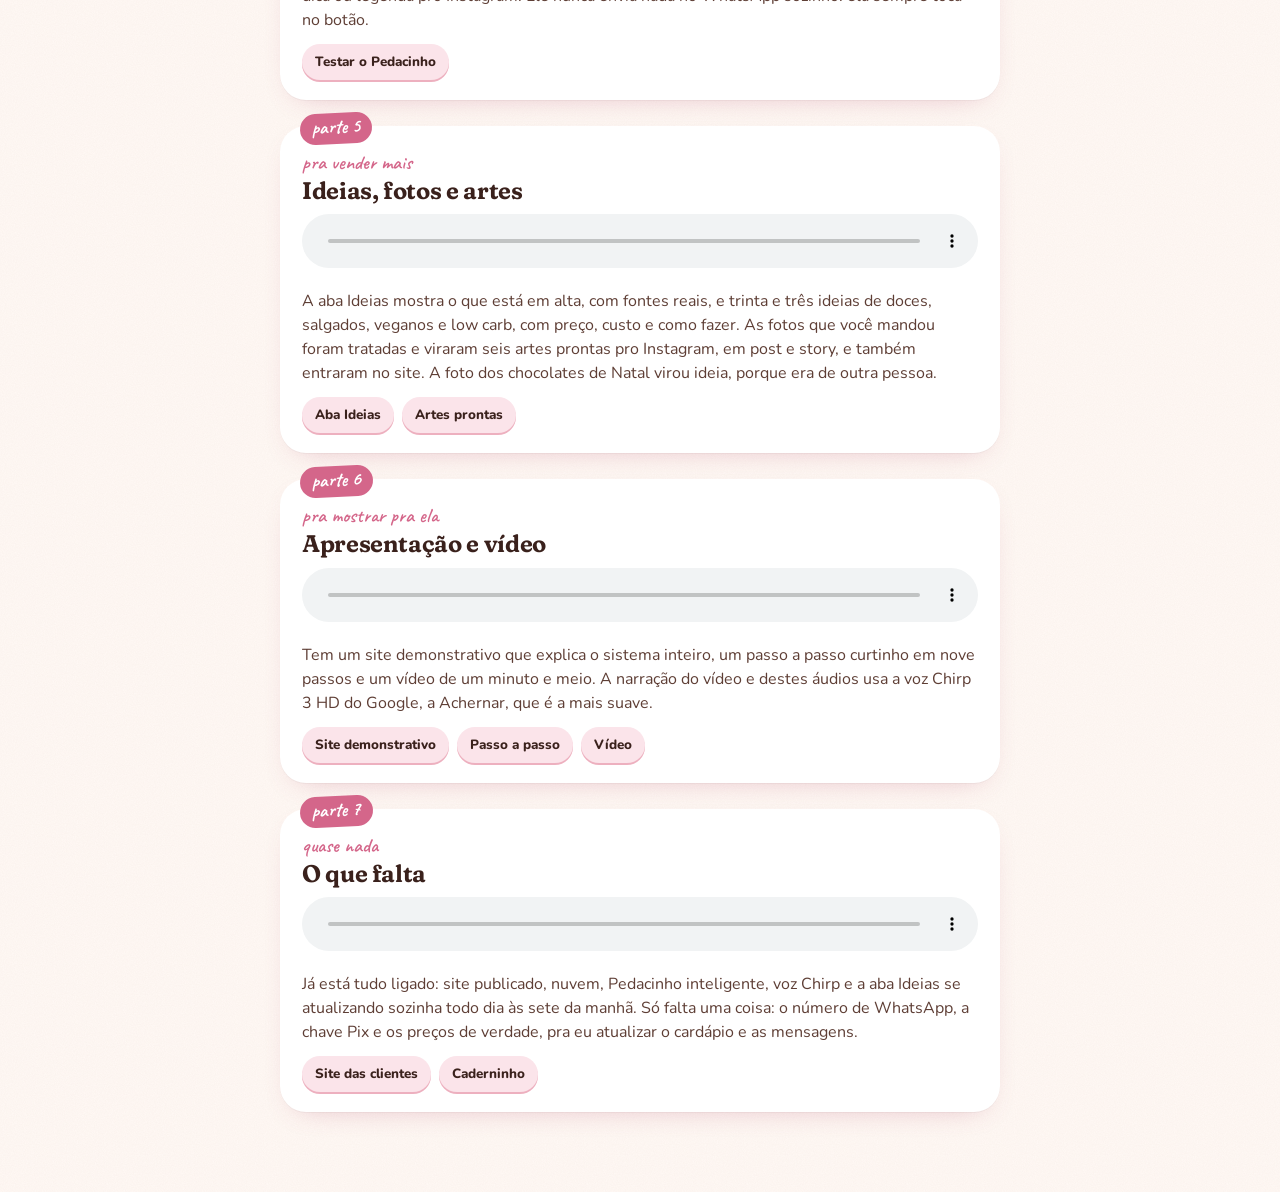
<file: apresentacao/resumo.html>
<!doctype html>
<html lang="pt-BR"><head><meta charset="utf-8"><meta name="viewport" content="width=device-width, initial-scale=1">
<title>Doce Pedaço · resumão</title><link rel="icon" href="../assets/icon.svg" type="image/svg+xml">
<link rel="preconnect" href="https://fonts.googleapis.com"><link rel="preconnect" href="https://fonts.gstatic.com" crossorigin>
<link href="https://fonts.googleapis.com/css2?family=Allura&family=Caveat:wght@500;600;700&family=Fraunces:opsz,wght,SOFT@9..144,400..900,0..100&family=Nunito:wght@400;600;700;800;900&display=swap" rel="stylesheet">
<link rel="stylesheet" href="../assets/style.css">
<style>
.w { max-width: 760px; margin: 0 auto; padding: 40px 20px 80px; }
header { text-align: center; margin-bottom: 20px; } header h1 { font-size: clamp(2.2rem, 6vw, 3.2rem); margin: 6px 0; } header .mao { font-size: 1.7rem; }
.tudo { display: flex; flex-direction: column; align-items: center; gap: 8px; margin: 14px 0 4px; }
.parte { position: relative; background: var(--leite); border-radius: 26px; padding: 26px 22px 20px; box-shadow: var(--sombra); margin-top: 26px; }
.parte .n { position: absolute; top: -13px; left: 20px; background: var(--morango); color: #fff; font-family: var(--f-mao); font-size: 1.2rem; font-weight: 700; padding: 0 12px 2px; border-radius: 999px; transform: rotate(-3deg); }
.parte .mao { font-size: 1.25rem; } .parte h2 { font-size: 1.5rem; margin: 2px 0 10px; }
.parte audio { width: 100%; margin-bottom: 8px; } .parte p { color: var(--chocolate-2); margin: 6px 0 12px; }
.links { display: flex; flex-wrap: wrap; gap: 8px; }
</style></head><body><div class="w">
<header><span class="mao">resumão</span><h1>Onde a gente está</h1><p class="muted">Ouça por partes ou leia. Cada parte tem os links pra testar.</p>
<div class="tudo"><button class="btn rosa" id="todas">▶ ouvir tudo em sequência</button><small class="muted">voz Chirp 3 HD (Achernar)</small></div></header>
<section class="parte"><span class="n">parte 1</span><span class="mao">visão geral</span><h2>Onde estamos</h2>
      <audio controls preload="none" src="audio/parte1.m4a"></audio><p>O sistema da Doce Pedaço está no ar e funcionando de ponta a ponta. São três partes que conversam entre si: o site das clientes, o caderninho dela e o assistente Pedacinho. A nuvem está ligada, então os pedidos do site caem sozinhos no caderninho, e o computador e o iPhone mostram os mesmos dados.</p><div class="links"><a class="btn mini claro" href="../apresentacao/index.html" target="_blank" rel="noopener">Site demonstrativo</a><a class="btn mini claro" href="../apresentacao/video-doce-pedaco.mp4" target="_blank" rel="noopener">Vídeo</a></div></section><section class="parte"><span class="n">parte 2</span><span class="mao">o link da bio</span><h2>O site das clientes</h2>
      <audio controls preload="none" src="audio/parte2.m4a"></audio><p>É a página que vai no Instagram e nos anúncios. Mostra a fornada da semana com as fotos dela, as vagas, a contagem pra fechar, dúvidas frequentes e uma galeria em polaroids. A cliente escolhe os doces, o dia e se retira ou recebe, e o pedido cai direto no caderninho. O site também registra de onde a cliente veio, se do Instagram ou de um anúncio.</p><div class="links"><a class="btn mini claro" href="../index.html" target="_blank" rel="noopener">Site das clientes</a><a class="btn mini claro" href="../index.html?origem=anuncio&amp;filtro=vegano" target="_blank" rel="noopener">Como se viesse de um anúncio</a></div></section><section class="parte"><span class="n">parte 3</span><span class="mao">o painel dela</span><h2>O caderninho</h2>
      <audio controls preload="none" src="audio/parte3.m4a"></audio><p>É o app dela, com cara de caderno, e chama ela pelo nome. Tem a fornada com limite de pedidos e botão de pausar, pedidos com mensagens de WhatsApp prontas, clientes com cartão fidelidade, lembretes automáticos, etiquetas pra imprimir, resultados do mês e conquistas com confete. Na primeira vez, o Pedacinho faz um tour guiado.</p><div class="links"><a class="btn mini claro" href="../painel.html" target="_blank" rel="noopener">Abrir o caderninho</a></div></section><section class="parte"><span class="n">parte 4</span><span class="mao">o assistente pessoal</span><h2>O Pedacinho</h2>
      <audio controls preload="none" src="audio/parte4.m4a"></audio><p>Ele mora no cantinho do caderninho. Ela escreve ou fala, e ele faz: anota pedido, muda status, registra pagamento, pausa a fornada, cria lembrete, prepara mensagem e conta como estão as vendas. A inteligência do Claude está ligada, então ele entende qualquer frase, até pedido de dica ou legenda pro Instagram. Ele nunca envia nada no WhatsApp sozinho: ela sempre toca no botão.</p><div class="links"><a class="btn mini claro" href="../painel.html#pedacinho/o que tenho pra hoje?" target="_blank" rel="noopener">Testar o Pedacinho</a></div></section><section class="parte"><span class="n">parte 5</span><span class="mao">pra vender mais</span><h2>Ideias, fotos e artes</h2>
      <audio controls preload="none" src="audio/parte5.m4a"></audio><p>A aba Ideias mostra o que está em alta, com fontes reais, e trinta e três ideias de doces, salgados, veganos e low carb, com preço, custo e como fazer. As fotos que você mandou foram tratadas e viraram seis artes prontas pro Instagram, em post e story, e também entraram no site. A foto dos chocolates de Natal virou ideia, porque era de outra pessoa.</p><div class="links"><a class="btn mini claro" href="../painel.html#ideias" target="_blank" rel="noopener">Aba Ideias</a><a class="btn mini claro" href="../painel.html#divulgacao" target="_blank" rel="noopener">Artes prontas</a></div></section><section class="parte"><span class="n">parte 6</span><span class="mao">pra mostrar pra ela</span><h2>Apresentação e vídeo</h2>
      <audio controls preload="none" src="audio/parte6.m4a"></audio><p>Tem um site demonstrativo que explica o sistema inteiro, um passo a passo curtinho em nove passos e um vídeo de um minuto e meio. A narração do vídeo e destes áudios usa a voz Chirp 3 HD do Google, a Achernar, que é a mais suave.</p><div class="links"><a class="btn mini claro" href="../apresentacao/index.html" target="_blank" rel="noopener">Site demonstrativo</a><a class="btn mini claro" href="../apresentacao/passo-a-passo.html" target="_blank" rel="noopener">Passo a passo</a><a class="btn mini claro" href="../apresentacao/video-doce-pedaco.mp4" target="_blank" rel="noopener">Vídeo</a></div></section><section class="parte"><span class="n">parte 7</span><span class="mao">quase nada</span><h2>O que falta</h2>
      <audio controls preload="none" src="audio/parte7.m4a"></audio><p>Já está tudo ligado: site publicado, nuvem, Pedacinho inteligente, voz Chirp e a aba Ideias se atualizando sozinha todo dia às sete da manhã. Só falta uma coisa: o número de WhatsApp, a chave Pix e os preços de verdade, pra eu atualizar o cardápio e as mensagens.</p><div class="links"><a class="btn mini claro" href="../index.html" target="_blank" rel="noopener">Site das clientes</a><a class="btn mini claro" href="../painel.html" target="_blank" rel="noopener">Caderninho</a></div></section>
</div>
<script>
const as = [...document.querySelectorAll("audio")];
as.forEach((a, i) => a.addEventListener("ended", () => { if (window.seq && as[i + 1]) { as[i + 1].scrollIntoView({ behavior: "smooth", block: "center" }); as[i + 1].play(); } }));
as.forEach((a) => a.addEventListener("play", () => as.forEach((b) => b !== a && b.pause())));
document.getElementById("todas").onclick = () => { window.seq = true; as[0].scrollIntoView({ behavior: "smooth", block: "center" }); as[0].play(); };
</script></body></html>
</file>
<file: assets/style.css>
/* ============================================================
   Doce Pedaço — identidade "caderninho"
   A etiqueta (rosa, borda rosa, costura pontilhada, data escrita
   à mão) vira um caderno de confeiteira: papel, fita washi,
   adesivos, carimbos e bilhetinhos.
   ============================================================ */
:root {
  --papel: #FFF9F5;
  --papel-2: #FDF0F1;
  --rosa-etiqueta: #FBE4EA;
  --rosa-borda: #EDB0BF;
  --rosa: #E496A8;
  --morango: #D4668A;
  --morango-escuro: #B24D6E;
  --chocolate: #3A211C;
  --chocolate-2: #5E3E35;
  --cacau: #8C6B62;
  --linha: #F1D6DD;
  --leite: #FFFFFF;
  --baunilha: #FFF1CC;
  --baunilha-2: #F3D98E;
  --menta: #DCF0E5;
  --menta-2: #4E9A76;
  --lavanda: #ECE3F8;
  --lavanda-2: #8063AE;
  --ceu: #E1EDF8;
  --ceu-2: #557EAA;
  --pessego: #FFE3D3;
  --pessego-2: #C46A3C;
  --vermelho: #C2475A;

  --f-display: "Fraunces", "Georgia", serif;
  --f-texto: "Nunito", -apple-system, "Segoe UI", sans-serif;
  --f-mao: "Caveat", "Bradley Hand", cursive;
  --f-script: "Allura", "Snell Roundhand", cursive;

  --raio: 22px;
  --raio-p: 14px;
  --sombra: 0 1px 0 rgba(58, 33, 28, .04), 0 10px 30px -18px rgba(180, 77, 110, .45);
  --sombra-adesivo: 0 2px 0 rgba(58, 33, 28, .06), 0 6px 14px -6px rgba(58, 33, 28, .25);
  --papel-textura: url("data:image/svg+xml,%3Csvg xmlns='http://www.w3.org/2000/svg' width='160' height='160'%3E%3Cfilter id='n'%3E%3CfeTurbulence type='fractalNoise' baseFrequency='.9' numOctaves='3' stitchTiles='stitch'/%3E%3CfeColorMatrix values='0 0 0 0 0.45 0 0 0 0 0.25 0 0 0 0 0.2 0 0 0 .06 0'/%3E%3C/filter%3E%3Crect width='160' height='160' filter='url(%23n)'/%3E%3C/svg%3E");
  color-scheme: light;
}

* { box-sizing: border-box; }
html { -webkit-text-size-adjust: 100%; scroll-behavior: smooth; }
body {
  margin: 0; color: var(--chocolate); font-family: var(--f-texto); font-size: 16px; line-height: 1.5;
  background: var(--papel) var(--papel-textura); -webkit-font-smoothing: antialiased;
}
button, input, select, textarea { font: inherit; color: inherit; }
a { color: var(--morango-escuro); }
::selection { background: var(--rosa-etiqueta); }
h1, h2, h3 {
  font-family: var(--f-display); font-weight: 650; margin: 0; letter-spacing: -.015em; line-height: 1.1;
  font-variation-settings: "SOFT" 100, "WONK" 0; text-wrap: balance;
}
h1 { font-size: clamp(1.7rem, 3.4vw, 2.2rem); }
h2 { font-size: 1.3rem; }
h3 { font-size: 1.05rem; }
em.doce, .doce-it { font-style: italic; font-variation-settings: "SOFT" 100, "WONK" 1; color: var(--morango); }
.script { font-family: var(--f-script); color: var(--rosa); font-weight: 400; }
.mao { font-family: var(--f-mao); font-weight: 600; color: var(--morango); line-height: 1.1; }
.muted { color: var(--cacau); }
.small { font-size: .86rem; }
.hidden { display: none !important; }
.sr { position: absolute; width: 1px; height: 1px; overflow: hidden; clip: rect(0 0 0 0); }

/* ---------- Logo ---------- */
.logo { display: inline-flex; flex-direction: column; align-items: center; line-height: .8; text-decoration: none; }
.logo img { width: 52px; height: 52px; margin-bottom: 4px; }
.logo .l-doce, .logo .l-pedaco { font-family: var(--f-display); font-weight: 900; font-size: 2.1rem; letter-spacing: -.02em; font-variation-settings: "SOFT" 50; }
.logo .l-doce { color: var(--chocolate); }
.logo .l-pedaco { color: var(--rosa); }
.logo.logo-p img { width: 34px; height: 34px; }
.logo.logo-p .l-doce, .logo.logo-p .l-pedaco { font-size: 1.4rem; }
.coracoes { display: flex; align-items: center; justify-content: center; gap: 10px; color: var(--rosa-borda); }
.coracoes::before, .coracoes::after { content: ""; height: 1px; width: 60px; background: currentColor; }

/* ---------- Cartões de papel ---------- */
.card {
  background: var(--leite); border-radius: var(--raio); padding: 20px; position: relative;
  box-shadow: var(--sombra); border: 1px solid rgba(237, 176, 191, .35);
}
.card.costura::after {
  content: ""; position: absolute; inset: 7px; border: 1.6px dashed var(--rosa-borda); opacity: .7;
  border-radius: calc(var(--raio) - 6px); pointer-events: none;
}
.card-titulo { display: flex; align-items: center; justify-content: space-between; gap: 10px; margin-bottom: 14px; }
/* fita washi colada no topo */
.fita::before {
  content: ""; position: absolute; top: -11px; left: 50%; width: 92px; height: 24px; transform: translateX(-50%) rotate(-3deg);
  background: repeating-linear-gradient(45deg, rgba(228, 150, 168, .55) 0 7px, rgba(251, 228, 234, .7) 7px 14px);
  border-left: 2px dotted rgba(255, 255, 255, .7); border-right: 2px dotted rgba(255, 255, 255, .7); z-index: 2;
}
.fita.menta::before { background: repeating-linear-gradient(45deg, rgba(78, 154, 118, .35) 0 7px, rgba(220, 240, 229, .8) 7px 14px); }
.fita.baunilha::before { background: repeating-linear-gradient(45deg, rgba(243, 217, 142, .8) 0 7px, rgba(255, 241, 204, .85) 7px 14px); }
.fita.lavanda::before { background: repeating-linear-gradient(45deg, rgba(128, 99, 174, .3) 0 7px, rgba(236, 227, 248, .85) 7px 14px); }
.fita.esq::before { left: 34px; transform: rotate(-6deg); }
/* bilhetinho (post-it) */
.postit {
  background: var(--baunilha); border-radius: 4px 4px 18px 4px; padding: 16px 18px; position: relative;
  box-shadow: 0 12px 20px -14px rgba(140, 107, 98, .7); transform: rotate(-1.2deg);
}
.postit .mao { color: var(--chocolate-2); font-size: 1.45rem; }
/* adesivo redondo */
.adesivo {
  display: inline-grid; place-items: center; border-radius: 50%; background: var(--rosa-etiqueta);
  border: 3px solid #fff; box-shadow: var(--sombra-adesivo); text-align: center;
}

/* ---------- Botões (de bala: com "degrau") ---------- */
.btn {
  display: inline-flex; align-items: center; justify-content: center; gap: 8px;
  border: 0; border-radius: 999px; cursor: pointer; text-decoration: none; white-space: nowrap;
  padding: 11px 20px; min-height: 46px; font-weight: 800; font-size: .95rem;
  background: var(--chocolate); color: #fff; box-shadow: 0 3px 0 #1f110e;
  transition: transform .08s ease, box-shadow .08s ease, background .15s;
}
.btn:hover { background: #2b1814; }
.btn:active { transform: translateY(2px); box-shadow: 0 1px 0 #1f110e; }
.btn.rosa { background: var(--morango); box-shadow: 0 3px 0 var(--morango-escuro); }
.btn.rosa:hover { background: #cc5c81; }
.btn.rosa:active { box-shadow: 0 1px 0 var(--morango-escuro); }
.btn.claro { background: var(--rosa-etiqueta); color: var(--chocolate); box-shadow: 0 3px 0 var(--rosa-borda); }
.btn.claro:hover { background: #f8d9e1; }
.btn.borda { background: var(--leite); color: var(--chocolate); box-shadow: inset 0 0 0 1.5px var(--rosa-borda), 0 3px 0 var(--linha); }
.btn.borda:hover { background: var(--papel-2); }
.btn.zap { background: #2BD46B; color: #06381a; box-shadow: 0 3px 0 #1a9e4c; }
.btn.zap:hover { background: #25c862; }
.btn.perigo { background: #FCE5E8; color: var(--vermelho); box-shadow: 0 3px 0 #F3C4CC; }
.btn.menta { background: var(--menta); color: #22573f; box-shadow: 0 3px 0 #b5dcc6; }
.btn.lavanda { background: var(--lavanda); color: #4d3478; box-shadow: 0 3px 0 #d3c4ec; }
.btn.mini { padding: 6px 13px; min-height: 36px; font-size: .84rem; box-shadow: 0 2px 0 rgba(0,0,0,.18); }
.btn.mini.claro { box-shadow: 0 2px 0 var(--rosa-borda); }
.btn.mini.borda { box-shadow: inset 0 0 0 1.5px var(--rosa-borda), 0 2px 0 var(--linha); }
.btn.mini.zap { box-shadow: 0 2px 0 #1a9e4c; }
.btn.mini.perigo { box-shadow: 0 2px 0 #F3C4CC; }
.btn.mini.rosa { box-shadow: 0 2px 0 var(--morango-escuro); }
.btn svg { width: 18px; height: 18px; flex: none; }
.btn[disabled] { opacity: .45; cursor: not-allowed; transform: none; }
.btn:focus-visible, .chip:focus-visible, a:focus-visible, button:focus-visible { outline: 3px solid rgba(212, 102, 138, .45); outline-offset: 2px; }

/* ---------- Formulários ---------- */
.campo { display: flex; flex-direction: column; gap: 6px; margin-bottom: 14px; }
.campo label { font-weight: 800; font-size: .84rem; color: var(--chocolate-2); }
.campo input, .campo select, .campo textarea {
  width: 100%; border: 1.5px solid var(--linha); background: #fff; border-radius: var(--raio-p);
  padding: 11px 14px; min-height: 48px; outline: none; transition: border-color .15s, box-shadow .15s;
}
.campo textarea { min-height: 88px; resize: vertical; }
.campo input:focus, .campo select:focus, .campo textarea:focus { border-color: var(--rosa); box-shadow: 0 0 0 4px rgba(228, 150, 168, .2); }
.linha-campos { display: grid; grid-template-columns: 1fr 1fr; gap: 12px; }
@media (max-width: 420px) { .linha-campos { grid-template-columns: 1fr; } }

.chips { display: flex; flex-wrap: wrap; gap: 8px; }
.chip {
  border: 1.5px solid var(--linha); border-radius: 999px; padding: 7px 15px; cursor: pointer;
  background: var(--leite); color: var(--chocolate-2); font-weight: 800; font-size: .86rem; transition: .12s;
}
.chip:hover { border-color: var(--rosa-borda); }
.chip.ativo { background: var(--chocolate); border-color: var(--chocolate); color: #fff; }

/* interruptor */
.troca { position: relative; display: inline-flex; align-items: center; gap: 12px; cursor: pointer; font-weight: 700; }
.troca input { position: absolute; opacity: 0; pointer-events: none; }
.troca i { width: 50px; height: 30px; border-radius: 15px; background: var(--linha); position: relative; flex: none; transition: background .2s; }
.troca i::after { content: ""; position: absolute; top: 3px; left: 3px; width: 24px; height: 24px; border-radius: 50%; background: #fff; box-shadow: 0 2px 4px rgba(0,0,0,.2); transition: transform .2s; }
.troca input:checked + i { background: var(--morango); }
.troca input:checked + i::after { transform: translateX(20px); }
.troca input:focus-visible + i { outline: 3px solid rgba(212, 102, 138, .45); outline-offset: 2px; }

/* ---------- Carimbos de status ---------- */
.tag {
  display: inline-flex; align-items: center; gap: 5px; padding: 3px 10px; border-radius: 8px;
  font-size: .7rem; font-weight: 900; letter-spacing: .08em; text-transform: uppercase; white-space: nowrap;
  border: 1.5px solid currentColor; background: transparent; transform: rotate(-2deg);
}
.tag::before { content: ""; width: 6px; height: 6px; border-radius: 50%; background: currentColor; }
.st-novo { color: var(--ceu-2); background: var(--ceu); }
.st-confirmado { color: var(--morango-escuro); background: var(--rosa-etiqueta); }
.st-producao { color: var(--pessego-2); background: var(--pessego); }
.st-pronto { color: var(--lavanda-2); background: var(--lavanda); }
.st-entregue { color: var(--menta-2); background: var(--menta); }
.st-cancelado { color: #8d8d8d; background: #f1f1f1; }
.pg-pago { color: var(--menta-2); background: var(--menta); }
.pg-sinal { color: #9a7317; background: var(--baunilha); }
.pg-pendente { color: var(--vermelho); background: #FCE8EB; }
.tag.sem-ponto::before { display: none; }

/* ---------- Toast ---------- */
.toast {
  position: fixed; left: 50%; bottom: calc(100px + env(safe-area-inset-bottom)); transform: translateX(-50%) translateY(20px);
  background: var(--chocolate); color: #fff; padding: 13px 22px; border-radius: 999px; font-weight: 800;
  opacity: 0; pointer-events: none; transition: .25s ease; z-index: 200; max-width: calc(100% - 32px); text-align: center;
  box-shadow: 0 12px 30px -10px rgba(58, 33, 28, .5);
}
.toast.show { opacity: 1; transform: translateX(-50%) translateY(0); }

/* ---------- Confete ---------- */
.confete { position: fixed; inset: 0; pointer-events: none; z-index: 300; overflow: hidden; }
.confete i { position: absolute; top: -20px; width: 10px; height: 14px; border-radius: 3px; animation: cair linear forwards; }
.confete i.c { border-radius: 50%; width: 10px; height: 10px; }
@keyframes cair { to { transform: translate(var(--x), 110vh) rotate(var(--r)); opacity: .9; } }
@media (prefers-reduced-motion: reduce) { .confete { display: none; } * { animation-duration: .01ms !important; transition-duration: .01ms !important; } }
</file>
<file: assets/site.css>
/* ============ Site público — caderninho da Doce Pedaço ============ */
body { overflow-x: hidden; }
main { max-width: 1120px; margin: 0 auto; padding: 0 20px; }

/* topo */
.s-topo {
  position: sticky; top: 0; z-index: 40; display: flex; align-items: center; gap: 18px;
  padding: calc(10px + env(safe-area-inset-top)) 20px 10px; max-width: 1160px; margin: 0 auto;
  background: rgba(255, 249, 245, .86); backdrop-filter: blur(14px); -webkit-backdrop-filter: blur(14px);
}
.s-marca { display: flex; align-items: center; gap: 8px; text-decoration: none; color: var(--chocolate); font-family: var(--f-display); font-size: 1.35rem; font-variation-settings: "SOFT" 60; }
.s-marca img { width: 34px; height: 34px; }
.s-marca b { font-weight: 900; } .s-marca i { font-style: normal; font-weight: 900; color: var(--rosa); }
.s-nav { display: none; gap: 22px; margin-left: auto; }
.s-nav a { color: var(--chocolate-2); text-decoration: none; font-weight: 800; font-size: .93rem; position: relative; }
.s-nav a::after { content: ""; position: absolute; left: 0; right: 0; bottom: -3px; height: 6px; background: var(--rosa-etiqueta); z-index: -1; transform: scaleX(0); transition: transform .2s; transform-origin: left; border-radius: 3px; }
.s-nav a:hover::after { transform: scaleX(1); }
#topo-cta { margin-left: auto; }
@media (min-width: 760px) { .s-nav { display: flex; } #topo-cta { margin-left: 0; } }

/* hero */
.s-hero { display: grid; gap: 30px; padding: 30px 0 50px; align-items: center; }
@media (min-width: 880px) { .s-hero { grid-template-columns: 1.08fr .92fr; padding: 60px 0 80px; } }
.s-etiqueta-fornada {
  position: relative; display: inline-block; padding: 8px 16px; margin: 14px 0 18px; background: var(--leite);
  border-radius: 10px; font-weight: 900; font-size: .8rem; letter-spacing: .08em; text-transform: uppercase; color: var(--morango-escuro);
  box-shadow: var(--sombra-adesivo); transform: rotate(-2deg);
}
.s-hero h1 { font-size: clamp(2.5rem, 7vw, 4.4rem); line-height: 1; font-weight: 700; letter-spacing: -.03em; }
.s-hero h1 em { display: block; }
.s-sub { font-size: 1.12rem; color: var(--chocolate-2); max-width: 30em; margin: 20px 0 26px; }
.s-sub .coracao { color: var(--morango); }
.s-hero-acoes { display: flex; flex-wrap: wrap; align-items: center; gap: 14px 18px; }
.s-hero-nota { font-size: 1.45rem; transform: rotate(-3deg); }

/* selo (a etiqueta gigante) */
.s-selo-area { position: relative; width: min(100%, 420px); aspect-ratio: 1; margin: 0 auto; }
.s-anel { position: absolute; inset: 0; width: 100%; height: 100%; animation: girar 38s linear infinite; }
.s-anel text { font-family: var(--f-texto); font-weight: 900; font-size: 15.5px; letter-spacing: 3.2px; text-transform: uppercase; fill: var(--morango-escuro); }
@keyframes girar { to { transform: rotate(360deg); } }
.s-selo {
  position: absolute; inset: 15%; border-radius: 50%; background: var(--rosa-etiqueta); border: 10px solid var(--rosa-borda);
  display: flex; flex-direction: column; align-items: center; justify-content: center; text-align: center; transform: rotate(-6deg);
  box-shadow: 0 30px 50px -30px rgba(180, 77, 110, .7), inset 0 0 0 6px var(--rosa-etiqueta), inset 0 0 0 7.5px var(--rosa-borda);
}
.s-selo img { width: 15%; margin-bottom: 2%; }
.s-selo .l-doce, .s-selo .l-pedaco { font-family: var(--f-display); font-weight: 900; font-size: clamp(2rem, 7.4vw, 2.9rem); line-height: .82; letter-spacing: -.02em; }
.s-selo .l-doce { color: var(--chocolate); } .s-selo .l-pedaco { color: var(--rosa); }
.s-selo-frase { margin-top: 5%; font-size: clamp(.75rem, 2.4vw, .95rem); }
.s-selo-frase em { display: block; font-family: var(--f-script); font-style: normal; color: var(--rosa); font-size: 1.7em; line-height: .9; }
.s-selo-val { font-size: clamp(.6rem, 1.9vw, .72rem); margin-top: 4%; font-weight: 700; }
.s-selo-val b { font-family: var(--f-mao); font-size: 1.9em; color: var(--ceu-2); letter-spacing: .1em; font-weight: 600; }
.s-mini { position: absolute; width: 21%; aspect-ratio: 1; border-radius: 50%; background: var(--leite); border: 3px solid #fff; box-shadow: var(--sombra-adesivo); padding: 3.5%; animation: flutuar 5s ease-in-out infinite; }
.s-mini svg { width: 100%; height: 100%; }
.s-mini.m1 { top: 2%; right: 4%; transform: rotate(10deg); }
.s-mini.m2 { bottom: 10%; left: -2%; animation-delay: -1.6s; background: var(--baunilha); }
.s-mini.m3 { top: 38%; right: -5%; animation-delay: -3s; background: var(--menta); }
@keyframes flutuar { 50% { translate: 0 -8px; } }
.s-postit { position: absolute; left: -4%; top: 4%; max-width: 54%; transform: rotate(-6deg); z-index: 3; }
.s-postit .mao { display: block; font-size: 1.45rem; }
.s-postit small { display: block; font-weight: 800; color: var(--chocolate-2); margin-top: 4px; font-size: .78rem; }
@media (max-width: 420px) { .s-postit { left: -2%; top: -4%; } .s-postit .mao { font-size: 1.2rem; } }

/* faixa */
.s-faixa { background: var(--chocolate); color: var(--rosa-etiqueta); overflow: hidden; padding: 14px 0; transform: rotate(-1.4deg); margin: 0 -20px; width: calc(100% + 40px); }
.s-faixa div { display: flex; gap: 26px; width: max-content; animation: correr 32s linear infinite; font-family: var(--f-display); font-style: italic; font-size: 1.3rem; font-variation-settings: "SOFT" 100, "WONK" 1; white-space: nowrap; }
.s-faixa span:nth-child(even) { color: var(--rosa); font-style: normal; }
@keyframes correr { to { transform: translateX(-50%); } }

/* seções */
.s-secao { padding: 70px 0 10px; scroll-margin-top: 70px; }
.s-sobre { font-size: 1.6rem; margin: 0; transform: rotate(-2deg); display: inline-block; }
.s-h2 { font-size: clamp(1.9rem, 4.6vw, 2.8rem); margin: 4px 0 26px; font-weight: 700; letter-spacing: -.025em; }

/* semana */
.s-semana { list-style: none; padding: 0; margin: 0; display: grid; gap: 18px; counter-reset: passo; }
@media (min-width: 760px) { .s-semana { grid-template-columns: repeat(3, 1fr); gap: 22px; } }
.s-semana li { position: relative; background: var(--leite); border-radius: var(--raio); padding: 26px 22px 22px; box-shadow: var(--sombra); }
.s-semana li:nth-child(1) { transform: rotate(-1deg); } .s-semana li:nth-child(3) { transform: rotate(1deg); }
.s-semana .dia { font-family: var(--f-display); font-weight: 900; font-size: 2.2rem; line-height: 1; font-variation-settings: "SOFT" 100; }
.s-semana .dia small { display: block; font-family: var(--f-mao); color: var(--morango); font-size: 1.35rem; font-weight: 600; margin-top: 6px; }
.s-semana p { margin: 10px 0 0; color: var(--chocolate-2); }
.s-semana .aqui { position: absolute; top: -14px; right: 16px; background: var(--morango); color: #fff; font-family: var(--f-mao); font-size: 1.2rem; padding: 1px 12px 3px; border-radius: 999px; transform: rotate(4deg); box-shadow: var(--sombra-adesivo); }
.s-semana li.agora { box-shadow: 0 0 0 2.5px var(--morango), var(--sombra); }

/* aviso */
.s-aviso { display: flex; gap: 14px; align-items: center; background: var(--lavanda); color: #4d3478; padding: 16px 20px; border-radius: var(--raio); margin-bottom: 22px; font-weight: 700; }
.s-aviso .mao { font-size: 1.5rem; color: inherit; }
.s-aviso.aberto { background: var(--menta); color: #22573f; }
.s-aviso.recado { background: var(--baunilha); color: #6d5313; }

/* cardápio */
.s-cat { display: flex; align-items: center; gap: 12px; margin: 34px 0 16px; }
.s-cat h3 { font-size: 1.5rem; font-weight: 700; }
.s-cat::after { content: ""; flex: 1; border-top: 2px dashed var(--rosa-borda); }
.s-grade { display: grid; gap: 18px; grid-template-columns: repeat(auto-fill, minmax(250px, 1fr)); }
.s-prod {
  position: relative; background: var(--leite); border-radius: var(--raio); padding: 18px; box-shadow: var(--sombra);
  display: grid; grid-template-columns: 74px 1fr; gap: 6px 14px; align-items: start; transition: transform .15s, box-shadow .15s;
}
.s-prod:hover { transform: translateY(-3px) rotate(-.4deg); }
.s-prod.sel { box-shadow: 0 0 0 2.5px var(--morango), var(--sombra); }
.s-prod-desenho { grid-row: span 2; width: 74px; height: 74px; border-radius: 50%; background: var(--papel-2); display: grid; place-items: center; padding: 8px; }
.s-prod:nth-child(3n+2) .s-prod-desenho { background: var(--baunilha); }
.s-prod:nth-child(3n) .s-prod-desenho { background: var(--menta); }
.s-prod-desenho svg { width: 100%; height: 100%; }
.s-prod h4 { margin: 2px 0 0; font-family: var(--f-display); font-weight: 650; font-size: 1.12rem; line-height: 1.15; font-variation-settings: "SOFT" 100; }
.s-prod p { margin: 0; font-size: .9rem; color: var(--cacau); }
.s-prod-pe { grid-column: 1 / -1; display: flex; align-items: center; justify-content: space-between; margin-top: 10px; padding-top: 12px; border-top: 1.5px dashed var(--linha); }
.s-preco { font-family: var(--f-display); font-weight: 800; font-size: 1.35rem; font-variation-settings: "SOFT" 100; }
.s-qtd { display: flex; align-items: center; gap: 6px; }
.s-qtd button { width: 40px; height: 40px; border-radius: 50%; border: 0; cursor: pointer; font-size: 1.3rem; font-weight: 900; background: var(--rosa-etiqueta); color: var(--chocolate); transition: transform .1s; }
.s-qtd button.add { background: var(--morango); color: #fff; box-shadow: 0 3px 0 var(--morango-escuro); }
.s-qtd button:active { transform: scale(.9); }
.s-qtd output { min-width: 24px; text-align: center; font-weight: 900; font-size: 1.1rem; }
.s-qtd button:disabled { opacity: .35; cursor: not-allowed; box-shadow: none; }
.s-poucos { position: absolute; top: -10px; right: 14px; background: var(--baunilha); color: #8a6512; font-family: var(--f-mao); font-size: 1.15rem; padding: 0 10px 2px; border-radius: 8px; transform: rotate(3deg); box-shadow: var(--sombra-adesivo); }
.s-esgotou { position: absolute; inset: 0; display: grid; place-items: center; border-radius: var(--raio); background: rgba(255, 255, 255, .55); }
.s-esgotou span { font-weight: 900; letter-spacing: .14em; text-transform: uppercase; color: var(--vermelho); border: 3px double var(--vermelho); padding: 6px 14px; border-radius: 10px; transform: rotate(-10deg); background: rgba(255,255,255,.8); }
.espiadinha .s-qtd { display: none; }

/* ticket do pedido */
.s-ticket {
  position: relative; max-width: 620px; margin: 0 auto; background: var(--leite); padding: 34px 28px 30px; border-radius: 6px;
  box-shadow: 0 30px 60px -40px rgba(58, 33, 28, .6);
  -webkit-mask: radial-gradient(circle 9px at 50% 0, #0000 98%, #000) 0 0 / 26px 51% repeat-x, radial-gradient(circle 9px at 50% 100%, #0000 98%, #000) 0 100% / 26px 51% repeat-x;
          mask: radial-gradient(circle 9px at 50% 0, #0000 98%, #000) 0 0 / 26px 51% repeat-x, radial-gradient(circle 9px at 50% 100%, #0000 98%, #000) 0 100% / 26px 51% repeat-x;
}
.s-ticket::after { content: ""; position: absolute; inset: 14px; border: 1.6px dashed var(--rosa-borda); border-radius: 4px; pointer-events: none; }
.s-ticket-topo { text-align: center; margin-bottom: 18px; }
.s-ticket-topo .mao, .s-ok > .mao { font-size: 1.7rem; margin: 0; }
.s-ticket h2 { font-size: 1.8rem; }
.s-resumo { list-style: none; padding: 0; margin: 0 0 22px; }
.s-resumo li { display: flex; justify-content: space-between; gap: 12px; padding: 9px 0; border-bottom: 1.5px dotted var(--linha); font-variant-numeric: tabular-nums; }
.s-resumo li b { font-weight: 900; color: var(--morango); margin-right: 4px; }
.s-linha { display: grid; grid-template-columns: 116px 1fr; align-items: end; gap: 10px; margin-bottom: 14px; }
.s-linha label { font-family: var(--f-mao); font-size: 1.35rem; color: var(--morango-escuro); font-weight: 600; padding-bottom: 6px; }
.s-linha input { border: 0; border-bottom: 2px solid var(--rosa-borda); background: transparent; padding: 8px 2px; min-height: 44px; outline: none; font-size: 1.05rem; font-weight: 700; color: var(--chocolate); border-radius: 0; }
.s-linha input:focus { border-bottom-color: var(--morango); }
.s-linha input::placeholder { color: #c8aaa3; font-weight: 600; }
@media (max-width: 460px) { .s-linha { grid-template-columns: 1fr; gap: 0; } .s-linha label { padding: 0; } }
.s-grupo { border: 0; padding: 0; margin: 6px 0 18px; }
.s-grupo legend { font-family: var(--f-mao); font-size: 1.35rem; color: var(--morango-escuro); font-weight: 600; margin-bottom: 8px; padding: 0; }
.s-grupo .chip { padding: 10px 16px; font-size: .92rem; border-radius: 16px; text-align: left; line-height: 1.25; }
.s-grupo .chip small { display: block; font-weight: 700; opacity: .75; font-size: .74rem; }
.s-dica { margin: 10px 0 0; }
.s-total { display: flex; justify-content: space-between; align-items: baseline; margin: 22px 0 6px; padding-top: 16px; border-top: 2px solid var(--chocolate); }
.s-total span { font-family: var(--f-mao); font-size: 1.6rem; color: var(--morango-escuro); }
.s-total strong { font-family: var(--f-display); font-size: 2rem; font-weight: 800; font-variation-settings: "SOFT" 100; }
.s-erro { color: var(--vermelho); font-weight: 800; min-height: 1.3em; margin: 6px 0 10px; }
.s-enviar { width: 100%; min-height: 56px; font-size: 1.08rem; }

/* sucesso */
.s-ok { text-align: center; }
.s-ok-desenho { display: block; width: 96px; height: 96px; margin: -6px auto 6px; animation: flutuar 3s ease-in-out infinite; }
.s-ok-desenho svg { width: 100%; height: 100%; }
.s-ok h2 { margin: 4px 0 10px; }
.s-ok > p { color: var(--chocolate-2); max-width: 28em; margin: 0 auto 20px; }
.s-ok .s-resumo { text-align: left; }
.s-ok-acoes { display: flex; flex-direction: column; gap: 10px; }

/* rodapé */
.s-rodape { margin-top: 90px; background: var(--chocolate); color: var(--rosa-etiqueta); text-align: center; padding: 60px 20px calc(120px + env(safe-area-inset-bottom)); border-radius: 40px 40px 0 0; }
.s-rodape-selo { width: 190px; height: 190px; margin: -130px auto 22px; border-radius: 50%; background: var(--rosa-etiqueta); border: 8px solid var(--rosa-borda); display: flex; flex-direction: column; align-items: center; justify-content: center; transform: rotate(5deg); box-shadow: 0 20px 40px -20px rgba(0,0,0,.6); }
.s-rodape-selo .l-doce, .s-rodape-selo .l-pedaco { font-family: var(--f-display); font-weight: 900; font-size: 2.1rem; line-height: .82; }
.s-rodape-selo .l-doce { color: var(--chocolate); } .s-rodape-selo .l-pedaco { color: var(--rosa); }
.s-rodape-selo .script { font-size: 1.4rem; margin-top: 4px; }
.s-rodape p { max-width: 32em; margin: 0 auto 12px; opacity: .9; }
.s-rodape a { color: var(--rosa); font-weight: 800; }

/* sacola flutuante */
.s-sacola { position: fixed; left: 50%; bottom: calc(16px + env(safe-area-inset-bottom)); z-index: 50; transform: translate(-50%, 160%); transition: transform .3s cubic-bezier(.3, 1.4, .5, 1); width: min(440px, calc(100% - 28px)); }
.s-sacola.on { transform: translate(-50%, 0); }
.s-sacola-in { display: flex; align-items: center; gap: 14px; background: var(--chocolate); color: #fff; text-decoration: none; padding: 10px 12px 10px 10px; border-radius: 999px; box-shadow: 0 18px 40px -14px rgba(58, 33, 28, .7); }
.s-sacola-qtd { width: 44px; height: 44px; border-radius: 50%; background: var(--morango); display: grid; place-items: center; font-weight: 900; font-size: 1.1rem; flex: none; }
.s-sacola-in small { display: block; font-size: .76rem; opacity: .8; font-weight: 700; }
.s-sacola-in b { font-family: var(--f-display); font-size: 1.25rem; }
.s-sacola-ir { margin-left: auto; background: var(--rosa-etiqueta); color: var(--chocolate); font-weight: 900; padding: 10px 16px; border-radius: 999px; }
.s-sacola.pulo .s-sacola-qtd { animation: pulo .35s; }
@keyframes pulo { 50% { transform: scale(1.25); } }
.s-sacola.escondida { transform: translate(-50%, 160%) !important; }

/* filtros por selo */
.s-filtros { margin: -6px 0 6px; }
.s-filtros .chip { padding: 9px 16px; }
.s-tags { display: flex; flex-wrap: wrap; gap: 5px; margin-top: 8px; }
.s-tags span { background: var(--menta); color: #22573f; font-size: .72rem; font-weight: 800; padding: 2px 9px; border-radius: 999px; }
/* produto com foto */
.s-prod.com-foto { grid-template-columns: 1fr; }
.s-prod-foto { grid-row: auto; margin: -6px -6px 6px; border-radius: 16px; overflow: hidden; aspect-ratio: 4 / 3; background: var(--papel-2); border: 4px solid #fff; box-shadow: var(--sombra-adesivo); transform: rotate(-1deg); }
.s-prod-foto img { width: 100%; height: 100%; object-fit: cover; display: block; }
.s-prod.com-foto:nth-child(even) .s-prod-foto { transform: rotate(1deg); }
/* perguntas */
.s-faq { display: grid; gap: 12px; max-width: 760px; }
.s-faq details { background: var(--leite); border-radius: 18px; padding: 16px 20px; box-shadow: var(--sombra); }
.s-faq summary { cursor: pointer; font-weight: 800; list-style: none; display: flex; justify-content: space-between; gap: 12px; }
.s-faq summary::-webkit-details-marker { display: none; }
.s-faq summary::after { content: "+"; color: var(--morango); font-weight: 900; font-size: 1.3rem; line-height: 1; }
.s-faq details[open] summary::after { content: "–"; }
.s-faq p { margin: 10px 0 0; color: var(--chocolate-2); }
/* depoimentos */
.s-deps { display: grid; gap: 22px; grid-template-columns: repeat(auto-fill, minmax(240px, 1fr)); }
.s-dep { margin: 0; }
.s-dep:nth-child(even) { transform: rotate(1.4deg); background: var(--rosa-etiqueta); }
.s-dep blockquote { margin: 0; font-size: 1.35rem; color: var(--chocolate-2); }
.s-dep figcaption { margin-top: 8px; font-weight: 800; font-size: .86rem; }
.s-aviso { flex-wrap: wrap; }

/* polaroids */
.s-polaroids { display: grid; gap: 34px 26px; grid-template-columns: repeat(auto-fit, minmax(230px, 1fr)); padding: 10px 6px; }
.s-polaroid { position: relative; margin: 0; background: #fff; padding: 12px 12px 4px; box-shadow: 0 18px 30px -20px rgba(58, 33, 28, .6), 0 1px 0 rgba(58, 33, 28, .06); transform: rotate(-2.5deg); transition: transform .2s; }
.s-polaroid:nth-child(2) { transform: rotate(2deg) translateY(10px); }
.s-polaroid:nth-child(3) { transform: rotate(-1deg); }
.s-polaroid:hover { transform: rotate(0) scale(1.03); z-index: 2; }
.s-polaroid img { display: block; width: 100%; aspect-ratio: 1; object-fit: cover; }
.s-polaroid figcaption { text-align: center; font-size: 1.45rem; padding: 8px 4px 10px; color: var(--chocolate-2); }
</file>
<file: assets/app.css>
/* ============ Painel — o caderninho dela ============ */
.app { min-height: 100vh; }
.lateral { display: none; }
.topo {
  position: sticky; top: 0; z-index: 20; display: flex; align-items: center; justify-content: space-between;
  padding: calc(10px + env(safe-area-inset-top)) 16px 10px;
  background: rgba(255, 249, 245, .88); backdrop-filter: blur(14px); -webkit-backdrop-filter: blur(14px);
}
.topo-logo { flex-direction: row; align-items: baseline; }
.tela { padding: 14px 16px calc(120px + env(safe-area-inset-bottom)); max-width: 1100px; margin: 0 auto; outline: none; }

/* barra de baixo: pílula flutuante */
.barra {
  position: fixed; left: 12px; right: 12px; bottom: calc(10px + env(safe-area-inset-bottom)); z-index: 30;
  display: grid; grid-template-columns: repeat(5, 1fr); align-items: center;
  background: var(--leite); border-radius: 26px; padding: 6px; box-shadow: 0 16px 40px -14px rgba(58, 33, 28, .45), 0 0 0 1px rgba(237, 176, 191, .4);
}
.barra a, .barra button {
  display: flex; flex-direction: column; align-items: center; gap: 1px; background: none; border: 0; padding: 6px 0;
  text-decoration: none; color: var(--cacau); font-size: .68rem; font-weight: 800; cursor: pointer; position: relative; border-radius: 18px;
}
.barra svg { width: 23px; height: 23px; }
.barra .ativo { color: var(--morango-escuro); background: var(--rosa-etiqueta); }
.barra .mais-btn {
  width: 58px; height: 58px; margin: -30px auto 0; border-radius: 50%; display: grid; place-items: center;
  background: var(--morango); color: #fff; box-shadow: 0 4px 0 var(--morango-escuro), 0 10px 20px -6px rgba(180, 77, 110, .7); border: 4px solid var(--papel);
}
.barra .mais-btn svg { width: 28px; height: 28px; }
.badge {
  position: absolute; top: 0; left: calc(50% + 5px); min-width: 18px; height: 18px; padding: 0 5px; border-radius: 9px;
  background: var(--morango); color: #fff; font-size: .66rem; line-height: 18px; text-align: center; font-weight: 900;
}

@media (min-width: 900px) {
  .app { display: grid; grid-template-columns: 262px 1fr; }
  .lateral {
    display: flex; flex-direction: column; align-items: center; position: sticky; top: 0; height: 100vh; overflow-y: auto;
    padding: 30px 18px 24px 34px; background: var(--rosa-etiqueta) var(--papel-textura);
  }
  /* espiral do caderno */
  .lateral::after {
    content: ""; position: absolute; top: 0; bottom: 0; left: 8px; width: 18px; z-index: 5; pointer-events: none;
    background: radial-gradient(circle at 9px 14px, var(--papel) 4.5px, transparent 5px) 0 0 / 18px 30px repeat-y;
  }
  .lateral::before {
    content: ""; position: absolute; top: 0; bottom: 0; left: 2px; width: 22px; z-index: 6; pointer-events: none;
    background: radial-gradient(ellipse 9px 3px at 11px 14px, #caa5ad 75%, transparent 80%) 0 0 / 22px 30px repeat-y;
  }
  .lateral .logo img { width: 46px; height: 46px; }
  .lateral-slogan { margin: 6px 0 22px; font-size: 1.6rem; }
  .menu { display: flex; flex-direction: column; gap: 3px; width: 100%; }
  .menu a {
    display: flex; align-items: center; gap: 12px; padding: 10px 14px; border-radius: 14px;
    color: var(--chocolate-2); text-decoration: none; font-weight: 800; position: relative; transition: background .15s;
  }
  .menu a svg { width: 21px; height: 21px; color: var(--morango); }
  .menu a:hover { background: rgba(255, 255, 255, .55); }
  .menu a.ativo { background: var(--leite); color: var(--chocolate); box-shadow: var(--sombra-adesivo); transform: rotate(-1deg); }
  .menu .badge { position: static; margin-left: auto; }
  .menu hr { border: 0; border-top: 1.6px dashed var(--rosa-borda); margin: 10px 0; width: 100%; }
  .topo, .barra { display: none; }
  .tela { padding: 34px 40px 60px 48px; width: 100%; }
  .toast { bottom: 32px; }
}

/* ============ Elementos ============ */
.cabecalho { display: flex; align-items: flex-end; justify-content: space-between; gap: 12px; margin-bottom: 22px; flex-wrap: wrap; }
.cabecalho p { margin: 4px 0 0; }
.cabecalho .mao { font-size: 1.5rem; display: block; transform: rotate(-2deg); transform-origin: left; }
.voltar { font-family: var(--f-mao); font-size: 1.2rem; text-decoration: none; font-weight: 600; }
.grade { display: grid; gap: 18px; }
.g2 { grid-template-columns: repeat(auto-fit, minmax(310px, 1fr)); }
.secao { margin-top: 26px; }
.secao > h2 { margin-bottom: 12px; display: flex; align-items: center; gap: 8px; }

/* saudação */
.oi { display: grid; gap: 18px; margin-bottom: 24px; }
@media (min-width: 760px) { .oi { grid-template-columns: 1fr auto; align-items: end; } }
.oi .mao { font-size: clamp(2.2rem, 6vw, 3rem); display: block; line-height: 1; transform: rotate(-2deg); transform-origin: left; }
.oi h1 { margin-top: 6px; }
.oi .postit { max-width: 330px; }
.oi .postit .mao { font-size: 1.4rem; transform: none; display: inline; line-height: 1.15; }
.oi .postit small { display: block; font-weight: 800; font-size: .7rem; letter-spacing: .1em; text-transform: uppercase; color: #a08022; margin-bottom: 2px; }

/* números como bilhetinhos coloridos */
.numeros { display: grid; grid-template-columns: repeat(2, 1fr); gap: 12px; }
@media (min-width: 760px) { .numeros { grid-template-columns: repeat(4, 1fr); } }
.numero { border-radius: 18px; padding: 15px 16px; position: relative; background: var(--leite); box-shadow: var(--sombra); }
.numero:nth-child(4n+1) { background: var(--rosa-etiqueta); }
.numero:nth-child(4n+2) { background: var(--baunilha); }
.numero:nth-child(4n+3) { background: var(--menta); }
.numero:nth-child(4n+4) { background: var(--lavanda); }
.numero span { display: block; font-family: var(--f-mao); font-size: 1.25rem; font-weight: 600; color: var(--chocolate-2); line-height: 1; }
.numero strong { font-family: var(--f-display); font-size: 1.6rem; font-weight: 800; display: block; margin-top: 6px; font-variant-numeric: tabular-nums; font-variation-settings: "SOFT" 100; }
.numero small { color: var(--chocolate-2); font-weight: 700; opacity: .75; }

/* cartão da fornada */
.fornada-card {
  position: relative; border-radius: 28px; padding: 24px; color: var(--chocolate); margin-bottom: 22px;
  background: var(--leite) var(--papel-textura); box-shadow: var(--sombra); border: 1px solid rgba(237, 176, 191, .4);
  display: grid; gap: 22px;
}
@media (min-width: 760px) { .fornada-card { grid-template-columns: 200px 1fr; align-items: center; } }
.estado-selo {
  position: relative; width: 180px; height: 180px; margin: 0 auto; border-radius: 50%; display: flex; flex-direction: column; align-items: center; justify-content: center; text-align: center;
  background: var(--menta); border: 8px solid #fff; box-shadow: var(--sombra-adesivo); transform: rotate(-6deg);
}
.estado-selo::after { content: ""; position: absolute; inset: 8px; border-radius: 50%; border: 1.6px dashed rgba(58, 33, 28, .2); }
.estado-selo .mao { font-size: 1.3rem; color: inherit; opacity: .8; }
.estado-selo b { font-family: var(--f-display); font-size: 1.75rem; line-height: 1; font-weight: 900; font-variation-settings: "SOFT" 100; }
.estado-selo small { font-weight: 800; font-size: .74rem; margin-top: 6px; max-width: 120px; }
.estado-selo.aberto { background: var(--menta); color: #22573f; }
.estado-selo.pausado { background: var(--lavanda); color: #4d3478; }
.estado-selo.esgotado { background: var(--pessego); color: #8a4521; }
.estado-selo.antes { background: var(--rosa-etiqueta); color: var(--morango-escuro); }
.fornada-info { position: relative; }
.fornada-info h2 { font-size: 1.55rem; }
.fornada-info h2 em { font-style: italic; color: var(--morango); font-variation-settings: "SOFT" 100, "WONK" 1; }
:root { --coracao: url("data:image/svg+xml,%3Csvg xmlns='http://www.w3.org/2000/svg' viewBox='0 0 24 24'%3E%3Cpath d='M12 21s-8-5.1-8-11a4.5 4.5 0 0 1 8-2.8A4.5 4.5 0 0 1 20 10c0 5.9-8 11-8 11z'/%3E%3C/svg%3E"); }
.vagas { display: flex; flex-wrap: wrap; gap: 4px; margin: 14px 0 6px; }
.vagas i { width: 17px; height: 17px; display: block; background: var(--linha); -webkit-mask: var(--coracao) center / contain no-repeat; mask: var(--coracao) center / contain no-repeat; }
.vagas i.on { background: var(--morango); }
.linha-tempo { display: grid; grid-template-columns: repeat(5, 1fr); gap: 4px; margin: 30px 0 18px; }
.linha-tempo div { text-align: center; font-size: .72rem; font-weight: 800; color: var(--cacau); padding-top: 12px; position: relative; }
.linha-tempo div::before { content: ""; position: absolute; top: 0; left: 0; right: 0; height: 6px; border-radius: 3px; background: var(--linha); }
.linha-tempo div.ped::before { background: var(--rosa); }
.linha-tempo div.ent::before { background: var(--menta-2); opacity: .55; }
.linha-tempo div.hoje { color: var(--chocolate); }
.linha-tempo div.hoje::after { content: "hoje"; position: absolute; top: -26px; left: 50%; transform: translateX(-50%) rotate(-4deg); font-family: var(--f-mao); font-size: 1.15rem; color: var(--morango); font-weight: 700; }
.linha-tempo b { display: block; font-size: .95rem; color: var(--chocolate); }

/* listas */
.lista { display: flex; flex-direction: column; gap: 10px; }
.item {
  display: flex; gap: 12px; align-items: center; background: var(--leite); border-radius: 18px; padding: 12px 14px;
  box-shadow: var(--sombra); text-decoration: none; color: inherit; cursor: pointer; border: 1px solid rgba(237, 176, 191, .3); width: 100%; text-align: left; transition: transform .12s;
}
.item:hover { transform: translateX(3px); box-shadow: 0 0 0 1.5px var(--rosa-borda), var(--sombra); }
.item-corpo { flex: 1; min-width: 0; }
.item-corpo strong { display: block; overflow: hidden; text-overflow: ellipsis; white-space: nowrap; }
.item-corpo .linha2 { font-size: .86rem; color: var(--cacau); overflow: hidden; text-overflow: ellipsis; white-space: nowrap; }
.item-lado { text-align: right; display: flex; flex-direction: column; align-items: flex-end; gap: 6px; flex: none; }
.item-lado strong { font-variant-numeric: tabular-nums; }
.avatar {
  width: 44px; height: 44px; border-radius: 50%; flex: none; display: grid; place-items: center; border: 3px solid #fff; box-shadow: var(--sombra-adesivo);
  background: var(--rosa-etiqueta); color: var(--morango-escuro); font-family: var(--f-display); font-weight: 900; font-size: 1.02rem;
}
.avatar.c1 { background: var(--baunilha); color: #8a6512; } .avatar.c2 { background: var(--menta); color: #22573f; } .avatar.c3 { background: var(--lavanda); color: #4d3478; } .avatar.c4 { background: var(--ceu); color: var(--ceu-2); }
.data-bloco { width: 50px; flex: none; text-align: center; border-radius: 14px; background: var(--papel-2); padding: 5px 0; line-height: 1.05; border: 1.5px dashed var(--rosa-borda); }
.data-bloco b { display: block; font-family: var(--f-display); font-size: 1.3rem; font-weight: 800; }
.data-bloco small { font-size: .64rem; font-weight: 900; text-transform: uppercase; color: var(--morango); }
.data-bloco.hoje { background: var(--morango); color: #fff; border-color: var(--morango); }
.data-bloco.hoje small { color: #fff; }
.data-bloco.atrasado { background: #FCE8EB; color: var(--vermelho); border-color: var(--vermelho); }

.vazio { text-align: center; padding: 26px 16px; color: var(--cacau); }
.vazio .script, .vazio .mao { font-size: 1.8rem; display: block; margin-bottom: 4px; }
.vazio .desenho { width: 74px; height: 74px; margin: 0 auto 6px; display: block; }
.vazio .desenho svg { width: 100%; height: 100%; }

/* tarefas */
.tarefa { display: flex; gap: 12px; align-items: flex-start; padding: 13px 0; border-bottom: 1.5px dashed var(--linha); }
.tarefa:last-child { border-bottom: 0; }
.tarefa-ico { width: 38px; height: 38px; border-radius: 50%; display: grid; place-items: center; flex: none; font-size: 1.1rem; background: var(--papel-2); border: 2px solid #fff; box-shadow: var(--sombra-adesivo); }
.tarefa-corpo { flex: 1; min-width: 0; }
.tarefa-corpo p { margin: 2px 0 0; font-size: .86rem; color: var(--cacau); }
.tarefa-acoes { display: flex; gap: 6px; flex-wrap: wrap; margin-top: 9px; }
.tarefa.urgente .tarefa-ico { background: #FCE8EB; }
.check {
  width: 28px; height: 28px; border-radius: 9px; border: 2px solid var(--rosa-borda); background: #fff; flex: none; cursor: pointer;
  display: grid; place-items: center; color: transparent; margin-top: 2px; font-size: .95rem; transition: .15s;
}
.check.feito { background: var(--morango); border-color: var(--morango); color: #fff; transform: rotate(-6deg); }
.feito-texto { text-decoration: line-through; text-decoration-color: var(--rosa); opacity: .55; }

/* pedido */
.passos { display: flex; gap: 5px; margin: 8px 0 16px; }
.passos div { flex: 1; height: 8px; border-radius: 4px; background: var(--linha); }
.passos div.on { background: var(--morango); }
.itens-pedido { width: 100%; border-collapse: collapse; font-variant-numeric: tabular-nums; }
.itens-pedido td { padding: 9px 0; border-bottom: 1.5px dotted var(--linha); }
.itens-pedido td:last-child { text-align: right; }
.itens-pedido tr.total td { border: 0; font-weight: 900; font-size: 1.15rem; padding-top: 12px; font-family: var(--f-display); }
.acoes { display: flex; gap: 8px; flex-wrap: wrap; }
.info-linha { display: flex; gap: 10px; padding: 7px 0; font-size: .95rem; }
.info-linha span:first-child { color: var(--morango-escuro); width: 112px; flex: none; font-family: var(--f-mao); font-size: 1.15rem; font-weight: 600; line-height: 1.2; }

/* seletor de produtos */
.prod-cat { font-family: var(--f-display); font-weight: 700; margin: 16px 0 6px; color: var(--morango); font-size: 1.05rem; }
.prod-linha { display: flex; align-items: center; gap: 10px; padding: 8px 0; border-bottom: 1.5px dashed var(--linha); }
.mini-desenho { width: 36px; height: 36px; flex: none; display: block; }
.mini-desenho svg { width: 100%; height: 100%; }
.prod-linha .nome { flex: 1; min-width: 0; }
.prod-linha .nome small { display: block; color: var(--cacau); }
.passo-qtd { display: flex; align-items: center; gap: 4px; }
.passo-qtd button { width: 36px; height: 36px; border-radius: 50%; border: 0; background: var(--rosa-etiqueta); font-weight: 900; font-size: 1.1rem; cursor: pointer; }
.passo-qtd button[data-mais] { background: var(--morango); color: #fff; }
.passo-qtd output { width: 28px; text-align: center; font-weight: 900; font-variant-numeric: tabular-nums; }
.resumo-total {
  position: sticky; bottom: calc(92px + env(safe-area-inset-bottom)); z-index: 5; display: flex; align-items: center; justify-content: space-between; gap: 12px;
  background: var(--chocolate); color: #fff; border-radius: 20px; padding: 12px 14px 12px 18px; margin-top: 16px; box-shadow: 0 14px 30px -14px rgba(58, 33, 28, .7);
}
.resumo-total strong { font-family: var(--f-display); font-size: 1.45rem; }
@media (min-width: 900px) { .resumo-total { bottom: 16px; } }

/* folha */
.folha-fundo { position: fixed; inset: 0; background: rgba(58, 33, 28, .35); opacity: 0; pointer-events: none; transition: .2s; z-index: 50; }
.folha-fundo.aberta { opacity: 1; pointer-events: auto; }
.folha {
  position: fixed; left: 0; right: 0; bottom: 0; z-index: 60; max-height: 88vh; overflow-y: auto;
  background: var(--papel) var(--papel-textura); border-radius: 28px 28px 0 0; padding: 10px 20px calc(24px + env(safe-area-inset-bottom));
  transform: translateY(105%); transition: transform .28s cubic-bezier(.3, 1.2, .5, 1);
}
.folha.aberta { transform: none; }
.folha::before { content: ""; display: block; width: 46px; height: 5px; border-radius: 3px; background: var(--rosa-borda); margin: 0 auto 16px; }
@media (min-width: 900px) {
  .folha { left: 50%; right: auto; bottom: auto; top: 50%; width: 540px; border-radius: 28px; transform: translate(-50%, -46%); opacity: 0; pointer-events: none; transition: .2s; }
  .folha.aberta { transform: translate(-50%, -50%); opacity: 1; pointer-events: auto; }
}
.menu-folha { display: grid; grid-template-columns: repeat(3, 1fr); gap: 10px; }
.menu-folha a {
  display: flex; flex-direction: column; align-items: center; gap: 6px; padding: 16px 6px; border-radius: 18px; position: relative;
  background: var(--leite); text-decoration: none; color: var(--chocolate); font-weight: 800; font-size: .84rem; text-align: center; box-shadow: var(--sombra);
}
.menu-folha a:nth-child(3n+2) { transform: rotate(1deg); } .menu-folha a:nth-child(3n) { transform: rotate(-1deg); }
.menu-folha svg { width: 27px; height: 27px; color: var(--morango); }
.menu-folha .badge { top: 8px; left: auto; right: 10px; }

/* barras */
.barras { display: flex; flex-direction: column; gap: 10px; }
.barra-linha { display: grid; grid-template-columns: 130px 1fr auto; gap: 10px; align-items: center; font-size: .9rem; }
.barra-linha .trilho { height: 14px; background: var(--papel-2); border-radius: 7px; overflow: hidden; }
.barra-linha .trilho i { display: block; height: 100%; background: repeating-linear-gradient(45deg, var(--rosa) 0 8px, var(--morango) 8px 16px); border-radius: 7px; }
.barra-linha b { font-variant-numeric: tabular-nums; }
.meta-trilho { height: 16px; background: var(--leite); border-radius: 8px; overflow: hidden; margin: 10px 0 4px; box-shadow: inset 0 0 0 1.5px var(--linha); }
.meta-trilho i { display: block; height: 100%; background: repeating-linear-gradient(45deg, var(--rosa) 0 8px, var(--morango) 8px 16px); border-radius: 8px; }

/* fidelidade */
.selos { display: grid; grid-template-columns: repeat(10, 1fr); gap: 5px; margin-top: 8px; }
.selos span { aspect-ratio: 1; border-radius: 50%; border: 1.6px dashed var(--rosa-borda); display: grid; place-items: center; font-size: .8rem; }
.selos span.on { background: var(--morango); border: 2px solid #fff; color: #fff; box-shadow: var(--sombra-adesivo); }

/* divulgação */
.texto-pronto { background: var(--papel-2); border-radius: 16px; padding: 14px 16px; white-space: pre-wrap; font-size: .93rem; margin: 8px 0; border: 1.5px dashed var(--rosa-borda); }
.semana-post { display: flex; gap: 12px; padding: 13px 0; border-bottom: 1.5px dashed var(--linha); }
.semana-post:last-child { border: 0; }
.capas { display: grid; grid-template-columns: repeat(auto-fill, minmax(78px, 1fr)); gap: 12px; }
.capas button { background: none; border: 0; cursor: pointer; display: flex; flex-direction: column; align-items: center; gap: 4px; font-size: .78rem; font-weight: 800; color: var(--chocolate-2); }
.capas canvas { width: 72px; height: 72px; border-radius: 50%; box-shadow: var(--sombra-adesivo); }
details.dica { border-bottom: 1.5px dashed var(--linha); padding: 11px 0; }
details.dica summary { cursor: pointer; font-weight: 800; list-style: none; display: flex; justify-content: space-between; gap: 10px; }
details.dica summary::-webkit-details-marker { display: none; }
details.dica summary::after { content: "+"; color: var(--morango); font-weight: 900; font-size: 1.2rem; line-height: 1; }
details.dica[open] summary::after { content: "–"; }
details.dica p, details.dica ul { margin: 8px 0 0; color: var(--chocolate-2); font-size: .93rem; }

/* fornada: cardápio da semana e regras */
.escolha { display: flex; align-items: center; gap: 12px; padding: 11px 0; border-bottom: 1.5px dashed var(--linha); }
.escolha:last-child { border-bottom: 0; }
.escolha .mini-desenho { width: 42px; height: 42px; transition: opacity .2s, filter .2s; }
.escolha.fora .mini-desenho { opacity: .35; filter: grayscale(1); }
.escolha.fora .nome { opacity: .55; }
.escolha .nome { flex: 1; min-width: 0; }
.escolha .nome small { display: block; color: var(--cacau); }
.escolha .lim { width: 86px; text-align: center; }
.escolha .lim small { display: block; font-size: .68rem; color: var(--cacau); font-weight: 800; }
.escolha .lim input { width: 100%; border: 1.5px solid var(--linha); border-radius: 10px; padding: 6px 8px; text-align: center; min-height: 38px; background: #fff; }
.regra { display: flex; align-items: center; justify-content: space-between; gap: 14px; padding: 13px 0; border-bottom: 1.5px dashed var(--linha); }
.regra:last-child { border-bottom: 0; }
.regra .txt { flex: 1; }
.regra .txt small { display: block; color: var(--cacau); font-weight: 600; font-size: .84rem; }
.regra input[type=time], .regra input[type=number], .regra input[type=text] { border: 1.5px solid var(--linha); border-radius: 10px; padding: 6px 10px; min-height: 40px; background: #fff; width: 110px; }
.contador { display: flex; align-items: center; gap: 6px; }
.contador button { width: 38px; height: 38px; border-radius: 50%; border: 0; background: var(--rosa-etiqueta); font-size: 1.2rem; font-weight: 900; cursor: pointer; }
.contador output { min-width: 44px; text-align: center; font-family: var(--f-display); font-size: 1.5rem; font-weight: 800; }

.boas-vindas { max-width: 470px; margin: 6vh auto; text-align: center; padding: 34px 26px 28px; }
.boas-vindas .logo img { width: 80px; height: 80px; }
.boas-vindas .logo .l-doce, .boas-vindas .logo .l-pedaco { font-size: 3.2rem; }
.boas-vindas .script { font-size: 2rem; margin: 10px 0 14px; display: block; }
.boas-vindas .campo { text-align: left; }

.busca { position: relative; margin-bottom: 14px; }
.busca input { width: 100%; border: 1.5px solid var(--linha); border-radius: 999px; padding: 11px 16px 11px 44px; background: #fff; min-height: 48px; outline: none; }
.busca input:focus { border-color: var(--rosa); box-shadow: 0 0 0 4px rgba(228, 150, 168, .2); }
.busca svg { position: absolute; left: 15px; top: 50%; transform: translateY(-50%); width: 18px; color: var(--cacau); }

/* nuvem */
.nuvem { border: 0; background: var(--leite); color: var(--chocolate-2); border-radius: 999px; padding: 5px 11px; font-size: .74rem; font-weight: 800; cursor: pointer; display: inline-flex; align-items: center; gap: 6px; box-shadow: var(--sombra-adesivo); }
.nuvem::before { content: ""; width: 8px; height: 8px; border-radius: 50%; background: var(--cacau); }
.nuvem.ok::before { background: var(--menta-2); }
.nuvem.enviando::before { background: #e0a526; animation: pisca 1s infinite; }
.nuvem.erro::before, .nuvem.sem-login::before { background: var(--vermelho); }
.lateral .nuvem { margin: -12px 0 18px; }
@keyframes pisca { 50% { opacity: .3; } }
body.sem-app .app { display: block; }
body.sem-app .tela { padding-bottom: 40px; }
#btn-novo-topo { display: none; }

/* ============ Etiqueta para imprimir ============ */
#impressao { display: none; }
@media print {
  body > *:not(#impressao) { display: none !important; }
  body { background: #fff; }
  #impressao { display: flex !important; flex-wrap: wrap; gap: 6mm; padding: 6mm; }
  @page { margin: 8mm; }
}
.etiqueta {
  width: 60mm; height: 60mm; border-radius: 50%; background: #FBE4EA; border: 2.4mm solid #EDB0BF;
  display: flex; flex-direction: column; align-items: center; justify-content: center; text-align: center;
  position: relative; break-inside: avoid; -webkit-print-color-adjust: exact; print-color-adjust: exact; color: #3A211C;
}
.etiqueta::after { content: ""; position: absolute; inset: 1.6mm; border-radius: 50%; border: .3mm dashed #EDB0BF; }
.etiqueta img { width: 9mm; height: 9mm; }
.etiqueta .e-doce, .etiqueta .e-pedaco { font-family: var(--f-display); font-weight: 900; font-size: 6.4mm; line-height: .85; }
.etiqueta .e-pedaco { color: #E496A8; }
.etiqueta .e-frase { font-size: 2.6mm; margin-top: 1.6mm; }
.etiqueta .e-frase em { font-family: var(--f-script); color: #E496A8; font-size: 4.2mm; font-style: normal; display: block; line-height: 1; }
.etiqueta .e-prod { font-size: 2.3mm; font-weight: 800; margin-top: 1mm; max-width: 40mm; }
.etiqueta .e-val { font-size: 2.1mm; margin-top: .8mm; }
.etiqueta .e-val b { font-family: var(--f-mao); font-size: 4mm; letter-spacing: .3mm; color: #557EAA; }

/* ============ Ideias & tendências ============ */
.ideias { display: grid; gap: 16px; grid-template-columns: repeat(auto-fill, minmax(320px, 1fr)); }
.ideia { position: relative; display: flex; gap: 14px; background: var(--leite); border-radius: var(--raio); padding: 18px; box-shadow: var(--sombra); border: 1px solid rgba(237, 176, 191, .3); }
.ideia.alta { box-shadow: 0 0 0 2px var(--baunilha-2), var(--sombra); }
.ideia .mini-desenho { width: 56px; height: 56px; flex: none; }
.ideia-corpo { flex: 1; min-width: 0; }
.ideia h3 { font-size: 1.12rem; margin-bottom: 6px; }
.ideia p { margin: 6px 0; font-size: .92rem; color: var(--chocolate-2); }
.ideia details.dica { padding: 6px 0; }
.ideia details.dica summary { font-size: .88rem; color: var(--morango-escuro); }
.ideia-alta { position: absolute; top: -11px; right: 14px; background: var(--baunilha); color: #7a5a10; font-family: var(--f-mao); font-size: 1.1rem; padding: 0 10px 2px; border-radius: 8px; transform: rotate(3deg); box-shadow: var(--sombra-adesivo); font-weight: 700; }
.ideia-tags { display: flex; flex-wrap: wrap; gap: 5px; margin: 4px 0; }
.selo-tag { display: inline-block; padding: 2px 9px; border-radius: 999px; background: var(--menta); color: #22573f; font-size: .72rem; font-weight: 800; }
.ideia-numeros { display: grid; grid-template-columns: repeat(5, auto); gap: 4px 12px; margin: 10px 0 12px; padding: 10px 12px; background: var(--papel-2); border-radius: 12px; font-size: .82rem; }
.ideia-numeros small { display: block; color: var(--cacau); font-weight: 700; font-size: .7rem; }
.ideia-numeros b { font-variant-numeric: tabular-nums; white-space: nowrap; }
@media (max-width: 460px) { .ideia-numeros { grid-template-columns: repeat(3, auto); } }
.cuidados { margin: 6px 0 0; padding-left: 20px; color: var(--chocolate-2); }
.cuidados li { margin: 6px 0; }
.mini-foto { width: 44px; height: 44px; border-radius: 12px; object-fit: cover; flex: none; border: 2px solid #fff; box-shadow: var(--sombra-adesivo); }
.foto-campo { display: flex; align-items: center; gap: 14px; }
.foto-prev { width: 84px; height: 84px; flex: none; border-radius: 18px; overflow: hidden; background: var(--papel-2); display: grid; place-items: center; border: 3px solid #fff; box-shadow: var(--sombra-adesivo); }
.foto-prev img { width: 100%; height: 100%; object-fit: cover; }
.foto-prev svg { width: 70%; height: 70%; }

.artes-prontas { display: grid; grid-template-columns: repeat(3, 1fr); gap: 10px; }
.artes-prontas figure { margin: 0; }
.artes-prontas img { width: 100%; aspect-ratio: 4 / 5; object-fit: cover; border-radius: 12px; box-shadow: var(--sombra-adesivo); }
.artes-prontas figcaption { font-size: .78rem; font-weight: 800; text-align: center; margin-top: 6px; }
.artes-prontas figcaption span { display: flex; gap: 4px; justify-content: center; margin-top: 4px; }
.artes-prontas .btn.mini { padding: 4px 9px; min-height: 30px; font-size: .74rem; }

/* ============ Interativo ============ */
@keyframes entrar { from { opacity: 0; transform: translateY(12px); } }
@keyframes surgir { from { opacity: 0; transform: translateY(10px) scale(.98); } }
.tela > * { animation: entrar .4s cubic-bezier(.2, .8, .3, 1) both; }
.tela > *:nth-child(2) { animation-delay: .05s; } .tela > *:nth-child(3) { animation-delay: .1s; } .tela > *:nth-child(4) { animation-delay: .15s; } .tela > *:nth-child(5) { animation-delay: .2s; }
.lista > *, .numeros > *, .ideias > *, .tarefa { animation: surgir .4s cubic-bezier(.2, .8, .3, 1) both; }
.lista > *:nth-child(2), .numeros > *:nth-child(2), .ideias > *:nth-child(2) { animation-delay: .06s; }
.lista > *:nth-child(3), .numeros > *:nth-child(3), .ideias > *:nth-child(3) { animation-delay: .12s; }
.lista > *:nth-child(4), .numeros > *:nth-child(4), .ideias > *:nth-child(4) { animation-delay: .18s; }
.lista > *:nth-child(n+5), .ideias > *:nth-child(n+5) { animation-delay: .22s; }
.numero { transition: transform .15s; } .numero:hover { transform: translateY(-3px) rotate(-1deg); }
.estado-selo { transition: transform .2s; cursor: pointer; } .estado-selo:hover { transform: rotate(-2deg) scale(1.04); } .estado-selo:active { transform: rotate(-8deg) scale(.96); }
.vagas i.on { animation: pulsa 2.4s ease-in-out infinite; } .vagas i.on:nth-child(3n) { animation-delay: .4s; } .vagas i.on:nth-child(3n+1) { animation-delay: .8s; }
@keyframes pulsa { 50% { transform: scale(1.18); } }
.tag.bate { animation: bate .45s cubic-bezier(.3, 1.6, .5, 1); }
@keyframes bate { from { transform: rotate(-12deg) scale(1.8); opacity: 0; } }
.check { transition: transform .15s, background .15s; } .check:active { transform: scale(.85); }
.oi .postit { animation: balanca 6s ease-in-out infinite; transform-origin: top center; }
@keyframes balanca { 50% { transform: rotate(1deg); } }

/* tour */
#tour { position: fixed; inset: 0; z-index: 400; pointer-events: none; opacity: 0; transition: opacity .25s; }
#tour.on { opacity: 1; pointer-events: auto; }
.tour-foco { position: fixed; border-radius: 22px; box-shadow: 0 0 0 9999px rgba(58, 33, 28, .55); transition: all .35s cubic-bezier(.3, 1.1, .4, 1); pointer-events: none; }
.tour-balao { position: fixed; background: var(--papel) var(--papel-textura); border-radius: 22px; padding: 16px 16px 12px; box-shadow: 0 24px 50px -18px rgba(0, 0, 0, .55); transition: left .35s, top .35s; }
.tour-balao.pula { animation: entrar .35s cubic-bezier(.3, 1.5, .5, 1); }
.tour-mascote { position: absolute; top: -40px; left: 14px; width: 66px; height: 66px; background: #fff; border-radius: 50%; padding: 6px; box-shadow: var(--sombra-adesivo); animation: flutua 2.6s ease-in-out infinite; }
.tour-mascote svg { width: 100%; height: 100%; }
@keyframes flutua { 50% { transform: translateY(-5px) rotate(-4deg); } }
.tour-texto { margin: 22px 0 12px; font-size: 1rem; line-height: 1.45; }
.tour-pe { display: flex; align-items: center; justify-content: space-between; gap: 8px; }
.tour-pontos { display: flex; gap: 4px; } .tour-pontos i { width: 7px; height: 7px; border-radius: 50%; background: var(--linha); } .tour-pontos i.on { background: var(--morango); width: 18px; border-radius: 4px; }

/* conquistas */
.conquistas { display: grid; grid-template-columns: repeat(auto-fill, minmax(140px, 1fr)); gap: 10px; }
.conquista { text-align: center; padding: 14px 10px; border-radius: 18px; background: var(--papel-2); opacity: .55; filter: grayscale(.8); }
.conquista.on { opacity: 1; filter: none; background: var(--baunilha); box-shadow: var(--sombra-adesivo); }
.conquista span { font-size: 1.8rem; display: block; } .conquista b { display: block; font-size: .88rem; margin-top: 4px; } .conquista small { color: var(--cacau); font-size: .72rem; }
.conquista-pop { position: fixed; left: 50%; top: calc(18px + env(safe-area-inset-top)); z-index: 450; display: flex; gap: 12px; align-items: center; background: var(--baunilha); border-radius: 20px; padding: 12px 18px 12px 12px; box-shadow: 0 20px 40px -14px rgba(58, 33, 28, .55); transform: translate(-50%, -150%); transition: transform .45s cubic-bezier(.3, 1.4, .5, 1); max-width: calc(100% - 24px); }
.conquista-pop.on { transform: translate(-50%, 0); }
.conquista-emoji { font-size: 2.2rem; width: 54px; height: 54px; display: grid; place-items: center; background: #fff; border-radius: 50%; flex: none; }
.conquista-pop small { display: block; font-family: var(--f-mao); font-size: 1.1rem; color: #8a6512; font-weight: 700; } .conquista-pop b { display: block; } .conquista-pop span:last-child { font-size: .84rem; color: var(--chocolate-2); }
@media (prefers-reduced-motion: reduce) { .tela > *, .lista > *, .numeros > *, .ideias > *, .tarefa, .vagas i.on, .oi .postit, .tour-mascote { animation: none !important; } }

/* ============ Pedacinho (assistente) ============ */
#pedacinho-btn { position: fixed; right: 16px; bottom: calc(96px + env(safe-area-inset-bottom)); z-index: 45; border: 0; background: none; cursor: pointer; display: flex; flex-direction: column; align-items: center; gap: 2px; transition: transform .2s, opacity .2s; }
#pedacinho-btn span { width: 62px; height: 62px; border-radius: 50%; background: #fff; padding: 7px; box-shadow: 0 10px 24px -8px rgba(180, 77, 110, .6), 0 0 0 3px var(--rosa-etiqueta); animation: flutua 3s ease-in-out infinite; }
#pedacinho-btn span svg { width: 100%; height: 100%; }
#pedacinho-btn i { font-style: normal; font-family: var(--f-mao); font-size: 1.05rem; color: var(--morango-escuro); background: var(--leite); padding: 0 8px; border-radius: 999px; box-shadow: var(--sombra-adesivo); font-weight: 700; }
#pedacinho-btn:hover { transform: scale(1.06) rotate(-3deg); }
#pedacinho-btn.escondido { opacity: 0; pointer-events: none; transform: scale(.6); }
body.sem-app #pedacinho-btn { display: none; }
@media (min-width: 900px) { #pedacinho-btn { bottom: 24px; right: 24px; } }
#pedacinho { position: fixed; z-index: 70; right: 12px; left: 12px; bottom: calc(12px + env(safe-area-inset-bottom)); height: min(78vh, 640px); display: flex; flex-direction: column;
  background: var(--papel) var(--papel-textura); border-radius: 26px; box-shadow: 0 30px 70px -20px rgba(58, 33, 28, .55), 0 0 0 1px rgba(237, 176, 191, .5);
  transform: translateY(30px) scale(.96); opacity: 0; pointer-events: none; transition: .28s cubic-bezier(.3, 1.3, .5, 1); overflow: hidden; }
#pedacinho.on { transform: none; opacity: 1; pointer-events: auto; }
@media (min-width: 900px) { #pedacinho { left: auto; width: 420px; right: 24px; bottom: 24px; } }
#pedacinho header { display: flex; align-items: center; gap: 10px; padding: 14px 14px 12px; background: var(--rosa-etiqueta); border-bottom: 1.6px dashed var(--rosa-borda); }
.pc-avatar { width: 44px; height: 44px; background: #fff; border-radius: 50%; padding: 5px; flex: none; box-shadow: var(--sombra-adesivo); }
.pc-avatar svg { width: 100%; height: 100%; }
#pedacinho header div { flex: 1; min-width: 0; } #pedacinho header b { font-family: var(--f-display); font-size: 1.15rem; display: block; } #pedacinho header small { color: var(--chocolate-2); font-size: .74rem; font-weight: 700; }
.pc-icone { border: 0; background: #fff; width: 36px; height: 36px; border-radius: 50%; cursor: pointer; font-size: 1rem; box-shadow: var(--sombra-adesivo); }
.pc-msgs { flex: 1; overflow-y: auto; padding: 16px 14px 6px; display: flex; flex-direction: column; gap: 10px; }
.pc-msg { max-width: 86%; padding: 10px 14px; border-radius: 18px; font-size: .95rem; line-height: 1.45; animation: surgir .3s both; }
.pc-msg.ele { background: #fff; border-bottom-left-radius: 6px; box-shadow: var(--sombra-adesivo); align-self: flex-start; }
.pc-msg.eu { background: var(--morango); color: #fff; border-bottom-right-radius: 6px; align-self: flex-end; }
.pc-cartao { margin-top: 10px; padding: 10px 12px; border-radius: 14px; background: var(--papel-2); border: 1.5px dashed var(--rosa-borda); display: grid; gap: 4px; }
.pc-cartao small { color: var(--chocolate-2); font-size: .8rem; } .pc-cartao .btn { justify-self: start; margin-top: 4px; }
.pc-pontinhos { display: inline-flex; gap: 4px; } .pc-pontinhos i { width: 7px; height: 7px; border-radius: 50%; background: var(--rosa); animation: pulo .9s infinite; } .pc-pontinhos i:nth-child(2) { animation-delay: .15s; } .pc-pontinhos i:nth-child(3) { animation-delay: .3s; }
@keyframes pulo { 30% { transform: translateY(-5px); } }
.pc-sugestoes { display: flex; gap: 6px; overflow-x: auto; padding: 6px 14px 8px; scrollbar-width: none; }
.pc-sugestoes button { flex: none; border: 1.5px solid var(--rosa-borda); background: #fff; border-radius: 999px; padding: 6px 12px; font-size: .8rem; font-weight: 700; cursor: pointer; color: var(--chocolate-2); }
.pc-form { display: flex; gap: 8px; padding: 10px 12px 12px; border-top: 1.6px dashed var(--linha); background: var(--leite); }
.pc-form input { flex: 1; min-width: 0; border: 1.5px solid var(--linha); border-radius: 999px; padding: 10px 16px; min-height: 46px; outline: none; }
.pc-form input:focus { border-color: var(--rosa); }
.pc-mic, .pc-enviar { width: 46px; height: 46px; flex: none; border-radius: 50%; border: 0; cursor: pointer; font-size: 1.1rem; }
.pc-mic { background: var(--rosa-etiqueta); } .pc-mic.on { background: var(--morango); animation: escuta 1.2s infinite; }
@keyframes escuta { 0% { box-shadow: 0 0 0 0 rgba(212, 102, 138, .55); } 100% { box-shadow: 0 0 0 16px rgba(212, 102, 138, 0); } }
.pc-enviar { background: var(--chocolate); color: #fff; }
@media (max-width: 899px) {
  #pedacinho-btn { right: 10px; bottom: calc(92px + env(safe-area-inset-bottom)); }
  #pedacinho-btn span { width: 50px; height: 50px; padding: 5px; }
  #pedacinho-btn i { display: none; }
}
</file>
